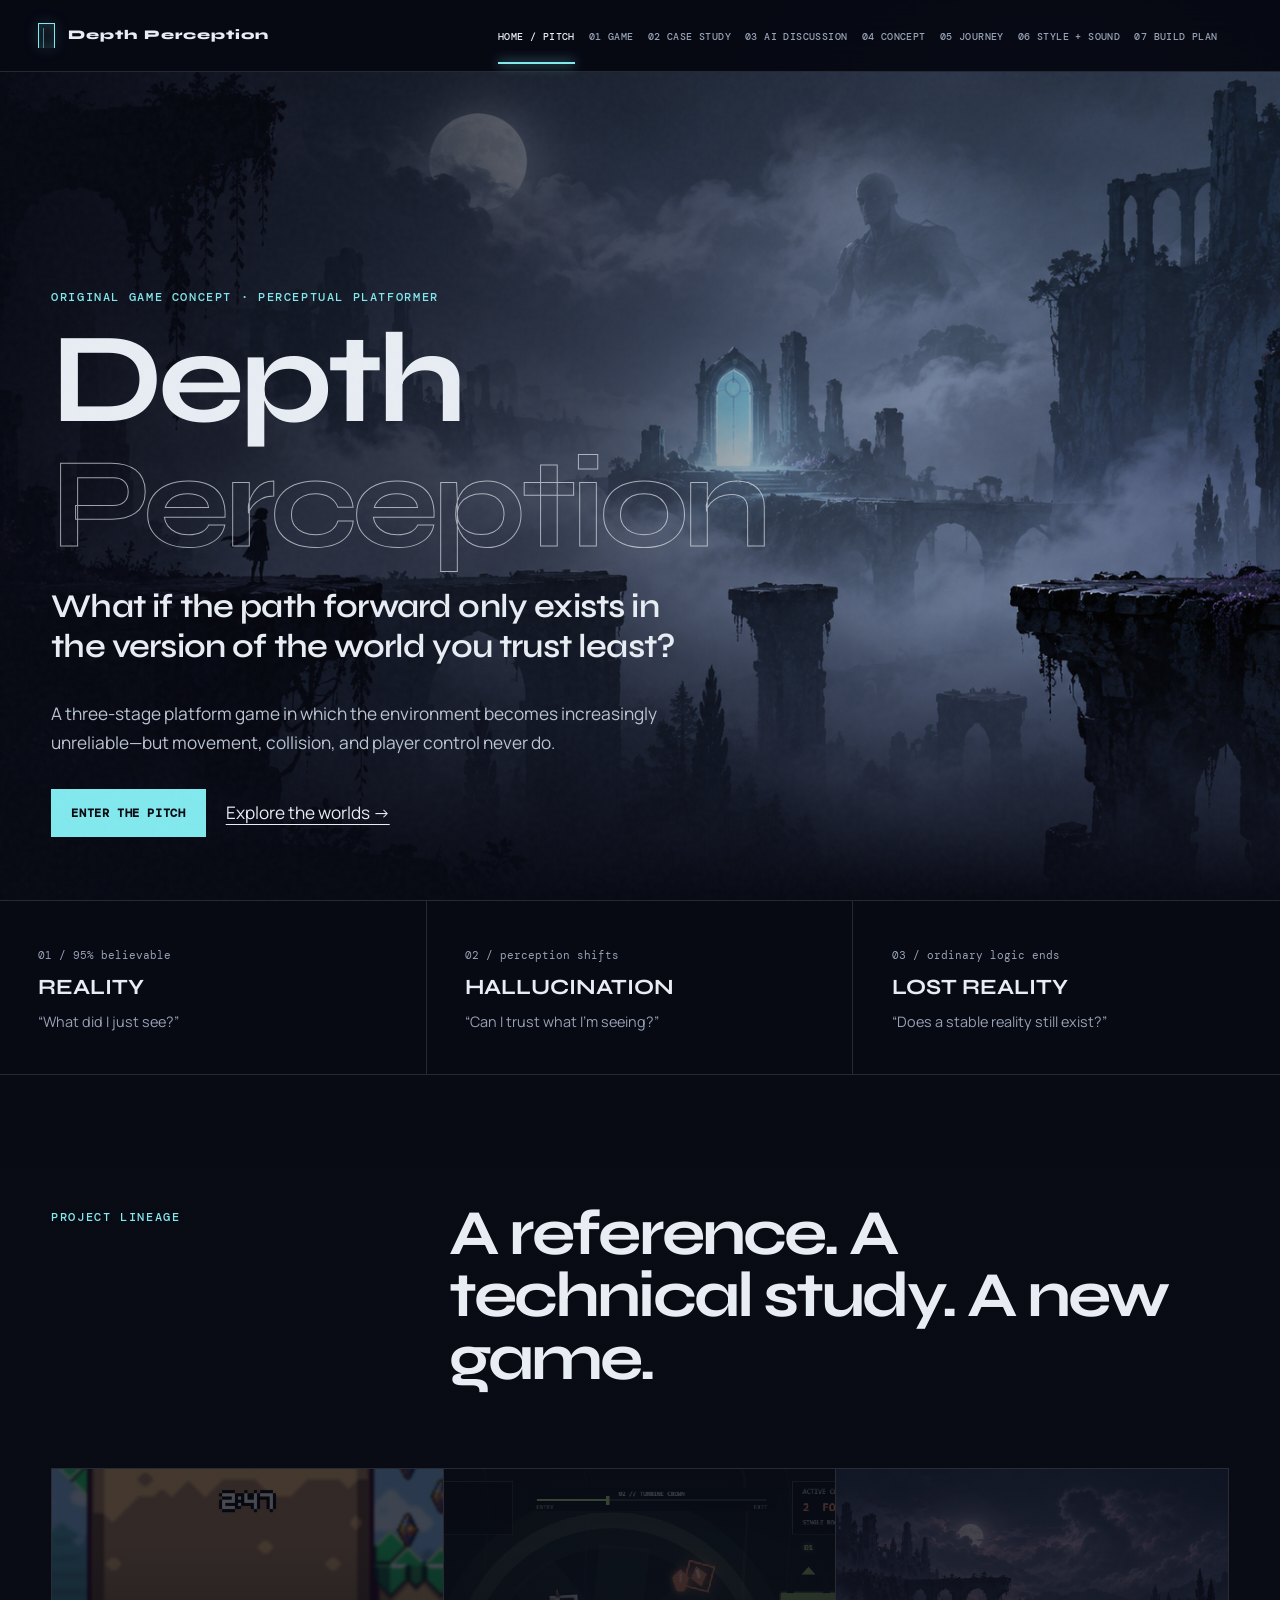
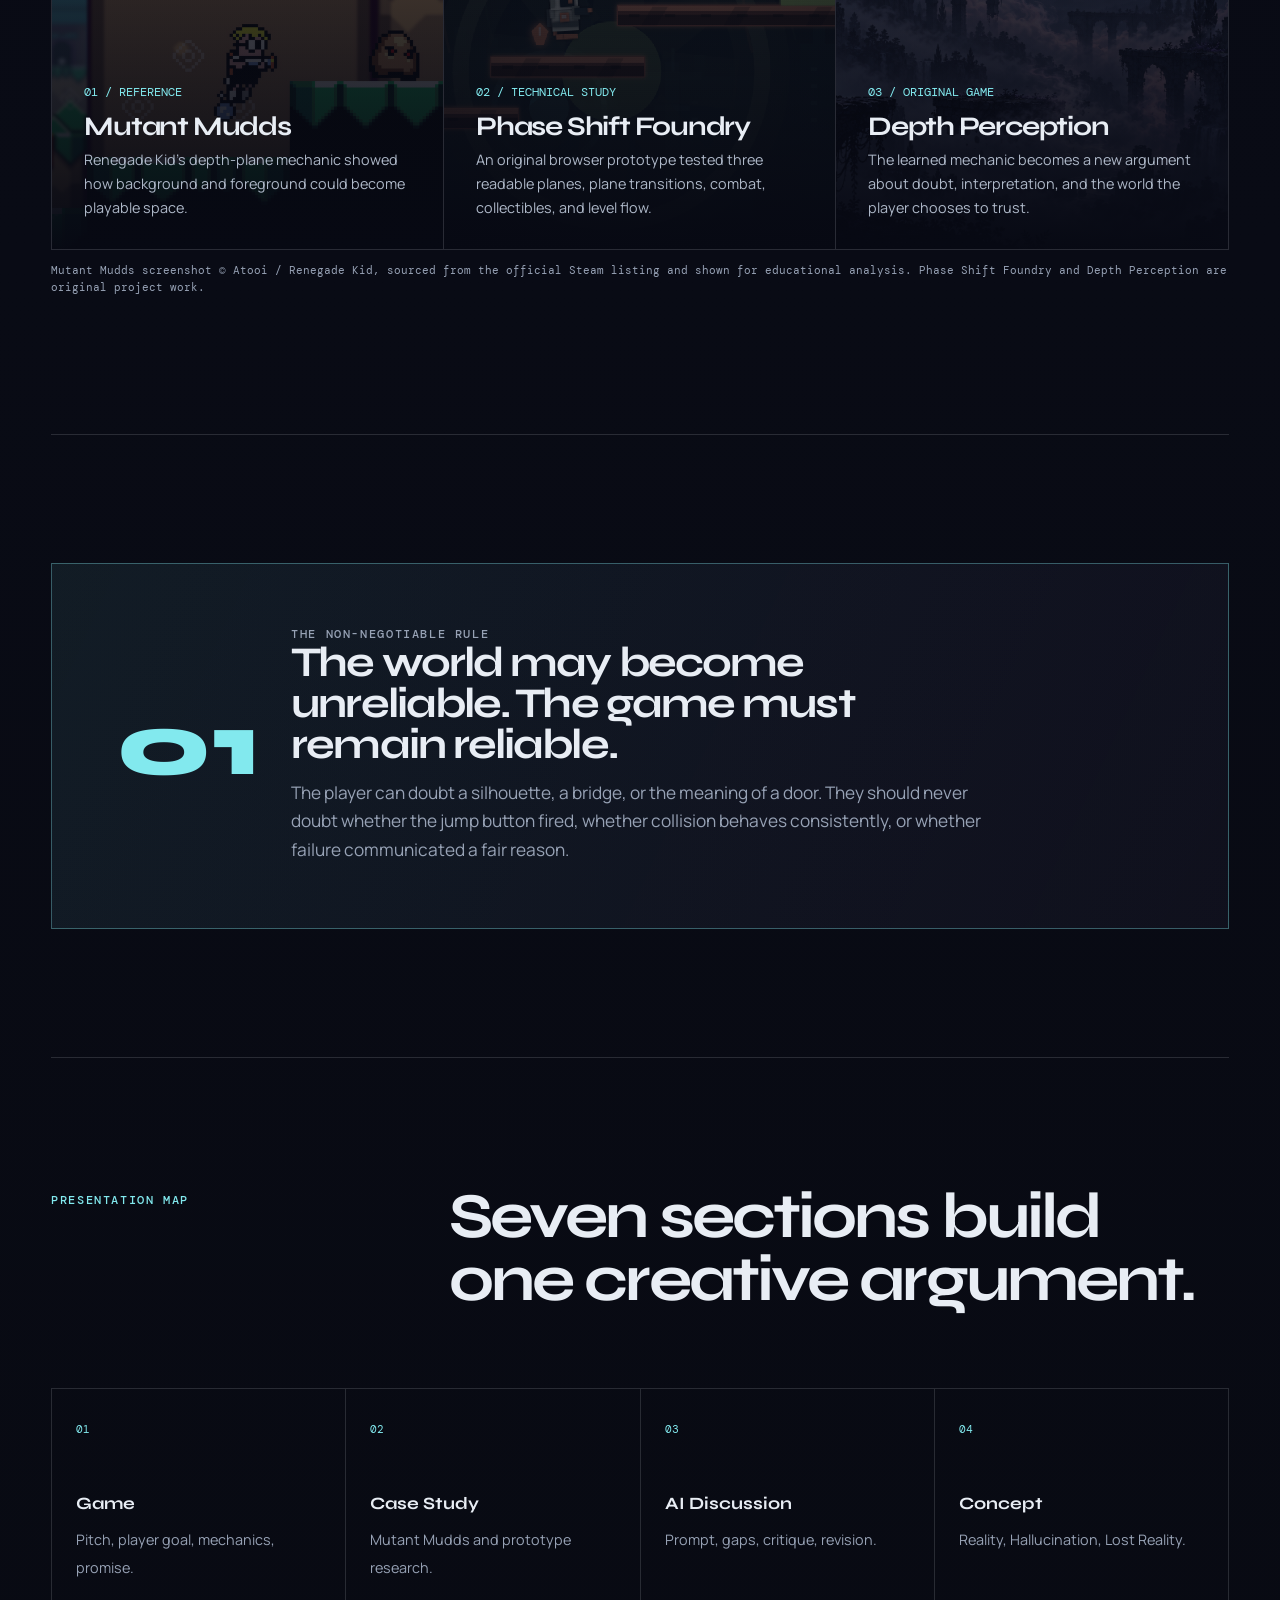
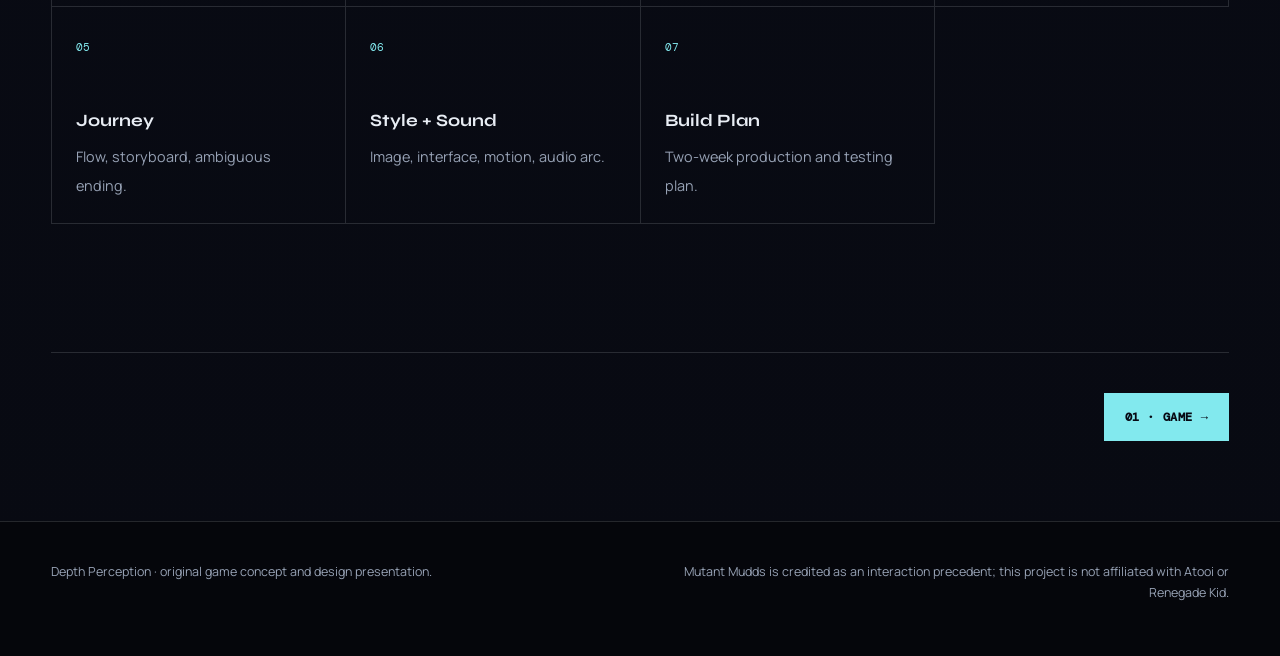
<file: index.html>
<!doctype html><html lang="en"><head><meta charset="utf-8"><meta name="viewport" content="width=device-width,initial-scale=1"><meta name="theme-color" content="#070913"><meta name="description" content="Depth Perception is an original platform game pitch about unreliable perception across Reality, Hallucination, and Lost Reality."><title>Depth Perception — Game Pitch</title><link rel="stylesheet" href="styles.css"></head><body>
<a class="skip-link" href="#content">Skip to content</a><div class="page-progress" aria-hidden="true"></div>
<header class="site-header"><a class="brand" href="index.html" aria-label="Depth Perception home"><span class="brand-mark" aria-hidden="true"></span><span>Depth Perception</span></a><button class="nav-toggle" type="button" aria-expanded="false" aria-controls="site-nav">Menu</button><nav id="site-nav" class="site-nav" aria-label="Primary"><a href="index.html" aria-current="page">Home / Pitch</a><a href="01-game.html">01 Game</a><a href="02-case-study.html">02 Case Study</a><a href="03-ai-discussion.html">03 AI Discussion</a><a href="04-concept.html">04 Concept</a><a href="05-journey.html">05 Journey</a><a href="06-style-sound.html">06 Style + Sound</a><a href="07-build-plan.html">07 Build Plan</a></nav></header>
<main id="content" class="page-main"><section class="pitch-hero"><div class="pitch-art"><img src="assets/generated/depth-perception-hero.png" alt="A lone figure faces a luminous door across layered ruins and fog"></div><div class="pitch-copy reveal"><p class="eyebrow">Original game concept · perceptual platformer</p><h1>Depth <em>Perception</em></h1><p class="pitch-hook">What if the path forward only exists in the version of the world you trust least?</p><p class="pitch-summary">A three-stage platform game in which the environment becomes increasingly unreliable—but movement, collision, and player control never do.</p><div class="hero-actions"><a class="button" href="01-game.html">Enter the pitch</a><a class="text-link" href="04-concept.html">Explore the worlds →</a></div></div></section>
<section class="stage-index" aria-label="Three game stages"><a href="04-concept.html#reality"><span>01 / 95% believable</span><b>REALITY</b><small>“What did I just see?”</small></a><a href="04-concept.html#hallucination"><span>02 / perception shifts</span><b>HALLUCINATION</b><small>“Can I trust what I’m seeing?”</small></a><a href="04-concept.html#lost-reality"><span>03 / ordinary logic ends</span><b>LOST REALITY</b><small>“Does a stable reality still exist?”</small></a></section>
<section class="section"><div class="section-heading reveal"><p class="eyebrow">Project lineage</p><h2>A reference. A technical study. A new game.</h2></div><div class="project-lineage reveal"><article class="lineage-card"><img src="assets/references/mutant-mudds-01.jpg" alt="Mutant Mudds gameplay screenshot"><div class="content"><span class="number">01 / REFERENCE</span><h3>Mutant Mudds</h3><p>Renegade Kid’s depth-plane mechanic showed how background and foreground could become playable space.</p></div></article><article class="lineage-card"><img src="assets/prototype/phase-shift-depth.png" alt="Phase Shift Foundry prototype showing its foreground collision plane"><div class="content"><span class="number">02 / TECHNICAL STUDY</span><h3>Phase Shift Foundry</h3><p>An original browser prototype tested three readable planes, plane transitions, combat, collectibles, and level flow.</p></div></article><article class="lineage-card"><img src="assets/generated/hallucination.png" alt="Depth Perception hallucination concept art"><div class="content"><span class="number">03 / ORIGINAL GAME</span><h3>Depth Perception</h3><p>The learned mechanic becomes a new argument about doubt, interpretation, and the world the player chooses to trust.</p></div></article></div><p class="caption">Mutant Mudds screenshot © Atooi / Renegade Kid, sourced from the official Steam listing and shown for educational analysis. Phase Shift Foundry and Depth Perception are original project work.</p></section>
<section class="section rule"><div class="rule-banner reveal"><strong>01</strong><div><p class="eyebrow">The non-negotiable rule</p><h2>The world may become unreliable. The game must remain reliable.</h2><p>The player can doubt a silhouette, a bridge, or the meaning of a door. They should never doubt whether the jump button fired, whether collision behaves consistently, or whether failure communicated a fair reason.</p></div></div></section>
<section class="section rule"><div class="section-heading reveal"><p class="eyebrow">Presentation map</p><h2>Seven sections build one creative argument.</h2></div><div class="topic-grid reveal"><a href="01-game.html"><span>01</span><b>Game</b><small>Pitch, player goal, mechanics, promise.</small></a><a href="02-case-study.html"><span>02</span><b>Case Study</b><small>Mutant Mudds and prototype research.</small></a><a href="03-ai-discussion.html"><span>03</span><b>AI Discussion</b><small>Prompt, gaps, critique, revision.</small></a><a href="04-concept.html"><span>04</span><b>Concept</b><small>Reality, Hallucination, Lost Reality.</small></a><a href="05-journey.html"><span>05</span><b>Journey</b><small>Flow, storyboard, ambiguous ending.</small></a><a href="06-style-sound.html"><span>06</span><b>Style + Sound</b><small>Image, interface, motion, audio arc.</small></a><a href="07-build-plan.html"><span>07</span><b>Build Plan</b><small>Two-week production and testing plan.</small></a></div></section><nav class="page-next" aria-label="Next page"><span></span><a class="button" href="01-game.html">01 · Game →</a></nav></main>
<footer class="site-footer"><div class="footer-inner"><p>Depth Perception · original game concept and design presentation.</p><p>Mutant Mudds is credited as an interaction precedent; this project is not affiliated with Atooi or Renegade Kid.</p></div></footer><script src="script.js"></script></body></html>
</file>
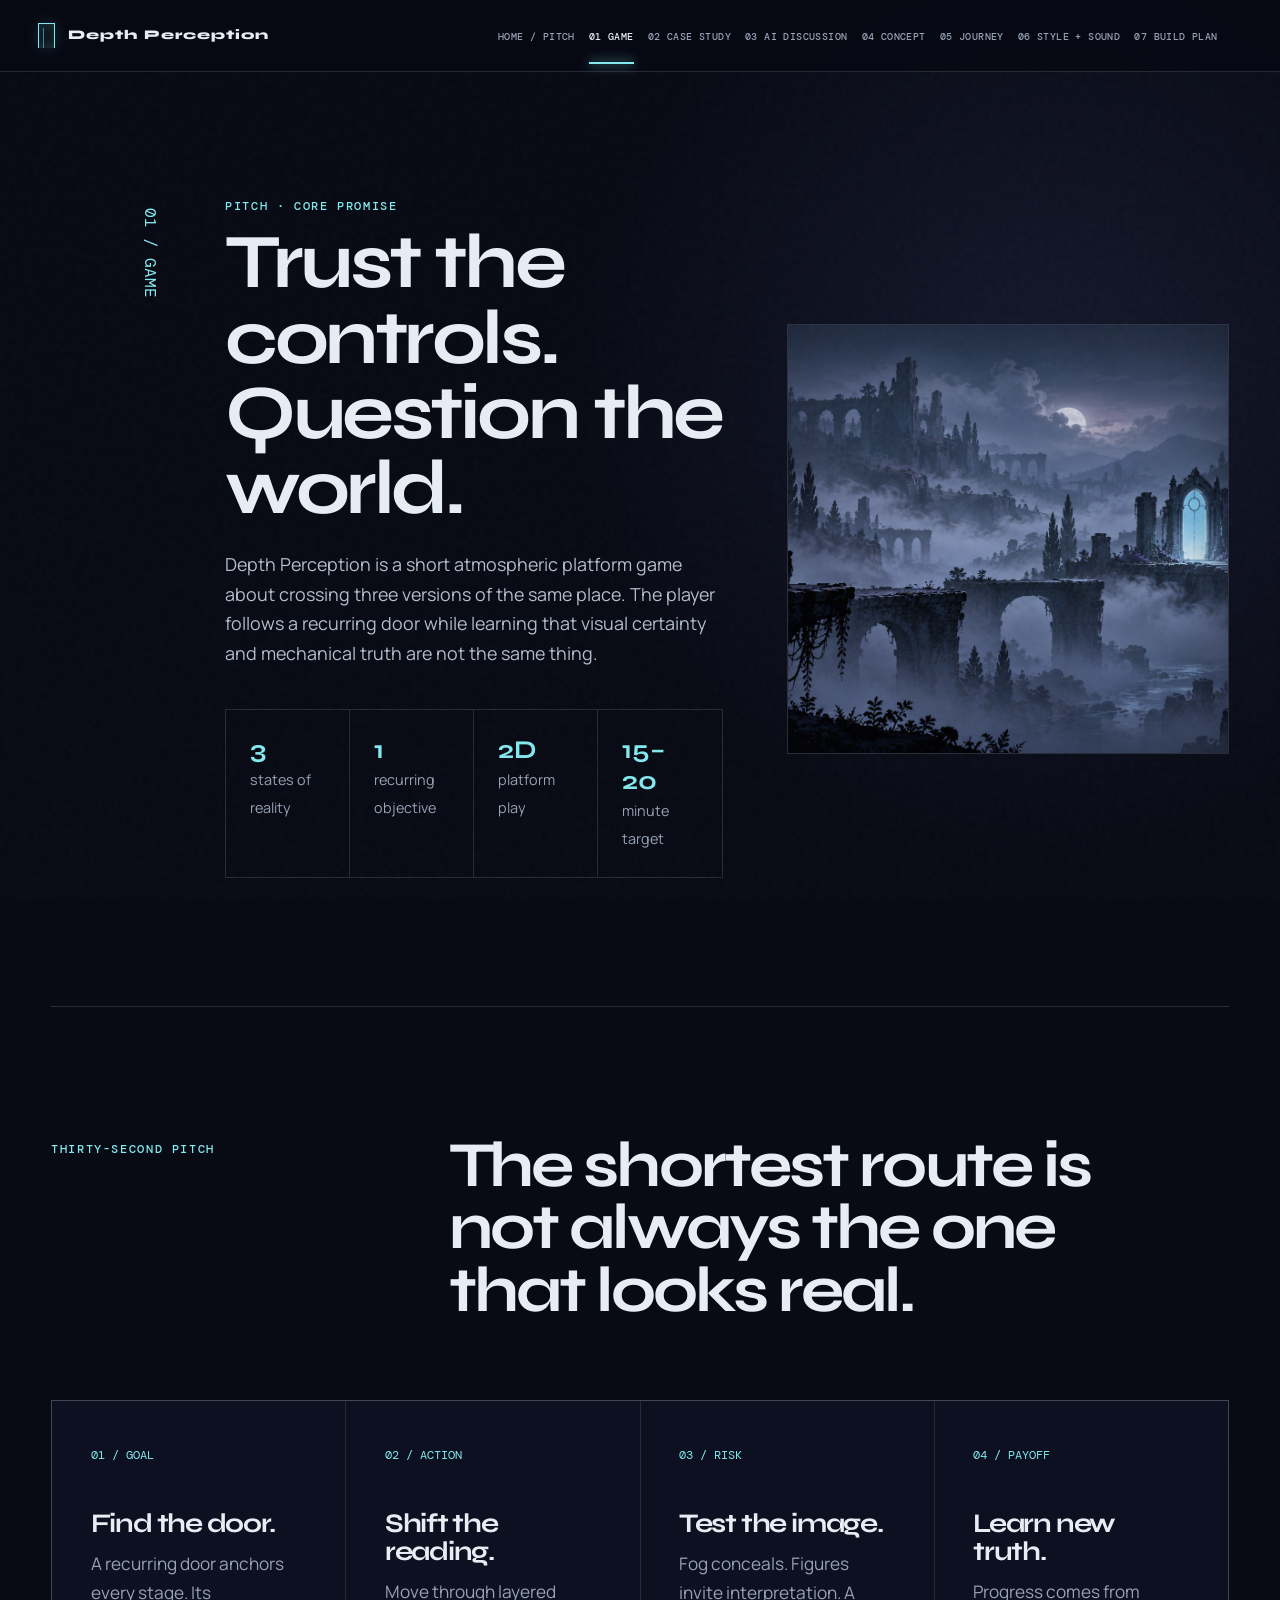
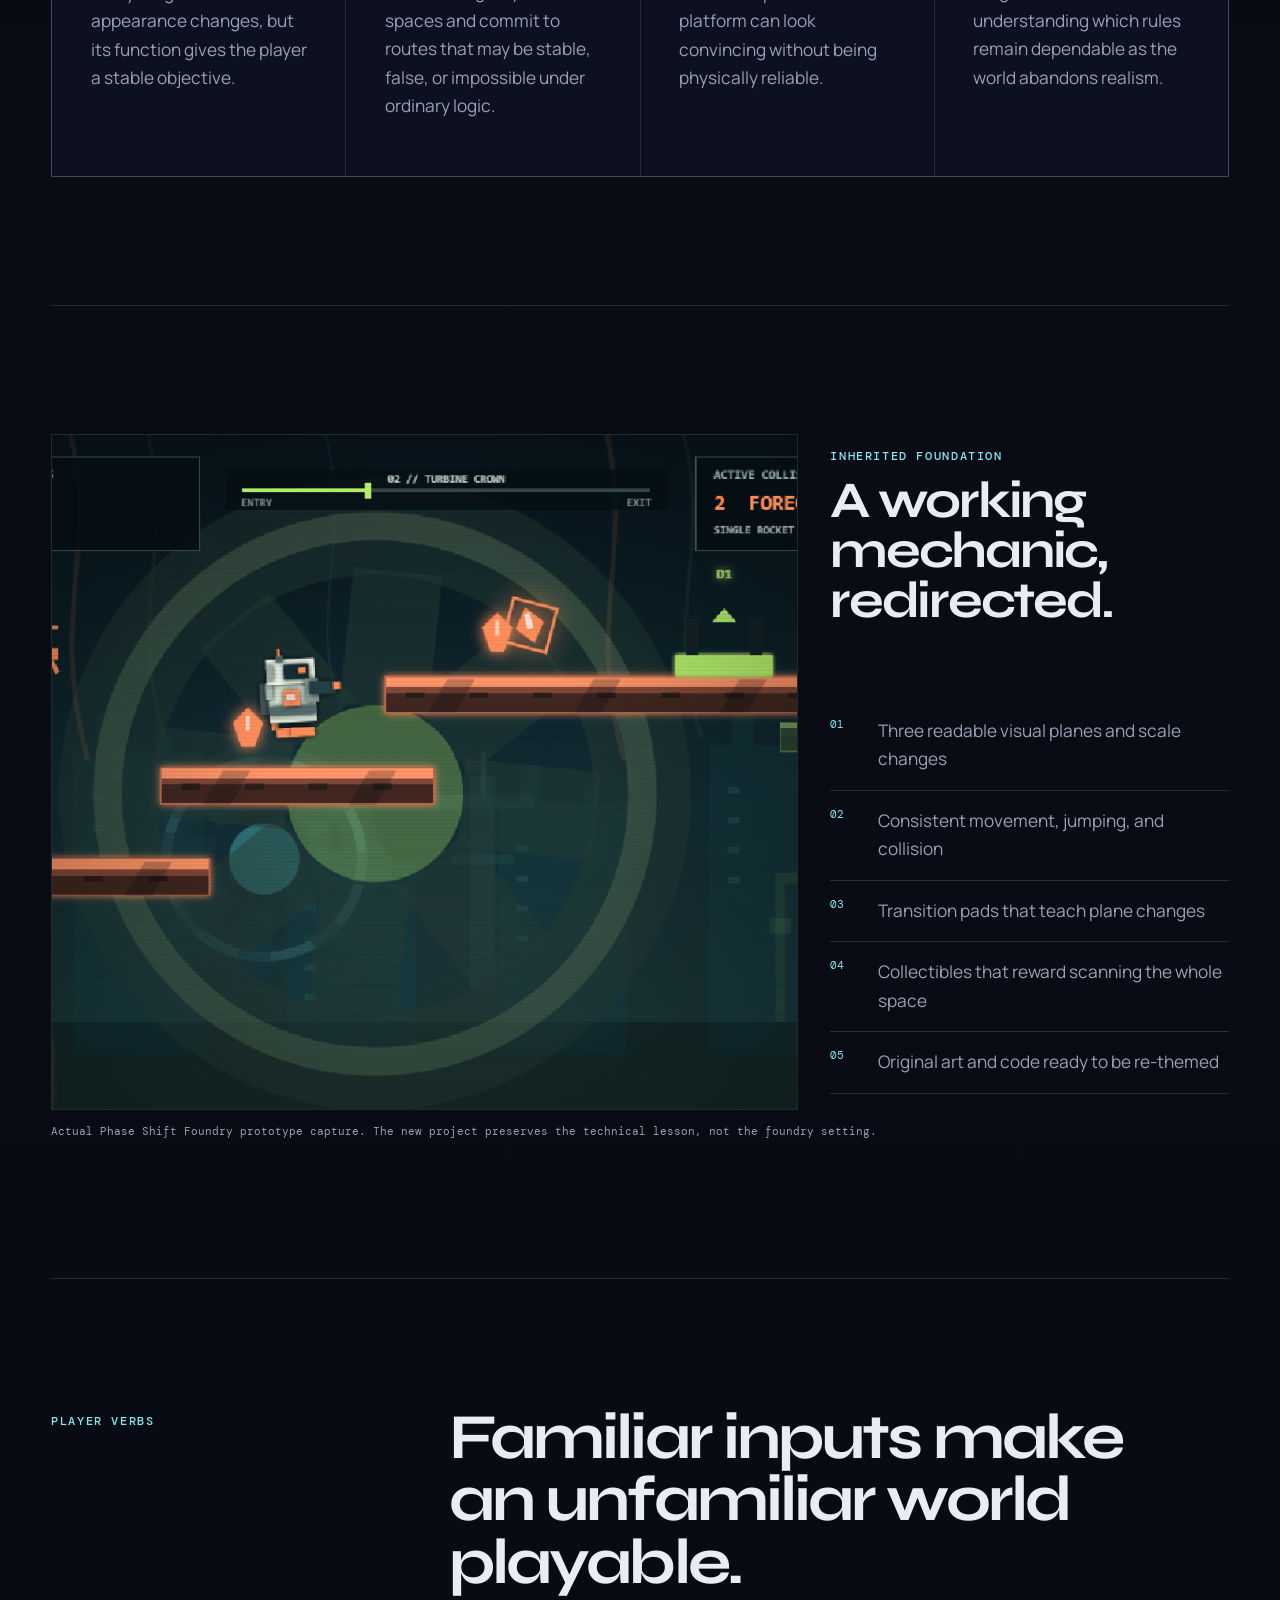
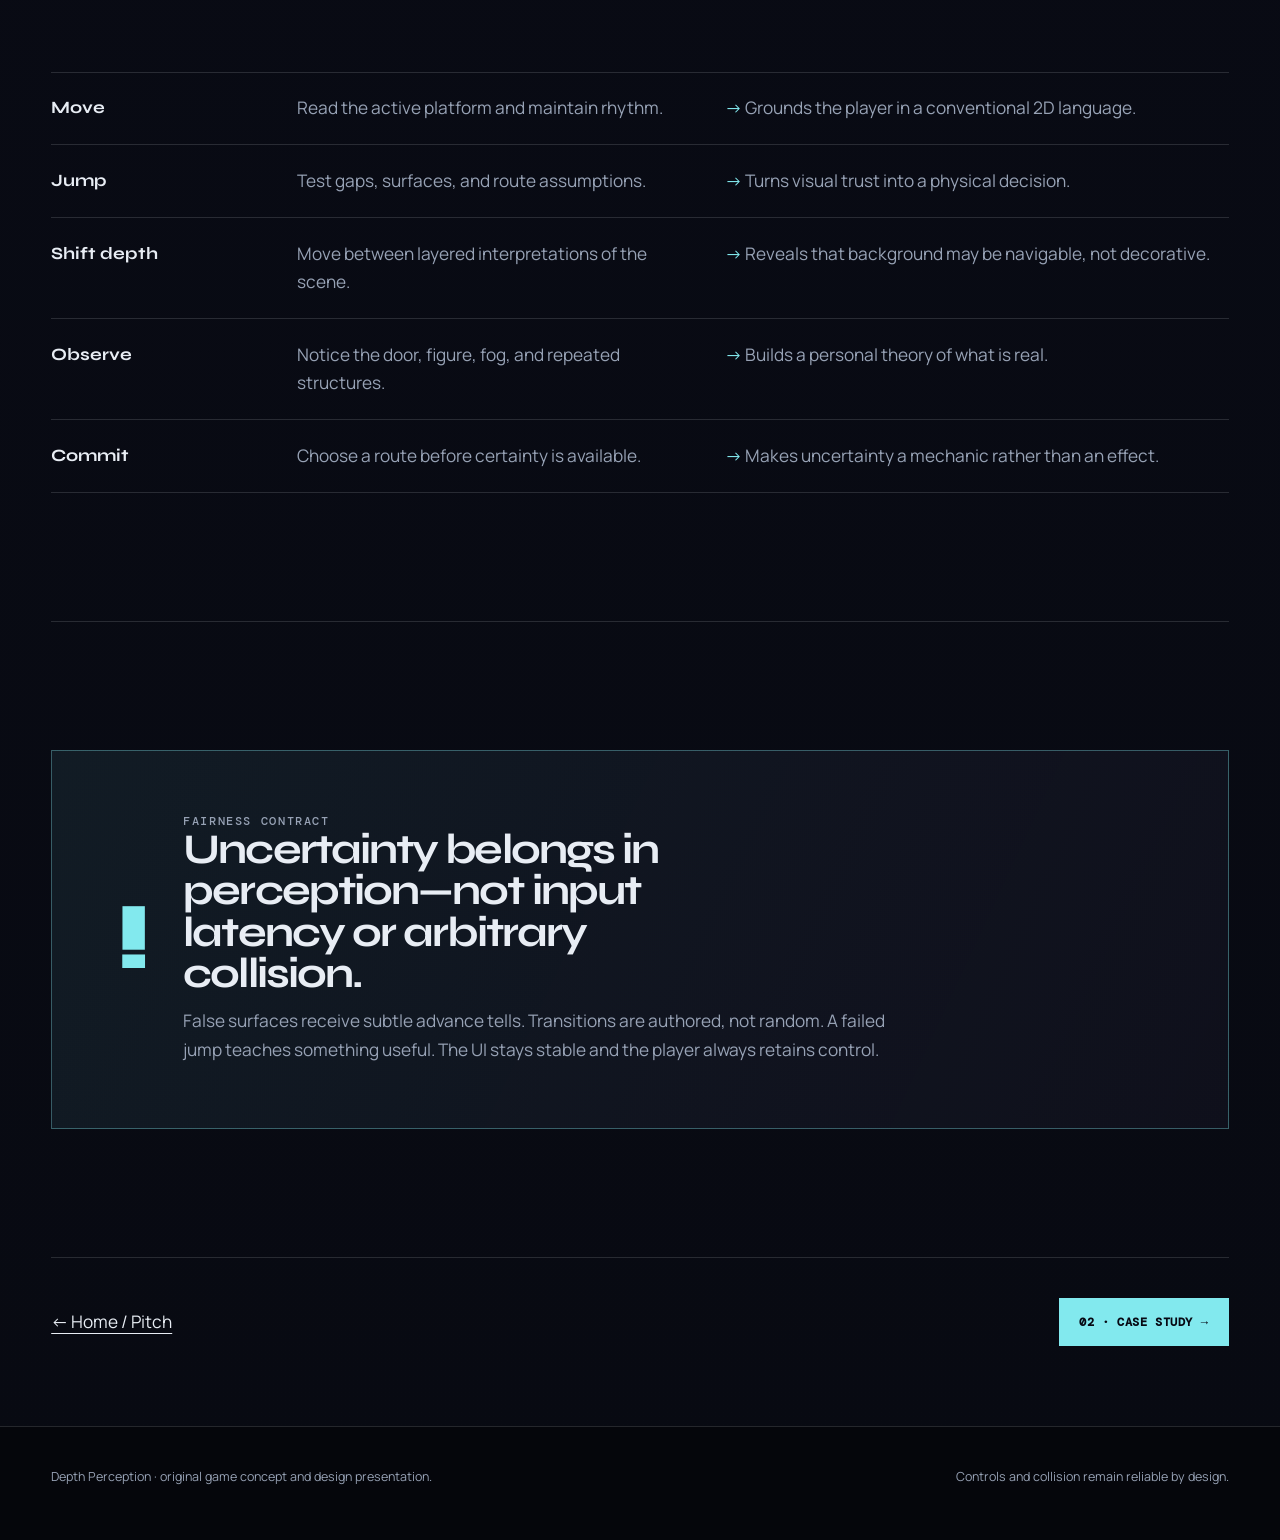
<file: 01-game.html>
<!doctype html><html lang="en"><head><meta charset="utf-8"><meta name="viewport" content="width=device-width,initial-scale=1"><meta name="theme-color" content="#070913"><meta name="description" content="The game pitch, player goal, core loop, mechanics, and design promise for Depth Perception."><title>01 Game — Depth Perception</title><link rel="stylesheet" href="styles.css"></head><body>
<a class="skip-link" href="#content">Skip to content</a><div class="page-progress" aria-hidden="true"></div><header class="site-header"><a class="brand" href="index.html"><span class="brand-mark" aria-hidden="true"></span><span>Depth Perception</span></a><button class="nav-toggle" type="button" aria-expanded="false" aria-controls="site-nav">Menu</button><nav id="site-nav" class="site-nav" aria-label="Primary"><a href="index.html">Home / Pitch</a><a href="01-game.html" aria-current="page">01 Game</a><a href="02-case-study.html">02 Case Study</a><a href="03-ai-discussion.html">03 AI Discussion</a><a href="04-concept.html">04 Concept</a><a href="05-journey.html">05 Journey</a><a href="06-style-sound.html">06 Style + Sound</a><a href="07-build-plan.html">07 Build Plan</a></nav></header>
<main id="content" class="page-main"><section class="page-hero"><div class="page-number">01 / GAME</div><div class="page-hero-copy reveal"><p class="eyebrow">Pitch · core promise</p><h1>Trust the controls. Question the world.</h1><p class="page-lede">Depth Perception is a short atmospheric platform game about crossing three versions of the same place. The player follows a recurring door while learning that visual certainty and mechanical truth are not the same thing.</p><div class="stats"><div class="stat"><b>3</b><small>states of reality</small></div><div class="stat"><b>1</b><small>recurring objective</small></div><div class="stat"><b>2D</b><small>platform play</small></div><div class="stat"><b>15–20</b><small>minute target</small></div></div></div><div class="page-hero-art reveal"><img src="assets/generated/reality.png" alt="The Reality stage with a tiny player, layered ruins, fog, and a glowing door"></div></section>
<section class="section rule"><div class="section-heading reveal"><p class="eyebrow">Thirty-second pitch</p><h2>The shortest route is not always the one that looks real.</h2></div><div class="four-up reveal"><article class="panel-card"><span class="number">01 / GOAL</span><h3>Find the door.</h3><p>A recurring door anchors every stage. Its appearance changes, but its function gives the player a stable objective.</p></article><article class="panel-card"><span class="number">02 / ACTION</span><h3>Shift the reading.</h3><p>Move through layered spaces and commit to routes that may be stable, false, or impossible under ordinary logic.</p></article><article class="panel-card"><span class="number">03 / RISK</span><h3>Test the image.</h3><p>Fog conceals. Figures invite interpretation. A platform can look convincing without being physically reliable.</p></article><article class="panel-card"><span class="number">04 / PAYOFF</span><h3>Learn new truth.</h3><p>Progress comes from understanding which rules remain dependable as the world abandons realism.</p></article></div></section>
<section class="section rule"><div class="prototype-feature reveal"><div class="prototype-shot"><img src="assets/prototype/phase-shift-depth.png" alt="Phase Shift Foundry gameplay showing a character crossing the foreground plane"></div><div class="prototype-notes"><div><p class="eyebrow">Inherited foundation</p><h2 style="font-size:clamp(2rem,4vw,4.2rem)">A working mechanic, redirected.</h2></div><ol><li>Three readable visual planes and scale changes</li><li>Consistent movement, jumping, and collision</li><li>Transition pads that teach plane changes</li><li>Collectibles that reward scanning the whole space</li><li>Original art and code ready to be re-themed</li></ol></div></div><p class="caption">Actual Phase Shift Foundry prototype capture. The new project preserves the technical lesson, not the foundry setting.</p></section>
<section class="section rule"><div class="section-heading reveal"><p class="eyebrow">Player verbs</p><h2>Familiar inputs make an unfamiliar world playable.</h2></div><div class="action-matrix reveal"><div class="action-row"><b>Move</b><span>Read the active platform and maintain rhythm.</span><em>Grounds the player in a conventional 2D language.</em></div><div class="action-row"><b>Jump</b><span>Test gaps, surfaces, and route assumptions.</span><em>Turns visual trust into a physical decision.</em></div><div class="action-row"><b>Shift depth</b><span>Move between layered interpretations of the scene.</span><em>Reveals that background may be navigable, not decorative.</em></div><div class="action-row"><b>Observe</b><span>Notice the door, figure, fog, and repeated structures.</span><em>Builds a personal theory of what is real.</em></div><div class="action-row"><b>Commit</b><span>Choose a route before certainty is available.</span><em>Makes uncertainty a mechanic rather than an effect.</em></div></div></section>
<section class="section rule"><div class="rule-banner reveal"><strong>!</strong><div><p class="eyebrow">Fairness contract</p><h2>Uncertainty belongs in perception—not input latency or arbitrary collision.</h2><p>False surfaces receive subtle advance tells. Transitions are authored, not random. A failed jump teaches something useful. The UI stays stable and the player always retains control.</p></div></div></section><nav class="page-next" aria-label="Page navigation"><a class="text-link" href="index.html">← Home / Pitch</a><a class="button" href="02-case-study.html">02 · Case Study →</a></nav></main><footer class="site-footer"><div class="footer-inner"><p>Depth Perception · original game concept and design presentation.</p><p>Controls and collision remain reliable by design.</p></div></footer><script src="script.js"></script></body></html>
</file>
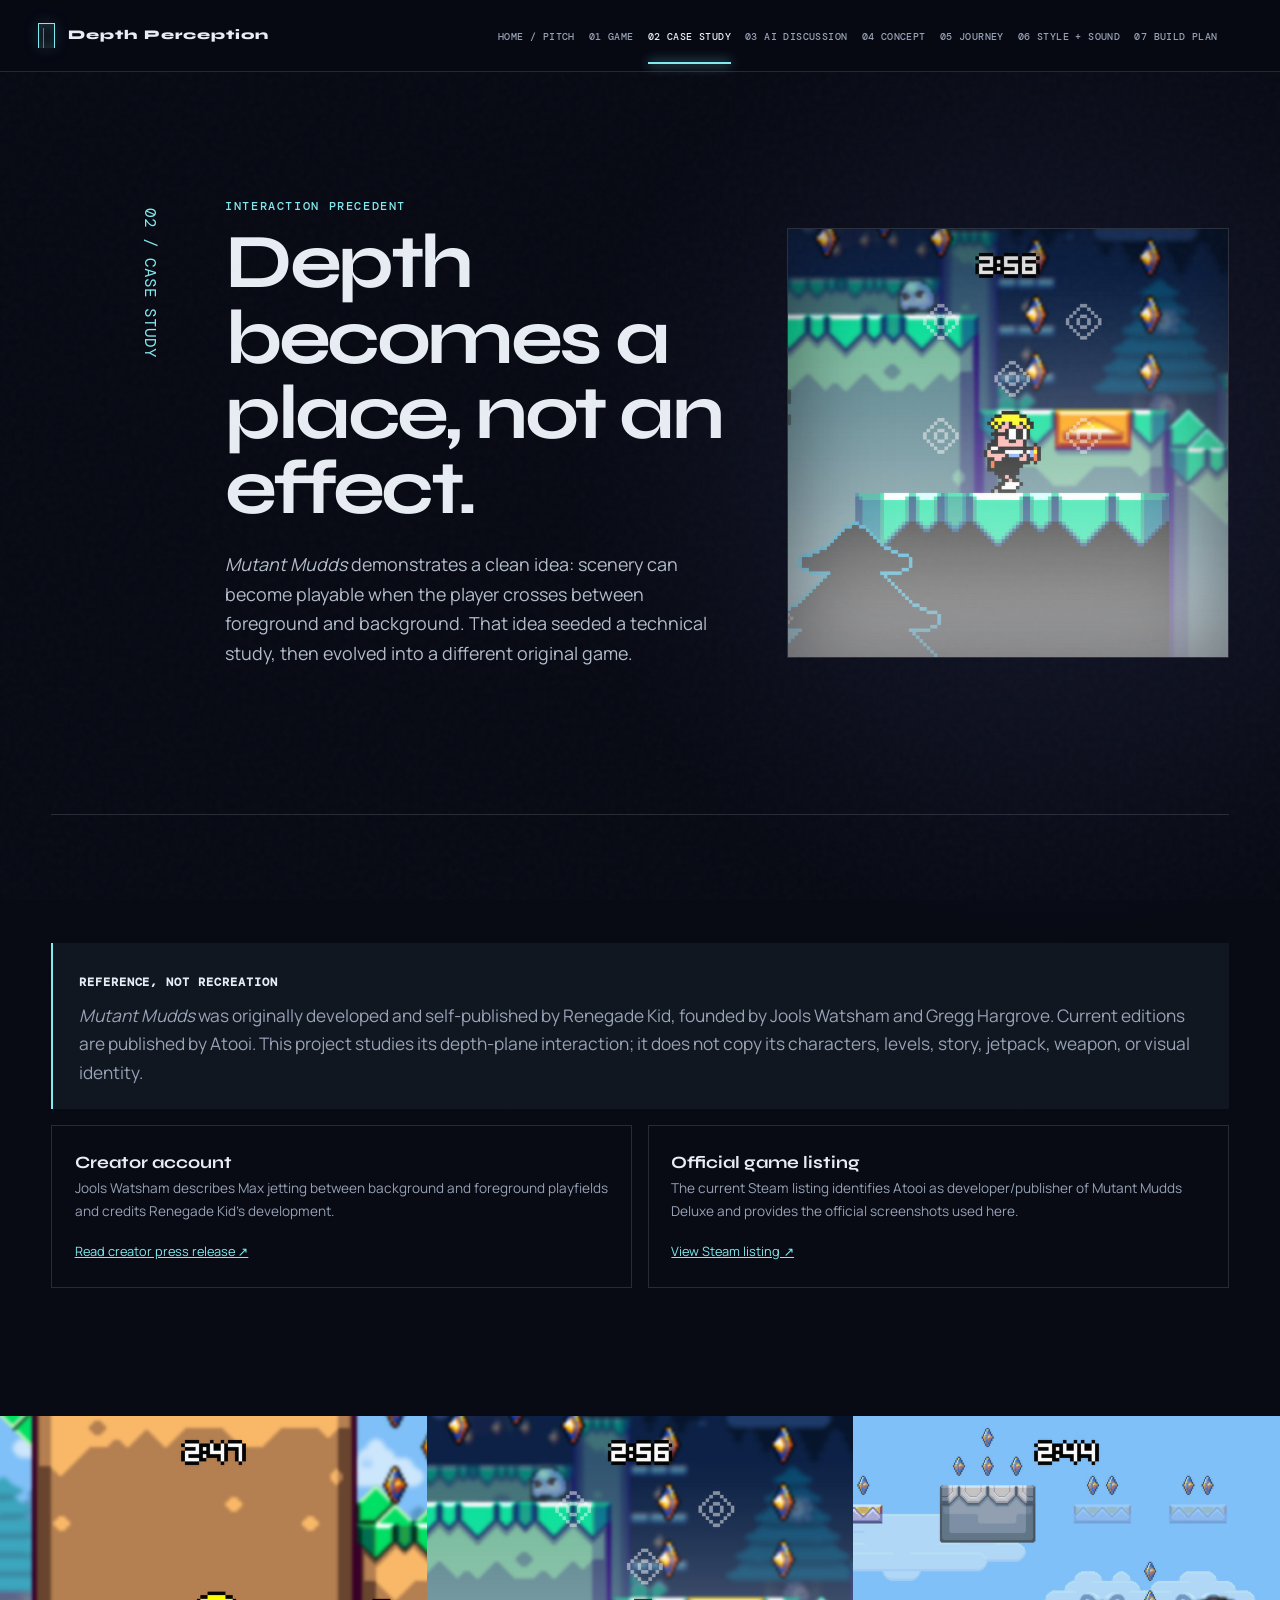
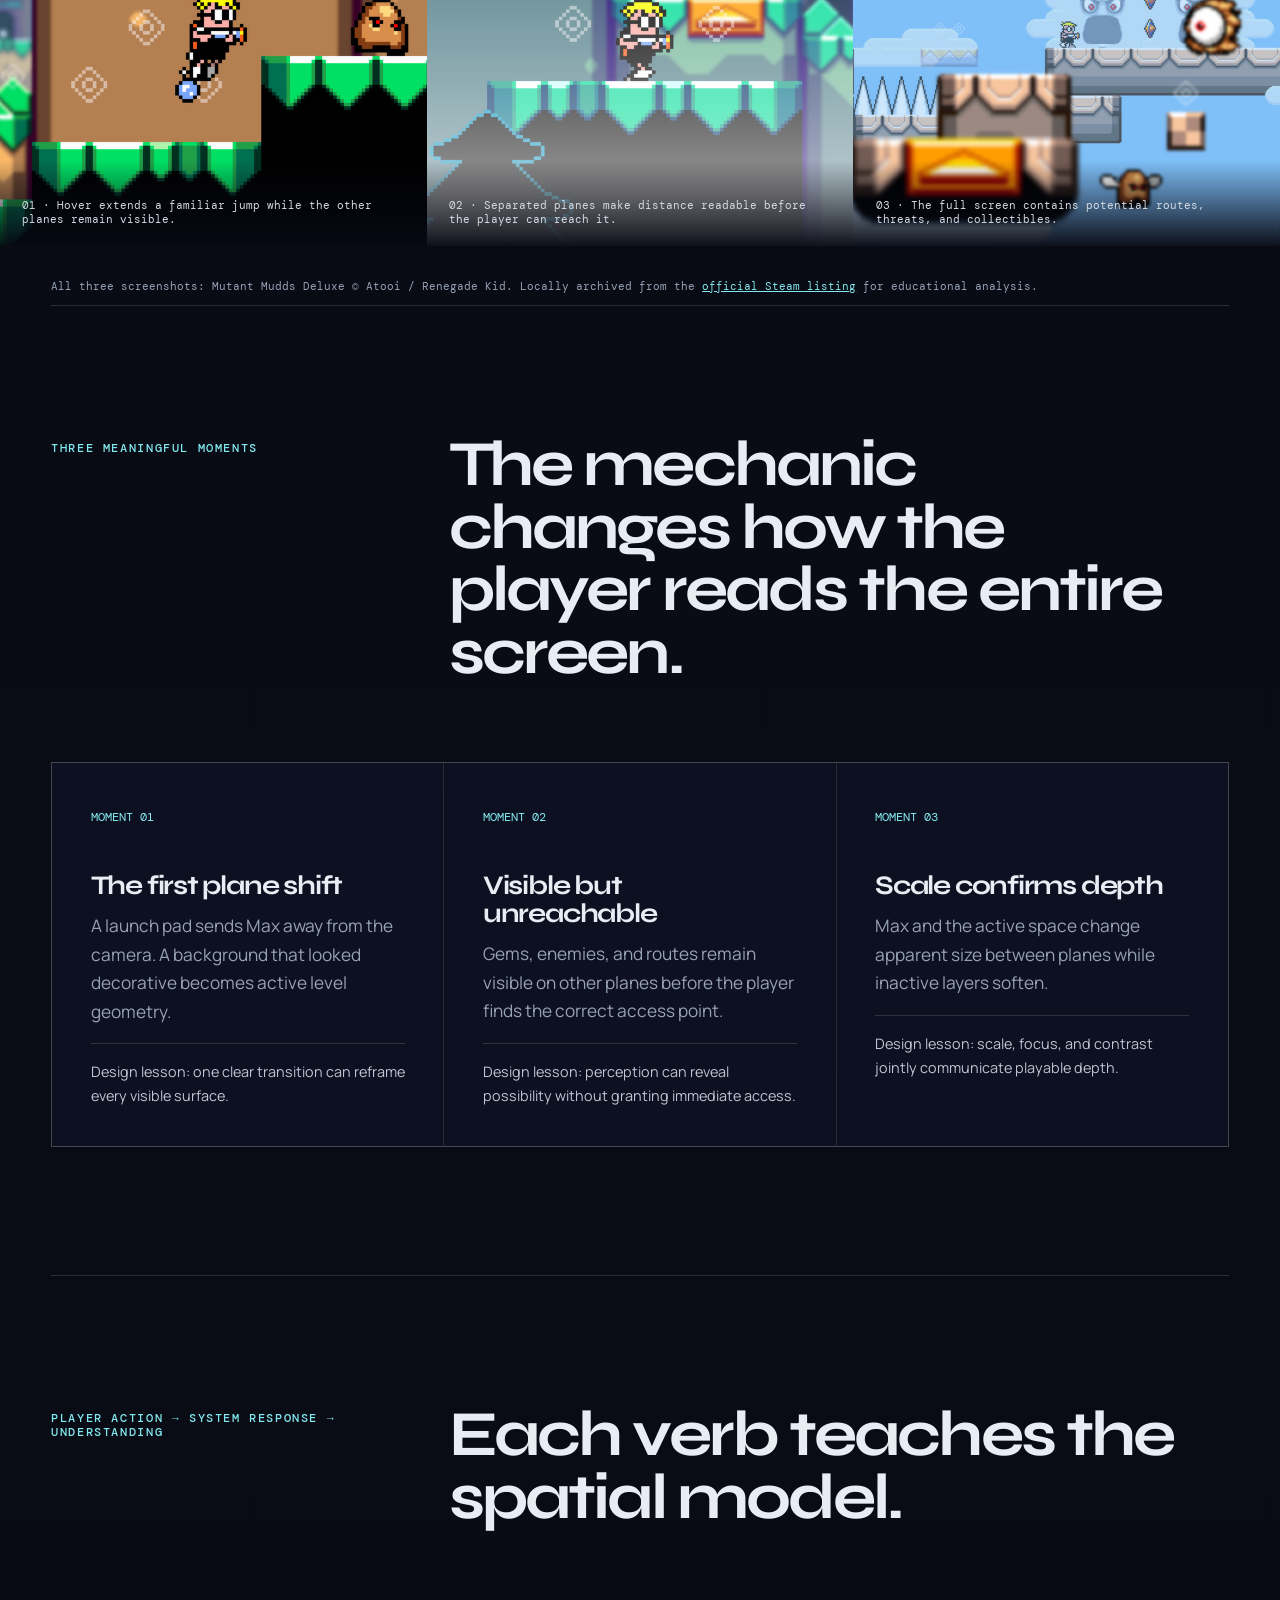
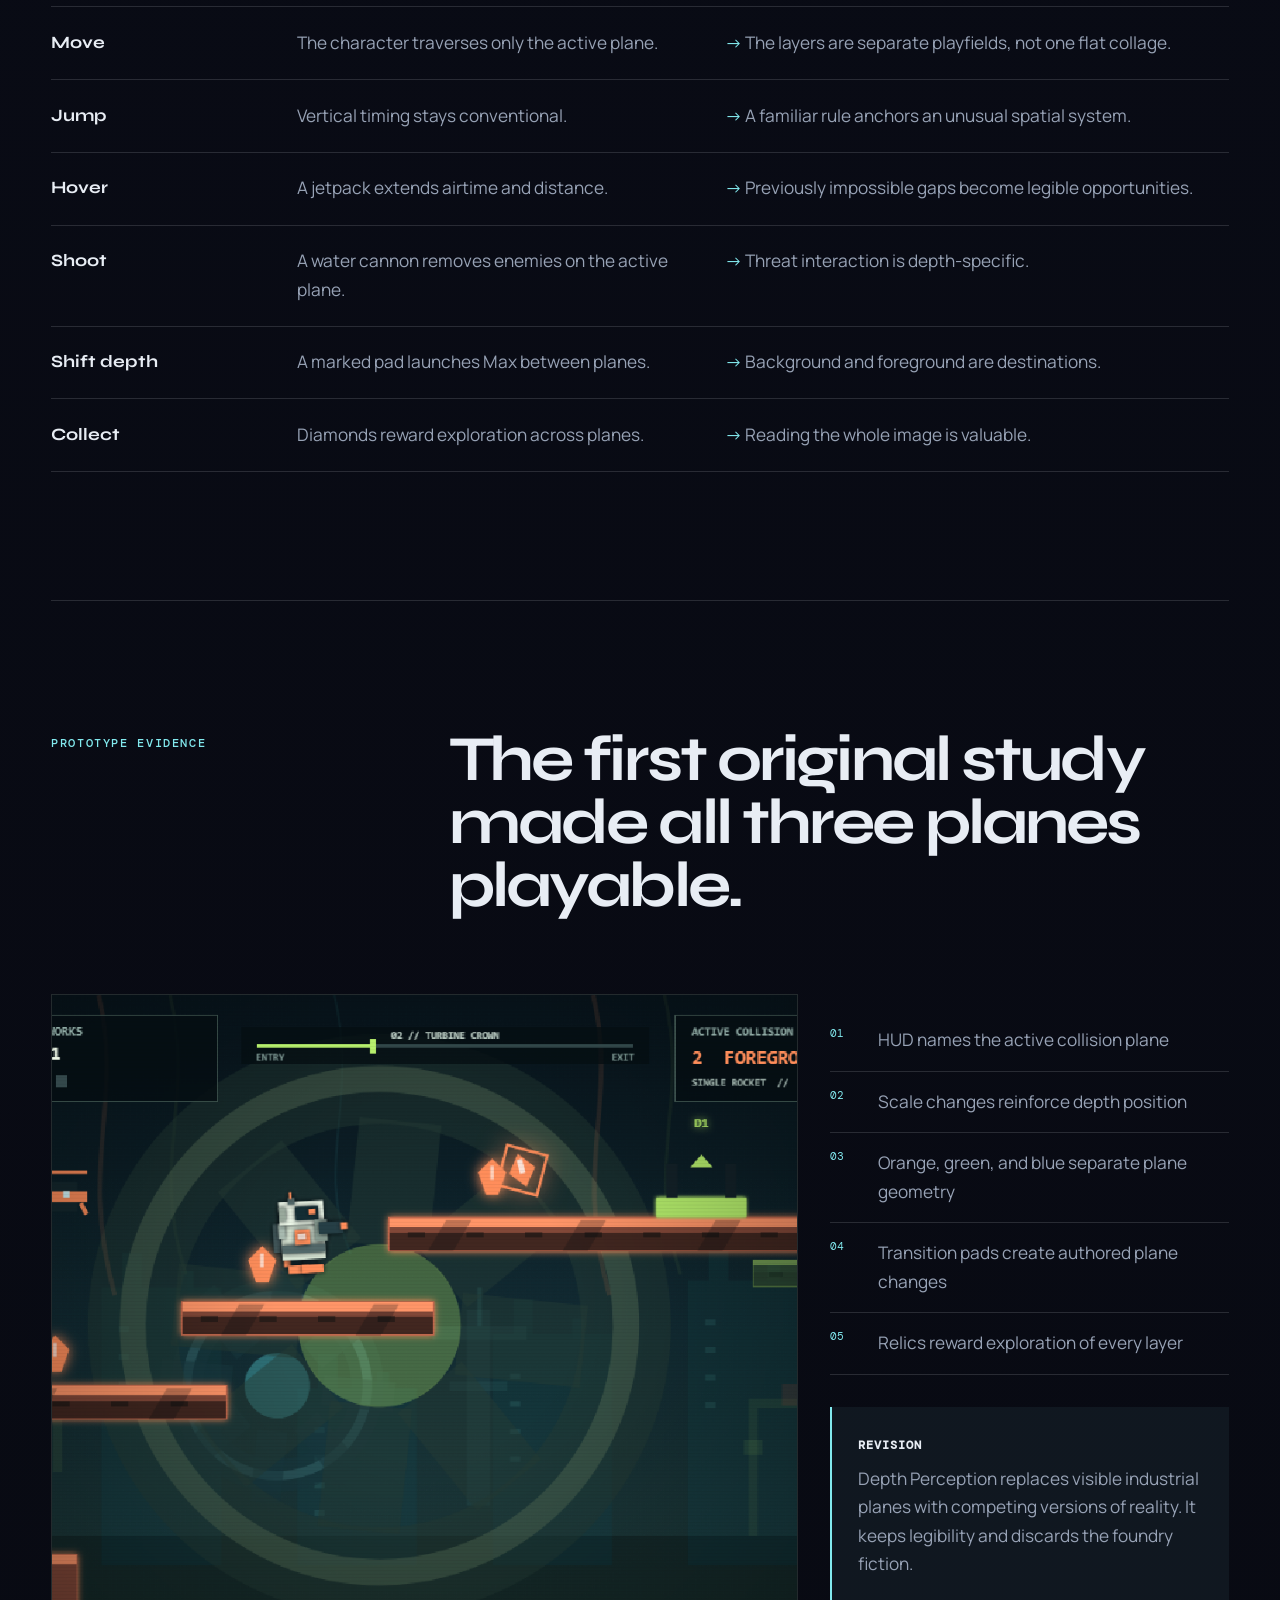
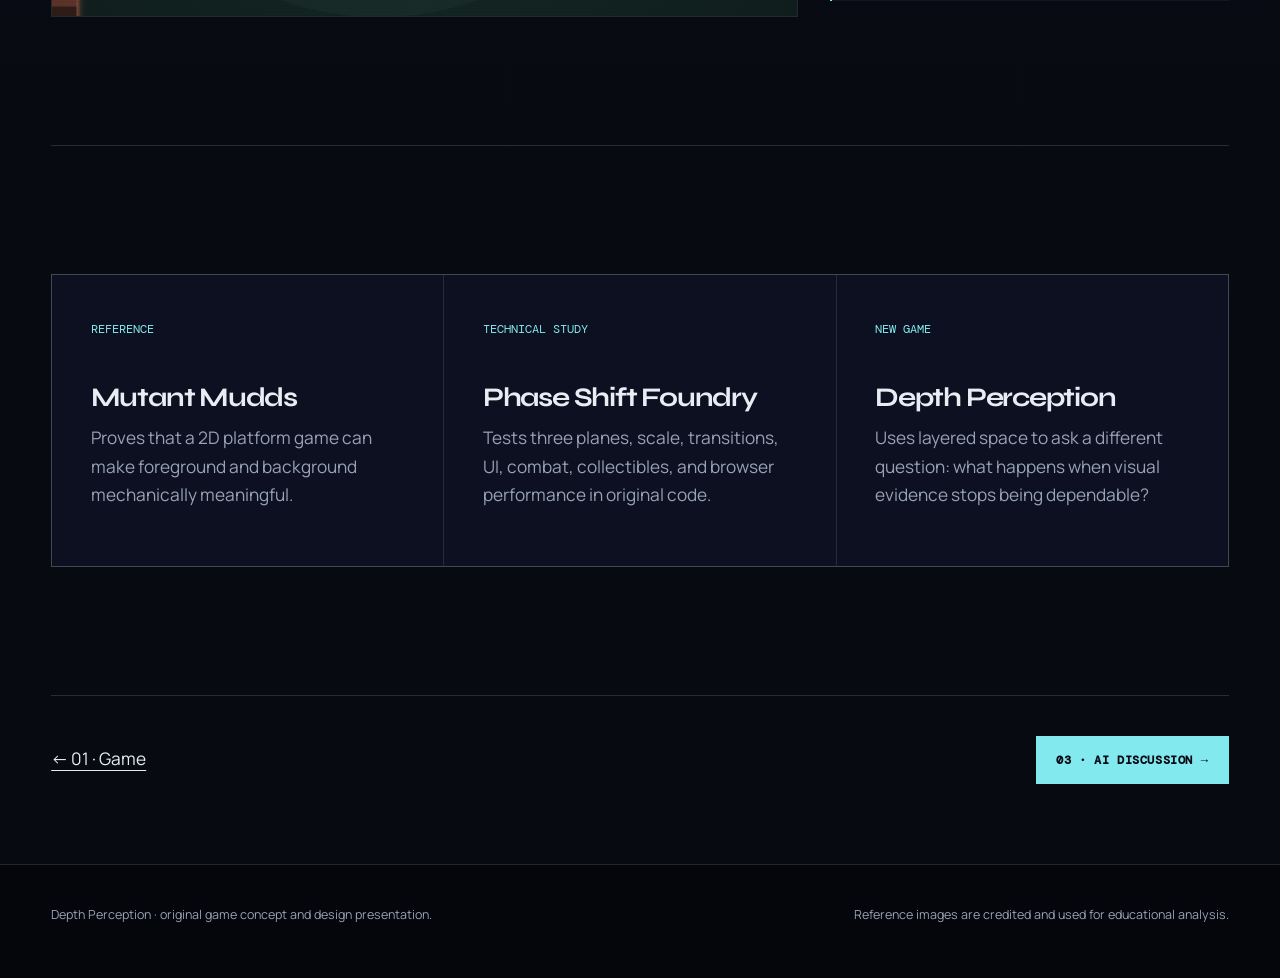
<file: 02-case-study.html>
<!doctype html><html lang="en"><head><meta charset="utf-8"><meta name="viewport" content="width=device-width,initial-scale=1"><meta name="theme-color" content="#070913"><meta name="description" content="Mutant Mudds case study and comparison to the original three-depth Phase Shift Foundry prototype."><title>02 Case Study — Depth Perception</title><link rel="stylesheet" href="styles.css"></head><body><a class="skip-link" href="#content">Skip to content</a><div class="page-progress" aria-hidden="true"></div>
<header class="site-header"><a class="brand" href="index.html"><span class="brand-mark" aria-hidden="true"></span><span>Depth Perception</span></a><button class="nav-toggle" type="button" aria-expanded="false" aria-controls="site-nav">Menu</button><nav id="site-nav" class="site-nav" aria-label="Primary"><a href="index.html">Home / Pitch</a><a href="01-game.html">01 Game</a><a href="02-case-study.html" aria-current="page">02 Case Study</a><a href="03-ai-discussion.html">03 AI Discussion</a><a href="04-concept.html">04 Concept</a><a href="05-journey.html">05 Journey</a><a href="06-style-sound.html">06 Style + Sound</a><a href="07-build-plan.html">07 Build Plan</a></nav></header>
<main id="content" class="page-main"><section class="page-hero"><div class="page-number">02 / CASE STUDY</div><div class="page-hero-copy reveal"><p class="eyebrow">Interaction precedent</p><h1>Depth becomes a place, not an effect.</h1><p class="page-lede"><em>Mutant Mudds</em> demonstrates a clean idea: scenery can become playable when the player crosses between foreground and background. That idea seeded a technical study, then evolved into a different original game.</p></div><div class="page-hero-art reveal"><img src="assets/references/mutant-mudds-02.jpg" alt="Mutant Mudds Deluxe gameplay showing separated depth planes"></div></section>
<section class="section rule"><div class="notice reveal"><strong>Reference, not recreation</strong><p><em>Mutant Mudds</em> was originally developed and self-published by Renegade Kid, founded by Jools Watsham and Gregg Hargrove. Current editions are published by Atooi. This project studies its depth-plane interaction; it does not copy its characters, levels, story, jetpack, weapon, or visual identity.</p></div><div class="source-list reveal" style="margin-top:1rem"><article class="source-card"><b>Creator account</b><p>Jools Watsham describes Max jetting between background and foreground playfields and credits Renegade Kid’s development.</p><a href="https://joolswatsham.blogspot.com/2012/12/press-release-mutant-mudds-makes-splash.html" target="_blank" rel="noreferrer">Read creator press release ↗</a></article><article class="source-card"><b>Official game listing</b><p>The current Steam listing identifies Atooi as developer/publisher of Mutant Mudds Deluxe and provides the official screenshots used here.</p><a href="https://store.steampowered.com/app/247370/Mutant_Mudds_Deluxe/" target="_blank" rel="noreferrer">View Steam listing ↗</a></article></div></section>
<section class="image-band" aria-label="Official Mutant Mudds screenshots"><figure><img src="assets/references/mutant-mudds-01.jpg" alt="Max hovering near an enemy while other depth planes remain visible"><figcaption>01 · Hover extends a familiar jump while the other planes remain visible.</figcaption></figure><figure><img src="assets/references/mutant-mudds-02.jpg" alt="Mutant Mudds character moving through a multilevel area"><figcaption>02 · Separated planes make distance readable before the player can reach it.</figcaption></figure><figure><img src="assets/references/mutant-mudds-03.jpg" alt="Mutant Mudds gameplay with layered background and foreground"><figcaption>03 · The full screen contains potential routes, threats, and collectibles.</figcaption></figure></section><div class="section" style="padding-top:1.2rem;padding-bottom:0"><p class="caption">All three screenshots: Mutant Mudds Deluxe © Atooi / Renegade Kid. Locally archived from the <a href="https://store.steampowered.com/app/247370/Mutant_Mudds_Deluxe/" target="_blank" rel="noreferrer">official Steam listing</a> for educational analysis.</p></div>
<section class="section rule"><div class="section-heading reveal"><p class="eyebrow">Three meaningful moments</p><h2>The mechanic changes how the player reads the entire screen.</h2></div><div class="three-up reveal"><article class="panel-card"><span class="number">MOMENT 01</span><h3>The first plane shift</h3><p>A launch pad sends Max away from the camera. A background that looked decorative becomes active level geometry.</p><small>Design lesson: one clear transition can reframe every visible surface.</small></article><article class="panel-card"><span class="number">MOMENT 02</span><h3>Visible but unreachable</h3><p>Gems, enemies, and routes remain visible on other planes before the player finds the correct access point.</p><small>Design lesson: perception can reveal possibility without granting immediate access.</small></article><article class="panel-card"><span class="number">MOMENT 03</span><h3>Scale confirms depth</h3><p>Max and the active space change apparent size between planes while inactive layers soften.</p><small>Design lesson: scale, focus, and contrast jointly communicate playable depth.</small></article></div></section>
<section class="section rule"><div class="section-heading reveal"><p class="eyebrow">Player action → system response → understanding</p><h2>Each verb teaches the spatial model.</h2></div><div class="action-matrix reveal"><div class="action-row"><b>Move</b><span>The character traverses only the active plane.</span><em>The layers are separate playfields, not one flat collage.</em></div><div class="action-row"><b>Jump</b><span>Vertical timing stays conventional.</span><em>A familiar rule anchors an unusual spatial system.</em></div><div class="action-row"><b>Hover</b><span>A jetpack extends airtime and distance.</span><em>Previously impossible gaps become legible opportunities.</em></div><div class="action-row"><b>Shoot</b><span>A water cannon removes enemies on the active plane.</span><em>Threat interaction is depth-specific.</em></div><div class="action-row"><b>Shift depth</b><span>A marked pad launches Max between planes.</span><em>Background and foreground are destinations.</em></div><div class="action-row"><b>Collect</b><span>Diamonds reward exploration across planes.</span><em>Reading the whole image is valuable.</em></div></div></section>
<section class="section rule"><div class="section-heading reveal"><p class="eyebrow">Prototype evidence</p><h2>The first original study made all three planes playable.</h2></div><div class="prototype-feature reveal"><div class="prototype-shot"><img src="assets/prototype/phase-shift-depth.png" alt="Phase Shift Foundry player in the foreground plane"></div><div class="prototype-notes"><ol><li>HUD names the active collision plane</li><li>Scale changes reinforce depth position</li><li>Orange, green, and blue separate plane geometry</li><li>Transition pads create authored plane changes</li><li>Relics reward exploration of every layer</li></ol><div class="notice"><strong>Revision</strong><p>Depth Perception replaces visible industrial planes with competing versions of reality. It keeps legibility and discards the foundry fiction.</p></div></div></div></section>
<section class="section rule"><div class="three-up reveal"><article class="panel-card"><span class="number">REFERENCE</span><h3>Mutant Mudds</h3><p>Proves that a 2D platform game can make foreground and background mechanically meaningful.</p></article><article class="panel-card"><span class="number">TECHNICAL STUDY</span><h3>Phase Shift Foundry</h3><p>Tests three planes, scale, transitions, UI, combat, collectibles, and browser performance in original code.</p></article><article class="panel-card"><span class="number">NEW GAME</span><h3>Depth Perception</h3><p>Uses layered space to ask a different question: what happens when visual evidence stops being dependable?</p></article></div></section><nav class="page-next" aria-label="Page navigation"><a class="text-link" href="01-game.html">← 01 · Game</a><a class="button" href="03-ai-discussion.html">03 · AI Discussion →</a></nav></main><footer class="site-footer"><div class="footer-inner"><p>Depth Perception · original game concept and design presentation.</p><p>Reference images are credited and used for educational analysis.</p></div></footer><script src="script.js"></script></body></html>
</file>
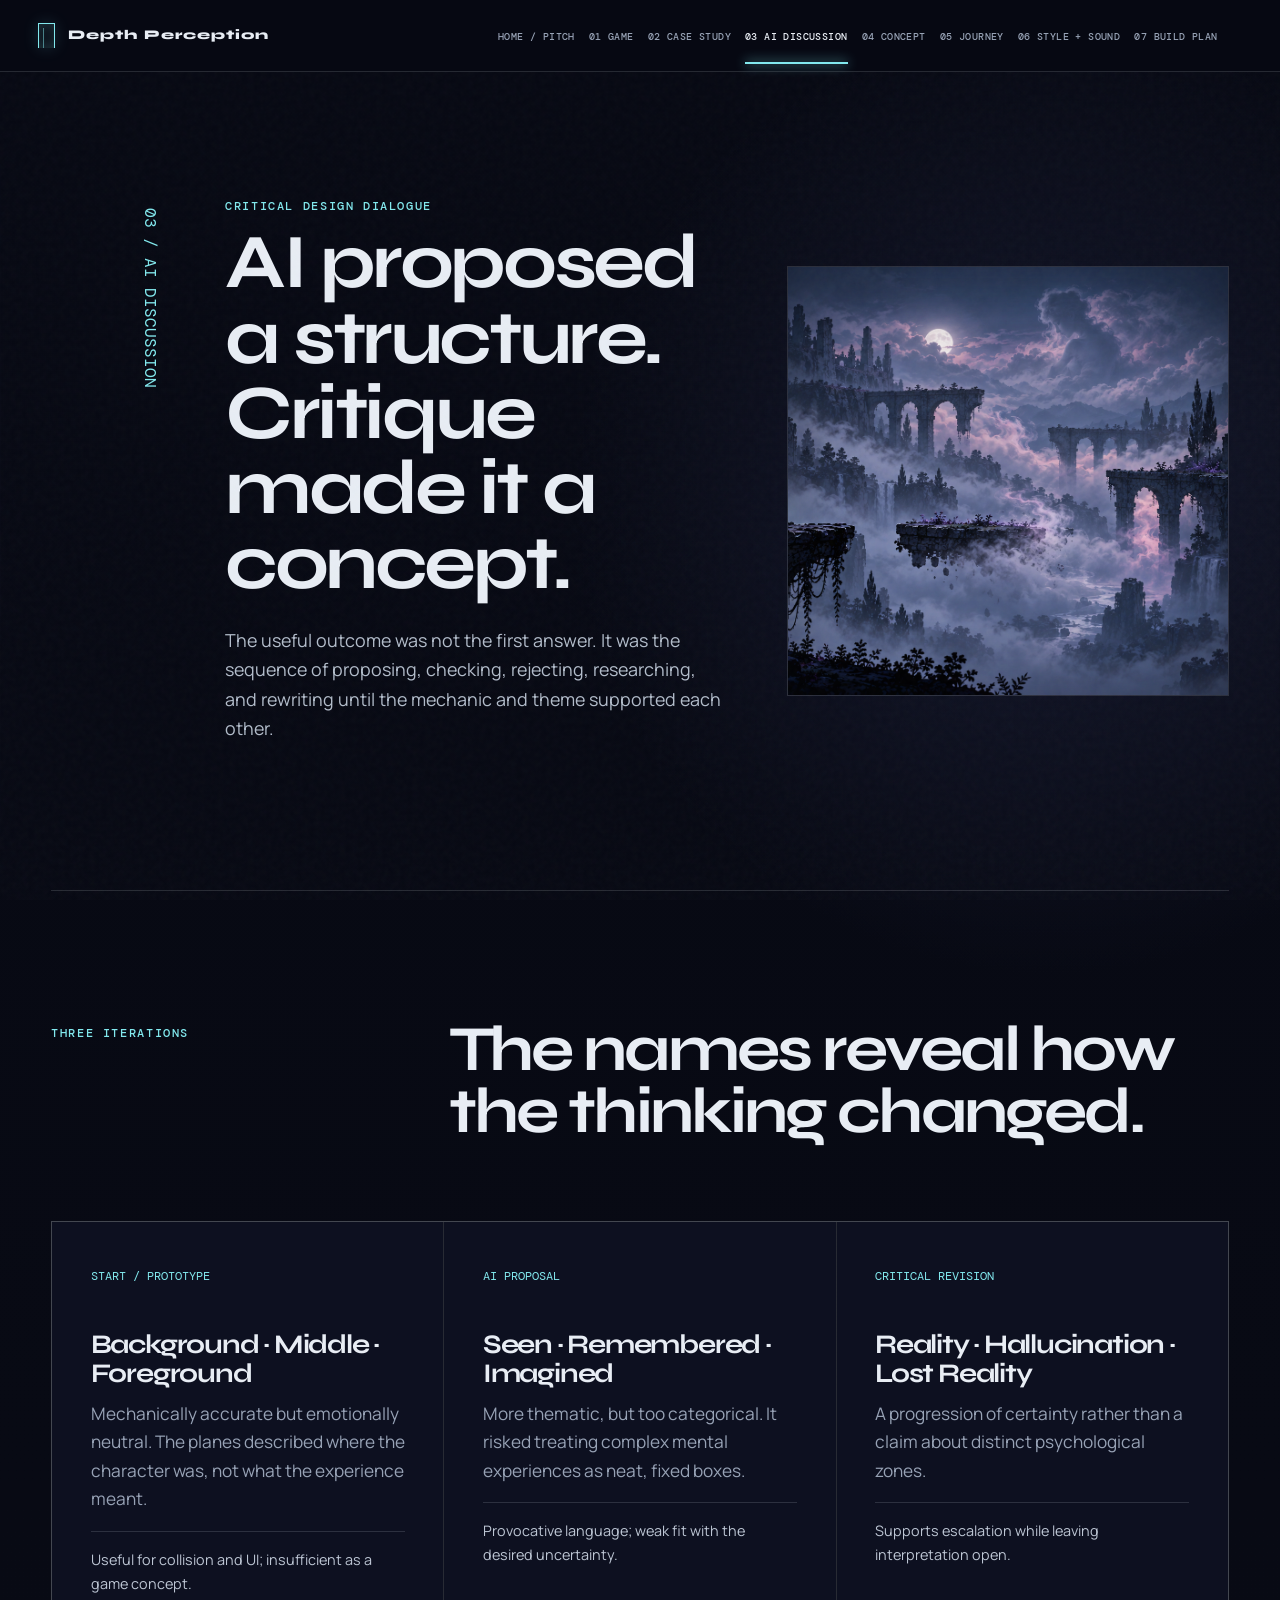
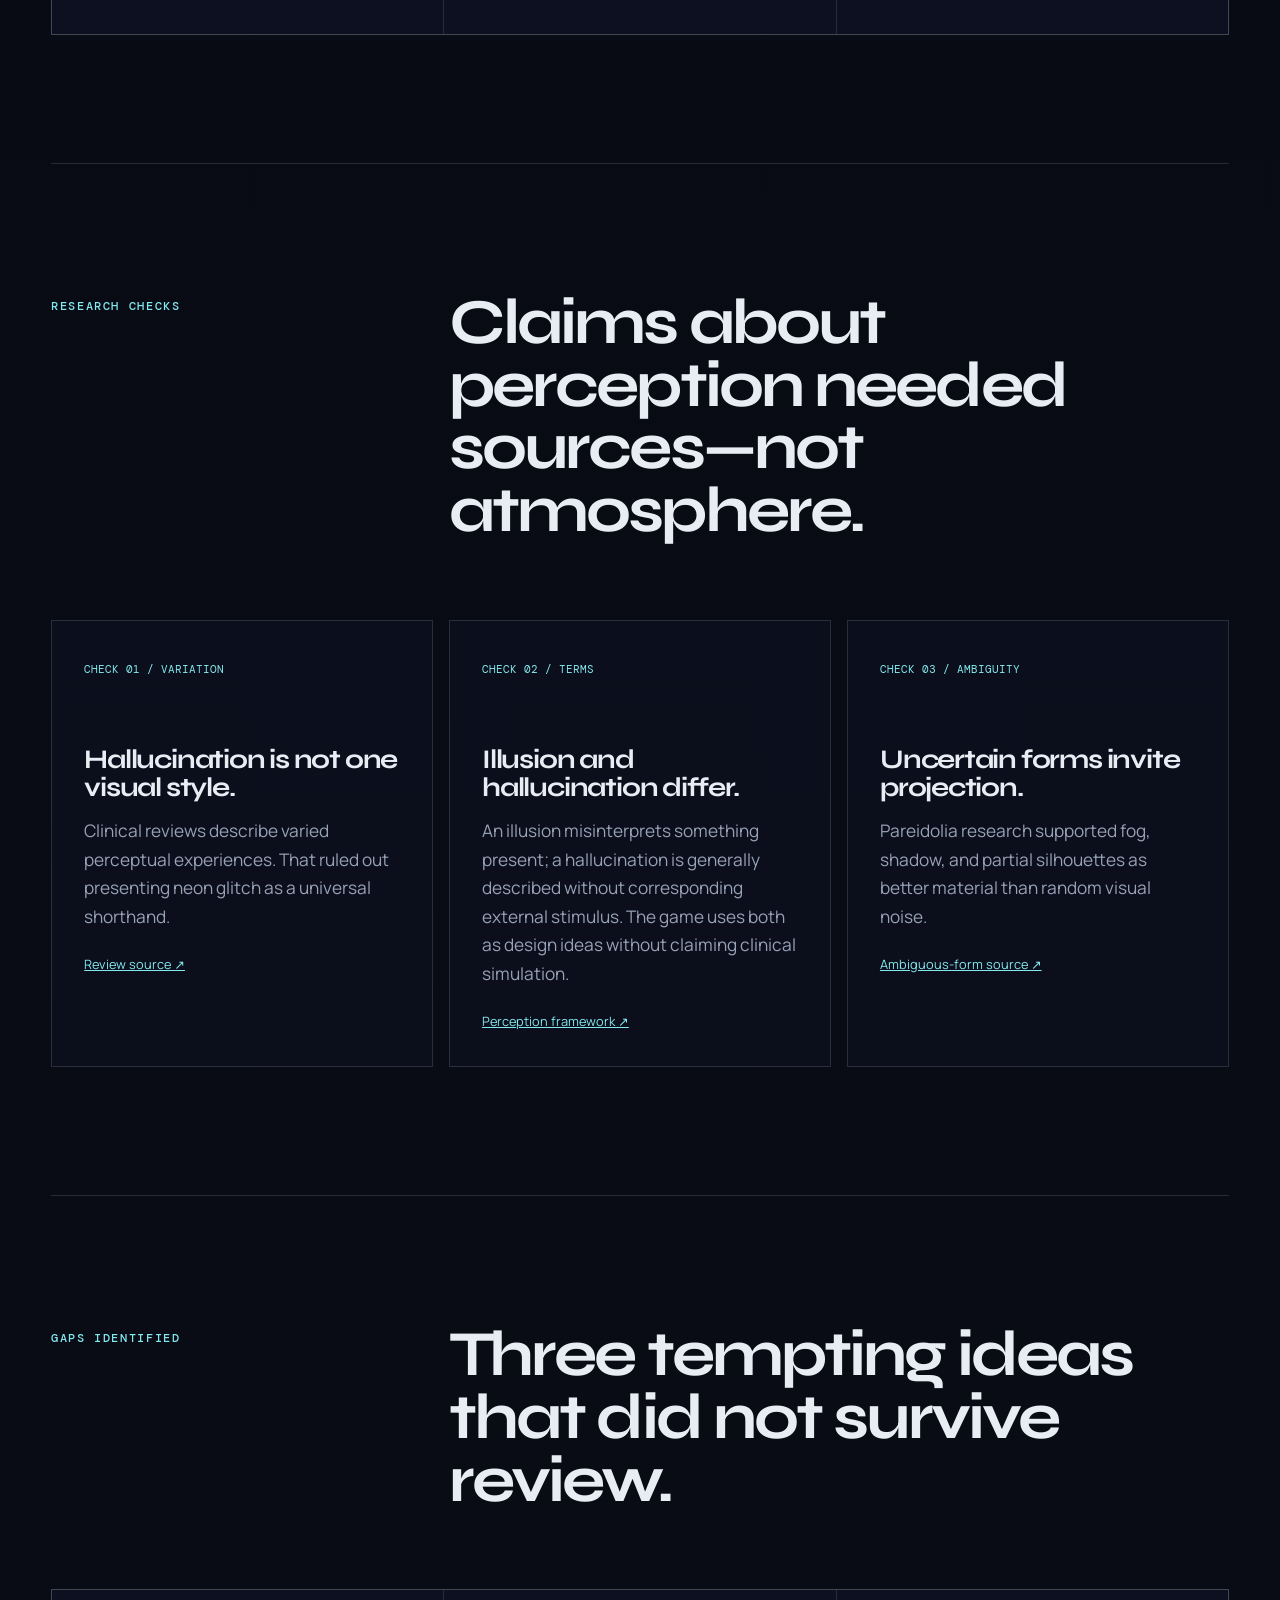
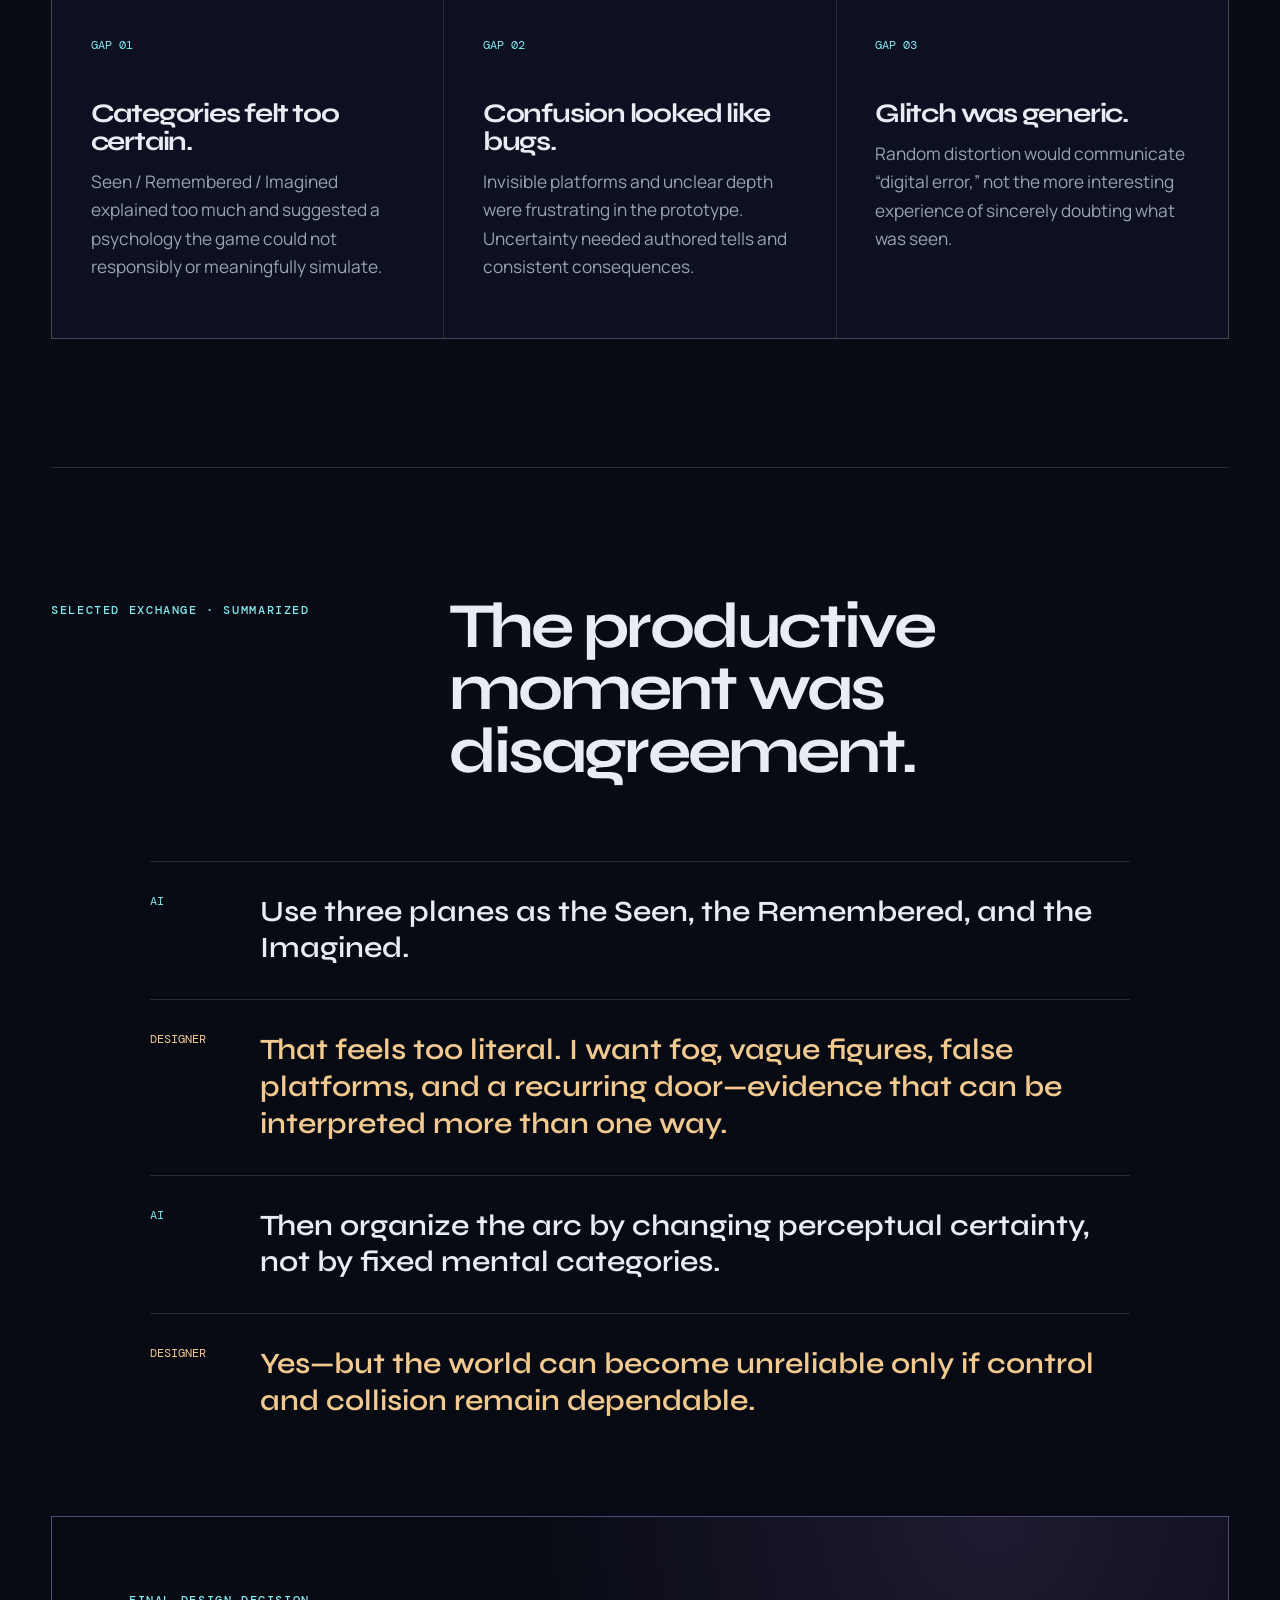
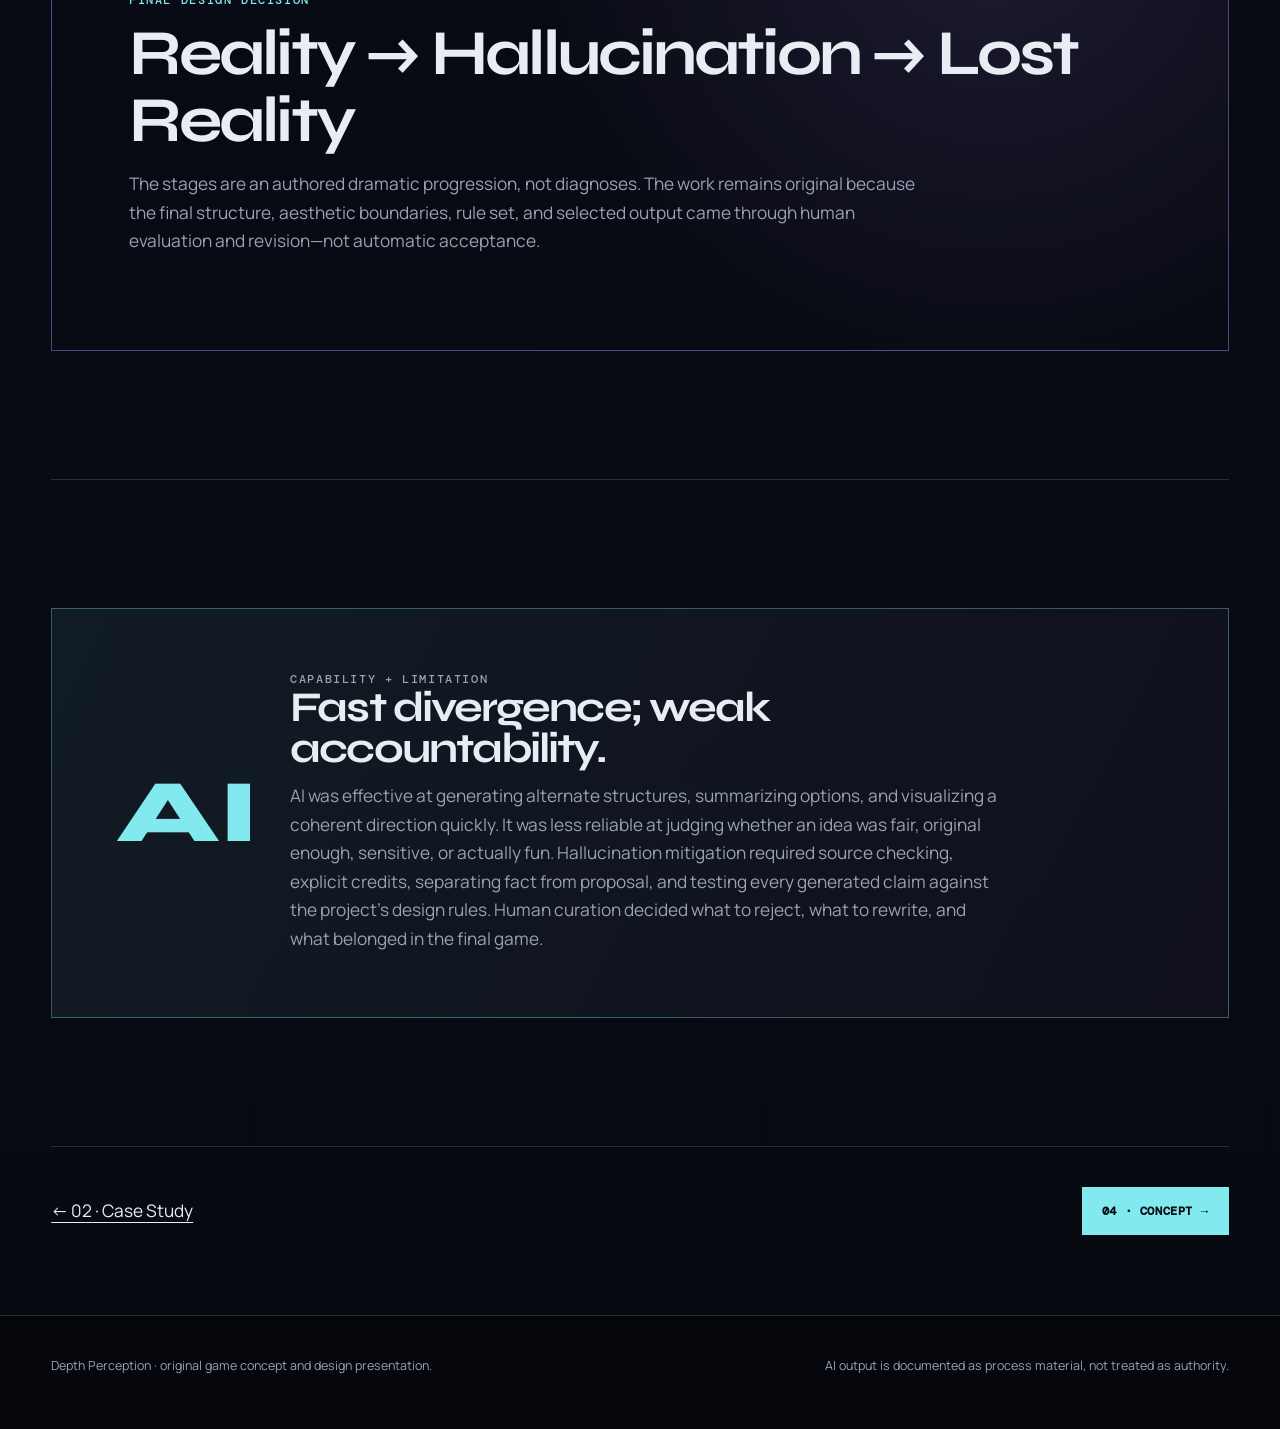
<file: 03-ai-discussion.html>
<!doctype html><html lang="en"><head><meta charset="utf-8"><meta name="viewport" content="width=device-width,initial-scale=1"><meta name="theme-color" content="#070913"><meta name="description" content="A critical discussion of how AI ideation was researched, challenged, revised, and curated for Depth Perception."><title>03 AI Discussion — Depth Perception</title><link rel="stylesheet" href="styles.css"></head><body><a class="skip-link" href="#content">Skip to content</a><div class="page-progress" aria-hidden="true"></div>
<header class="site-header"><a class="brand" href="index.html"><span class="brand-mark" aria-hidden="true"></span><span>Depth Perception</span></a><button class="nav-toggle" type="button" aria-expanded="false" aria-controls="site-nav">Menu</button><nav id="site-nav" class="site-nav" aria-label="Primary"><a href="index.html">Home / Pitch</a><a href="01-game.html">01 Game</a><a href="02-case-study.html">02 Case Study</a><a href="03-ai-discussion.html" aria-current="page">03 AI Discussion</a><a href="04-concept.html">04 Concept</a><a href="05-journey.html">05 Journey</a><a href="06-style-sound.html">06 Style + Sound</a><a href="07-build-plan.html">07 Build Plan</a></nav></header>
<main id="content" class="page-main"><section class="page-hero"><div class="page-number">03 / AI DISCUSSION</div><div class="page-hero-copy reveal"><p class="eyebrow">Critical design dialogue</p><h1>AI proposed a structure. Critique made it a concept.</h1><p class="page-lede">The useful outcome was not the first answer. It was the sequence of proposing, checking, rejecting, researching, and rewriting until the mechanic and theme supported each other.</p></div><div class="page-hero-art reveal"><img src="assets/generated/hallucination.png" alt="A false platform dissolves in a fog-filled game world"></div></section>
<section class="section rule"><div class="section-heading reveal"><p class="eyebrow">Three iterations</p><h2>The names reveal how the thinking changed.</h2></div><div class="three-up reveal"><article class="panel-card"><span class="number">START / PROTOTYPE</span><h3>Background · Middle · Foreground</h3><p>Mechanically accurate but emotionally neutral. The planes described where the character was, not what the experience meant.</p><small>Useful for collision and UI; insufficient as a game concept.</small></article><article class="panel-card"><span class="number">AI PROPOSAL</span><h3>Seen · Remembered · Imagined</h3><p>More thematic, but too categorical. It risked treating complex mental experiences as neat, fixed boxes.</p><small>Provocative language; weak fit with the desired uncertainty.</small></article><article class="panel-card"><span class="number">CRITICAL REVISION</span><h3>Reality · Hallucination · Lost Reality</h3><p>A progression of certainty rather than a claim about distinct psychological zones.</p><small>Supports escalation while leaving interpretation open.</small></article></div></section>
<section class="section rule"><div class="section-heading reveal"><p class="eyebrow">Research checks</p><h2>Claims about perception needed sources—not atmosphere.</h2></div><div class="research-grid"><article class="research-card reveal"><span>CHECK 01 / VARIATION</span><h3>Hallucination is not one visual style.</h3><p>Clinical reviews describe varied perceptual experiences. That ruled out presenting neon glitch as a universal shorthand.</p><a href="https://pmc.ncbi.nlm.nih.gov/articles/PMC4988750/" target="_blank" rel="noreferrer">Review source ↗</a></article><article class="research-card reveal"><span>CHECK 02 / TERMS</span><h3>Illusion and hallucination differ.</h3><p>An illusion misinterprets something present; a hallucination is generally described without corresponding external stimulus. The game uses both as design ideas without claiming clinical simulation.</p><a href="https://pmc.ncbi.nlm.nih.gov/articles/PMC7741086/" target="_blank" rel="noreferrer">Perception framework ↗</a></article><article class="research-card reveal"><span>CHECK 03 / AMBIGUITY</span><h3>Uncertain forms invite projection.</h3><p>Pareidolia research supported fog, shadow, and partial silhouettes as better material than random visual noise.</p><a href="https://pmc.ncbi.nlm.nih.gov/articles/PMC7231441/" target="_blank" rel="noreferrer">Ambiguous-form source ↗</a></article></div></section>
<section class="section rule"><div class="section-heading reveal"><p class="eyebrow">Gaps identified</p><h2>Three tempting ideas that did not survive review.</h2></div><div class="three-up reveal"><article class="panel-card"><span class="number">GAP 01</span><h3>Categories felt too certain.</h3><p>Seen / Remembered / Imagined explained too much and suggested a psychology the game could not responsibly or meaningfully simulate.</p></article><article class="panel-card"><span class="number">GAP 02</span><h3>Confusion looked like bugs.</h3><p>Invisible platforms and unclear depth were frustrating in the prototype. Uncertainty needed authored tells and consistent consequences.</p></article><article class="panel-card"><span class="number">GAP 03</span><h3>Glitch was generic.</h3><p>Random distortion would communicate “digital error,” not the more interesting experience of sincerely doubting what was seen.</p></article></div></section>
<section class="section rule"><div class="section-heading reveal"><p class="eyebrow">Selected exchange · summarized</p><h2>The productive moment was disagreement.</h2></div><div class="exchange reveal"><div class="exchange-line"><b>AI</b><p>Use three planes as the Seen, the Remembered, and the Imagined.</p></div><div class="exchange-line me"><b>DESIGNER</b><p>That feels too literal. I want fog, vague figures, false platforms, and a recurring door—evidence that can be interpreted more than one way.</p></div><div class="exchange-line"><b>AI</b><p>Then organize the arc by changing perceptual certainty, not by fixed mental categories.</p></div><div class="exchange-line me"><b>DESIGNER</b><p>Yes—but the world can become unreliable only if control and collision remain dependable.</p></div></div><div class="decision reveal"><p class="eyebrow">Final design decision</p><h3>Reality → Hallucination → Lost Reality</h3><p>The stages are an authored dramatic progression, not diagnoses. The work remains original because the final structure, aesthetic boundaries, rule set, and selected output came through human evaluation and revision—not automatic acceptance.</p></div></section>
<section class="section rule"><div class="rule-banner reveal"><strong>AI</strong><div><p class="eyebrow">Capability + limitation</p><h2>Fast divergence; weak accountability.</h2><p>AI was effective at generating alternate structures, summarizing options, and visualizing a coherent direction quickly. It was less reliable at judging whether an idea was fair, original enough, sensitive, or actually fun. Hallucination mitigation required source checking, explicit credits, separating fact from proposal, and testing every generated claim against the project’s design rules. Human curation decided what to reject, what to rewrite, and what belonged in the final game.</p></div></div></section><nav class="page-next" aria-label="Page navigation"><a class="text-link" href="02-case-study.html">← 02 · Case Study</a><a class="button" href="04-concept.html">04 · Concept →</a></nav></main><footer class="site-footer"><div class="footer-inner"><p>Depth Perception · original game concept and design presentation.</p><p>AI output is documented as process material, not treated as authority.</p></div></footer><script src="script.js"></script></body></html>
</file>
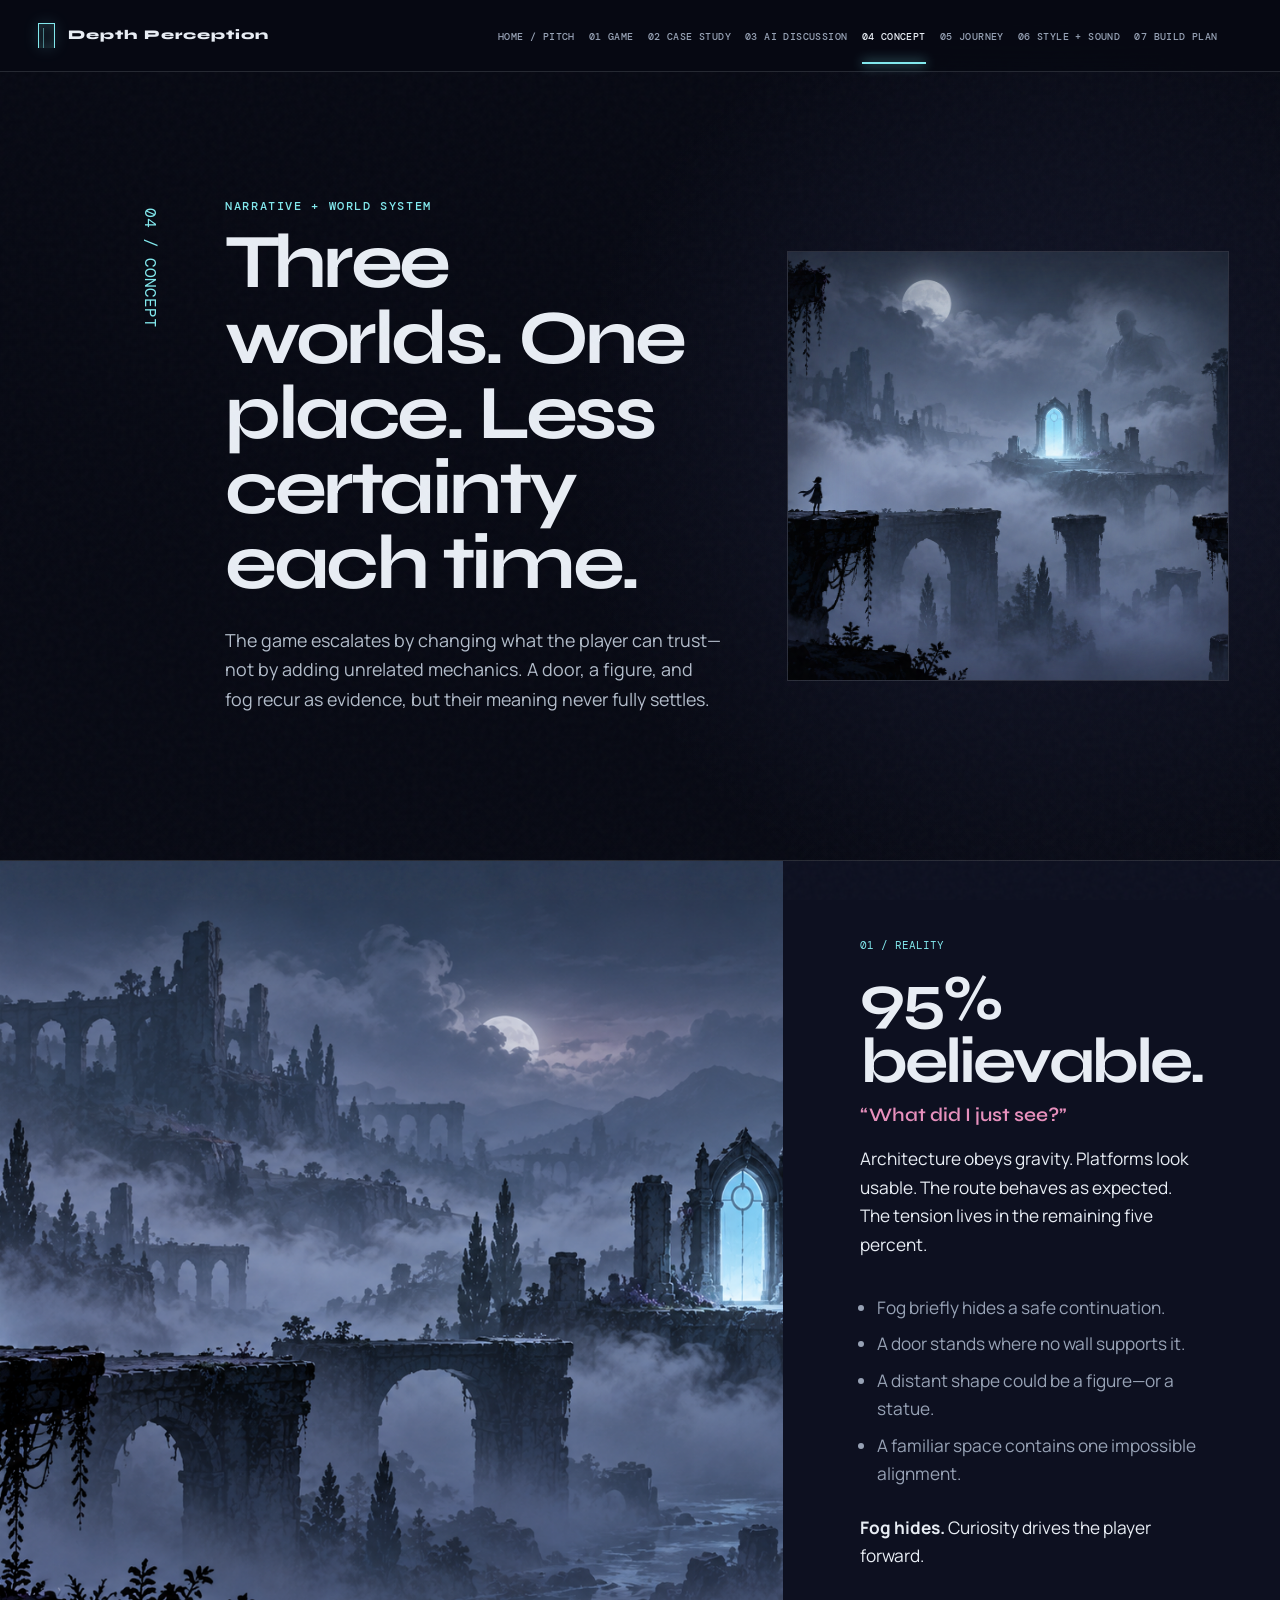
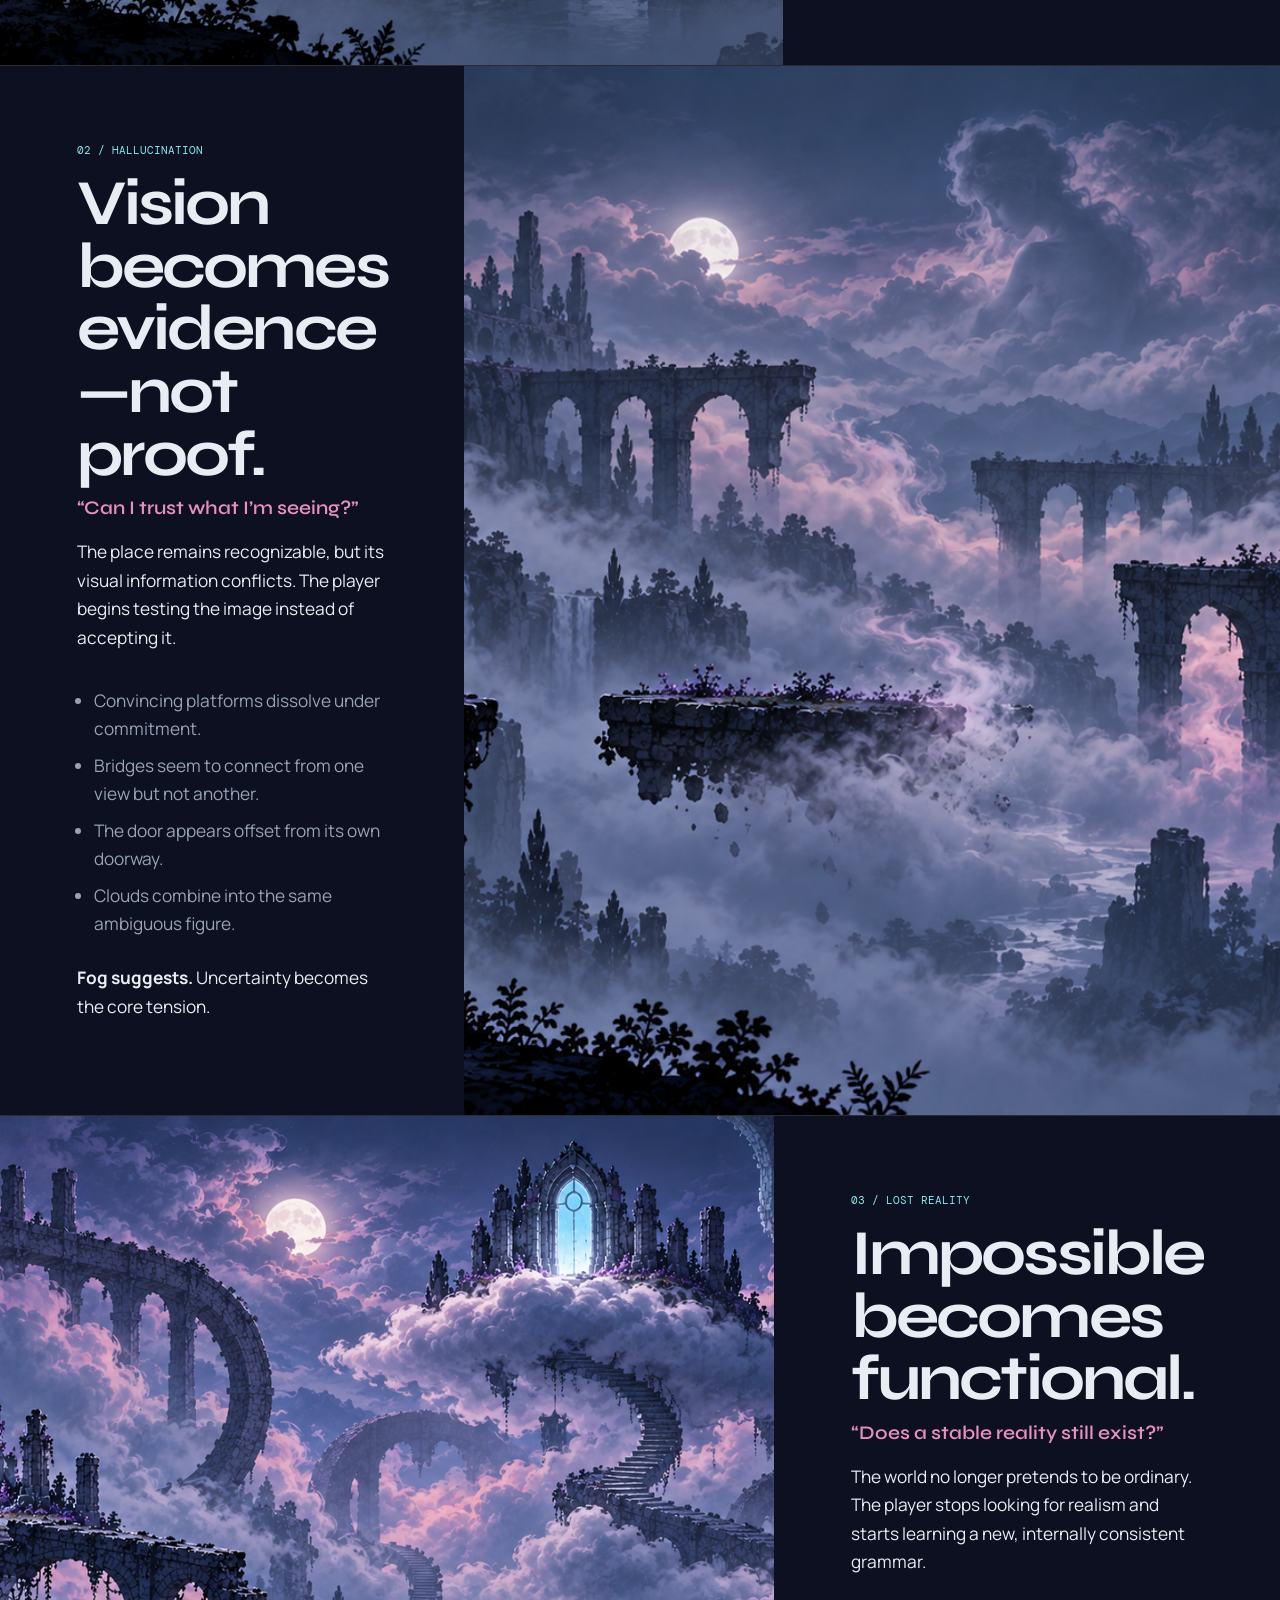
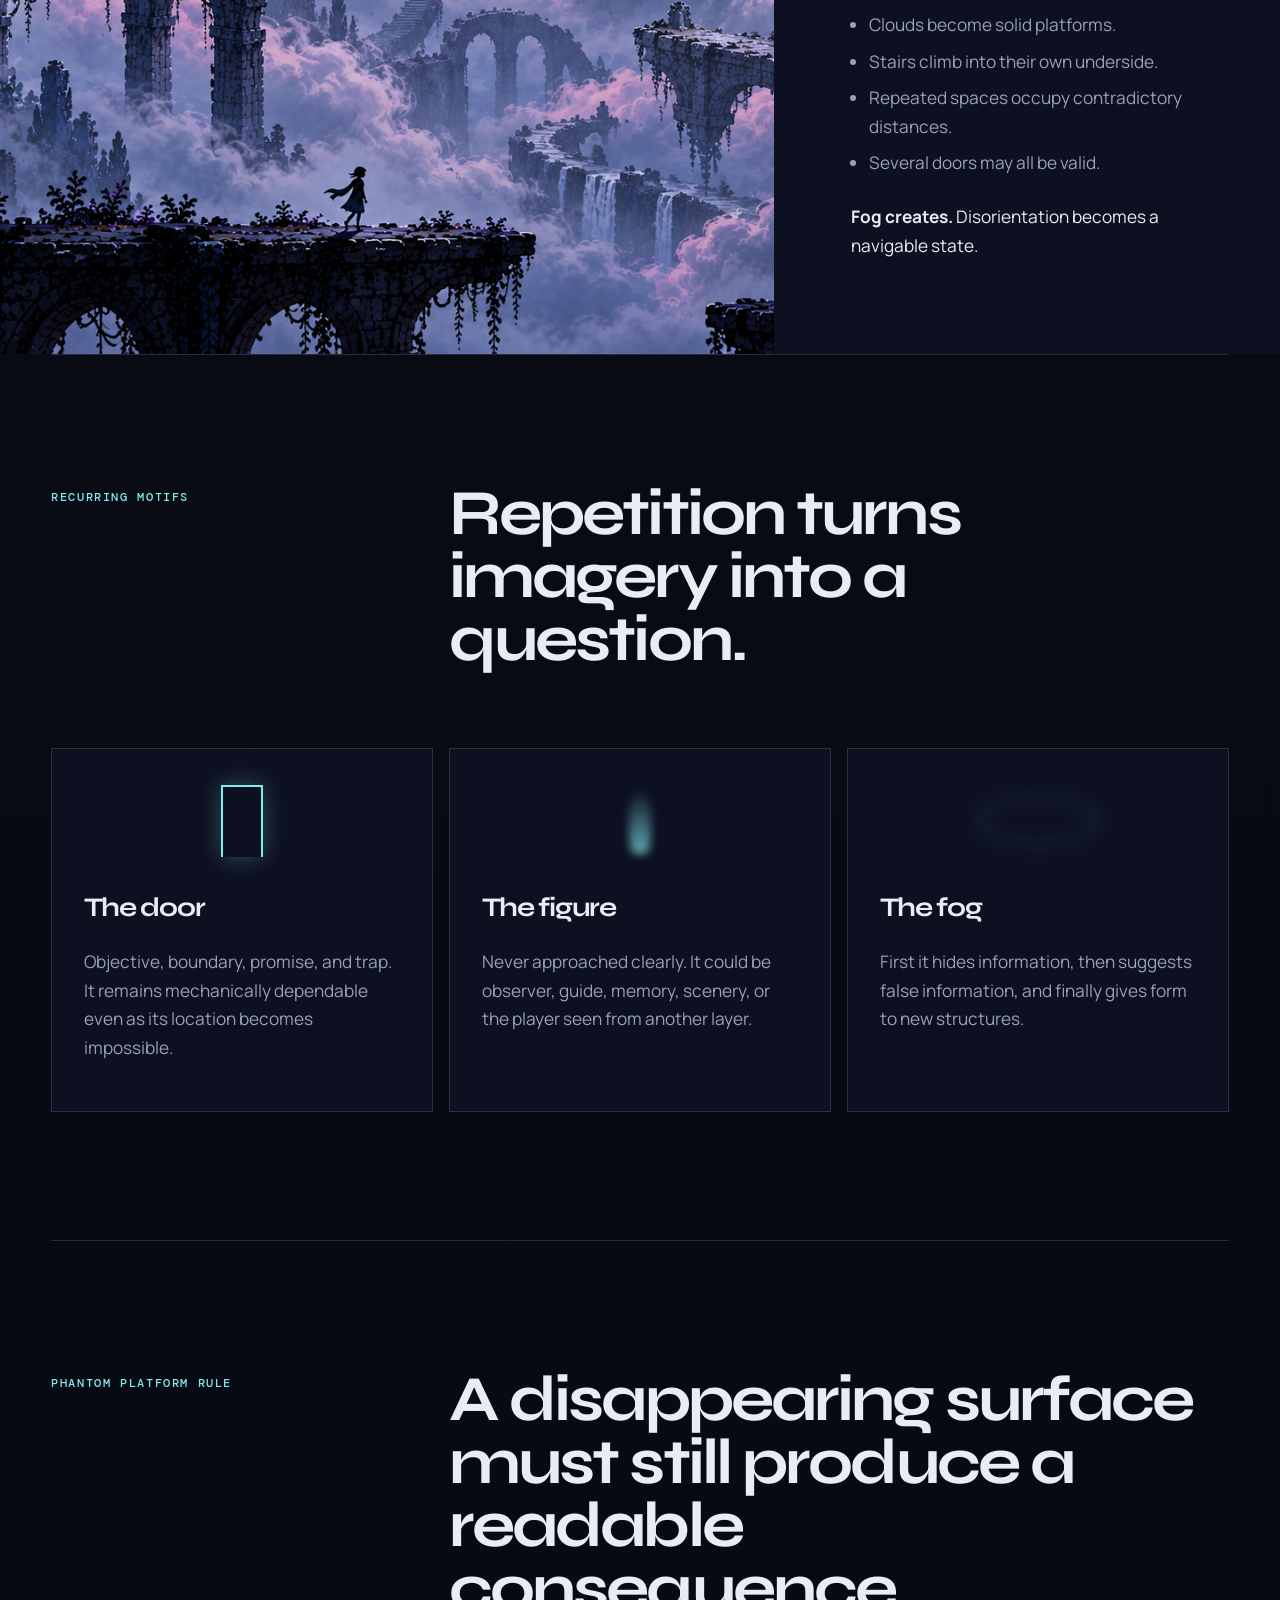
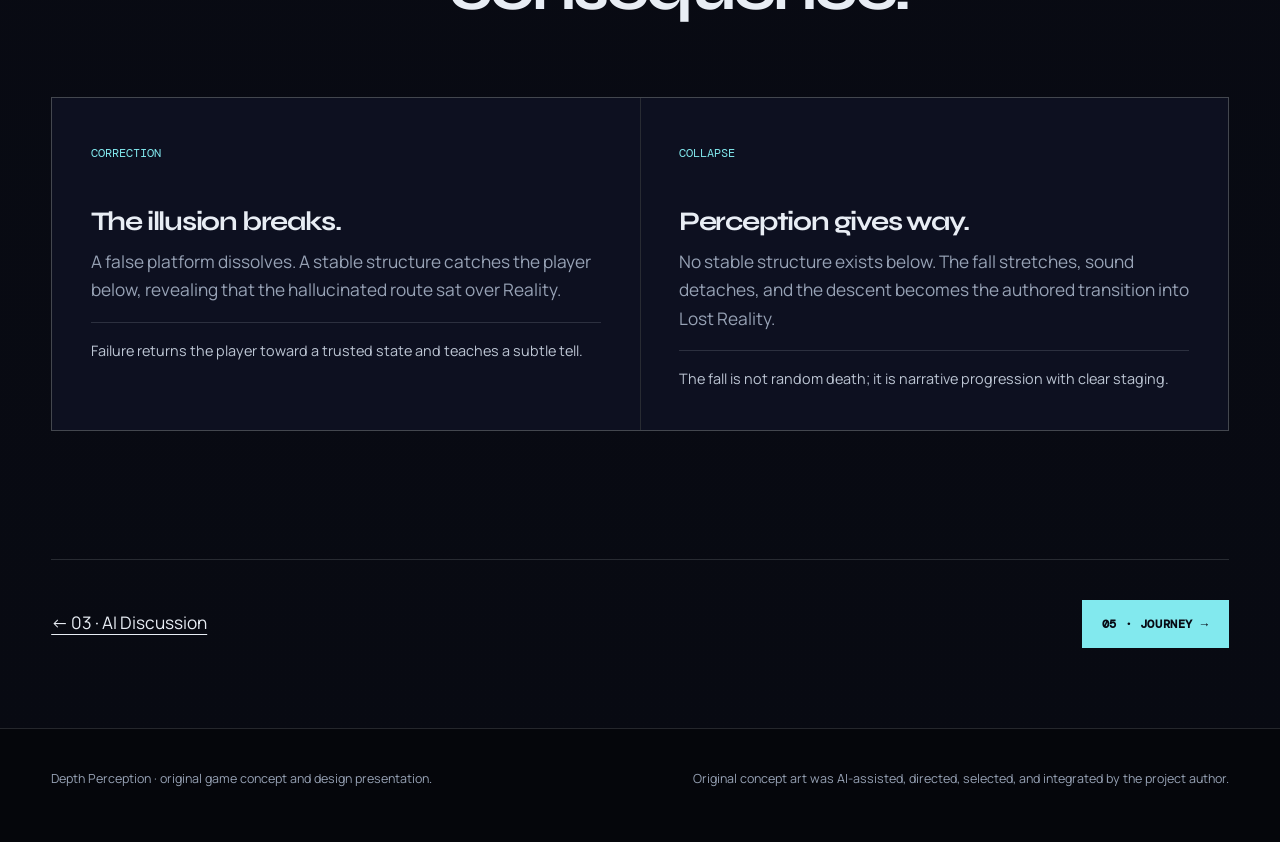
<file: 04-concept.html>
<!doctype html><html lang="en"><head><meta charset="utf-8"><meta name="viewport" content="width=device-width,initial-scale=1"><meta name="theme-color" content="#070913"><meta name="description" content="The three visual and mechanical states of Depth Perception: Reality, Hallucination, and Lost Reality."><title>04 Concept — Depth Perception</title><link rel="stylesheet" href="styles.css"></head><body><a class="skip-link" href="#content">Skip to content</a><div class="page-progress" aria-hidden="true"></div>
<header class="site-header"><a class="brand" href="index.html"><span class="brand-mark" aria-hidden="true"></span><span>Depth Perception</span></a><button class="nav-toggle" type="button" aria-expanded="false" aria-controls="site-nav">Menu</button><nav id="site-nav" class="site-nav" aria-label="Primary"><a href="index.html">Home / Pitch</a><a href="01-game.html">01 Game</a><a href="02-case-study.html">02 Case Study</a><a href="03-ai-discussion.html">03 AI Discussion</a><a href="04-concept.html" aria-current="page">04 Concept</a><a href="05-journey.html">05 Journey</a><a href="06-style-sound.html">06 Style + Sound</a><a href="07-build-plan.html">07 Build Plan</a></nav></header>
<main id="content" class="page-main"><section class="page-hero"><div class="page-number">04 / CONCEPT</div><div class="page-hero-copy reveal"><p class="eyebrow">Narrative + world system</p><h1>Three worlds. One place. Less certainty each time.</h1><p class="page-lede">The game escalates by changing what the player can trust—not by adding unrelated mechanics. A door, a figure, and fog recur as evidence, but their meaning never fully settles.</p></div><div class="page-hero-art reveal"><img src="assets/generated/depth-perception-hero.png" alt="A lone player, recurring luminous door, ambiguous figure, and fog across layered ruins"></div></section>
<section id="reality" class="stage-feature"><div class="stage-image reveal"><img src="assets/generated/reality.png" alt="Reality stage with grounded stone ruins, shallow fog, and one misplaced door"></div><div class="stage-copy reveal"><span class="stage-num">01 / REALITY</span><h2>95% believable.</h2><p class="stage-question">“What did I just see?”</p><p>Architecture obeys gravity. Platforms look usable. The route behaves as expected. The tension lives in the remaining five percent.</p><ul><li>Fog briefly hides a safe continuation.</li><li>A door stands where no wall supports it.</li><li>A distant shape could be a figure—or a statue.</li><li>A familiar space contains one impossible alignment.</li></ul><p><strong>Fog hides.</strong> Curiosity drives the player forward.</p></div></section>
<section id="hallucination" class="stage-feature reverse"><div class="stage-image reveal"><img src="assets/generated/hallucination.png" alt="Hallucination stage with a stone platform dissolving into fog and contradictory bridges"></div><div class="stage-copy reveal"><span class="stage-num">02 / HALLUCINATION</span><h2>Vision becomes evidence—not proof.</h2><p class="stage-question">“Can I trust what I’m seeing?”</p><p>The place remains recognizable, but its visual information conflicts. The player begins testing the image instead of accepting it.</p><ul><li>Convincing platforms dissolve under commitment.</li><li>Bridges seem to connect from one view but not another.</li><li>The door appears offset from its own doorway.</li><li>Clouds combine into the same ambiguous figure.</li></ul><p><strong>Fog suggests.</strong> Uncertainty becomes the core tension.</p></div></section>
<section id="lost-reality" class="stage-feature"><div class="stage-image reveal"><img src="assets/generated/lost-reality.png" alt="Lost Reality stage with looping arches, solid clouds, impossible stairs, and multiple doors"></div><div class="stage-copy reveal"><span class="stage-num">03 / LOST REALITY</span><h2>Impossible becomes functional.</h2><p class="stage-question">“Does a stable reality still exist?”</p><p>The world no longer pretends to be ordinary. The player stops looking for realism and starts learning a new, internally consistent grammar.</p><ul><li>Clouds become solid platforms.</li><li>Stairs climb into their own underside.</li><li>Repeated spaces occupy contradictory distances.</li><li>Several doors may all be valid.</li></ul><p><strong>Fog creates.</strong> Disorientation becomes a navigable state.</p></div></section>
<section class="section rule"><div class="section-heading reveal"><p class="eyebrow">Recurring motifs</p><h2>Repetition turns imagery into a question.</h2></div><div class="motif-grid reveal"><article class="motif"><div class="motif-icon"><i class="door-icon" aria-hidden="true"></i></div><h3>The door</h3><p>Objective, boundary, promise, and trap. It remains mechanically dependable even as its location becomes impossible.</p></article><article class="motif"><div class="motif-icon"><i class="figure-icon" aria-hidden="true"></i></div><h3>The figure</h3><p>Never approached clearly. It could be observer, guide, memory, scenery, or the player seen from another layer.</p></article><article class="motif"><div class="motif-icon"><i class="fog-icon" aria-hidden="true"></i></div><h3>The fog</h3><p>First it hides information, then suggests false information, and finally gives form to new structures.</p></article></div></section>
<section class="section rule"><div class="section-heading reveal"><p class="eyebrow">Phantom platform rule</p><h2>A disappearing surface must still produce a readable consequence.</h2></div><div class="two-up reveal"><article class="panel-card"><span class="number">CORRECTION</span><h3>The illusion breaks.</h3><p>A false platform dissolves. A stable structure catches the player below, revealing that the hallucinated route sat over Reality.</p><small>Failure returns the player toward a trusted state and teaches a subtle tell.</small></article><article class="panel-card"><span class="number">COLLAPSE</span><h3>Perception gives way.</h3><p>No stable structure exists below. The fall stretches, sound detaches, and the descent becomes the authored transition into Lost Reality.</p><small>The fall is not random death; it is narrative progression with clear staging.</small></article></div></section><nav class="page-next" aria-label="Page navigation"><a class="text-link" href="03-ai-discussion.html">← 03 · AI Discussion</a><a class="button" href="05-journey.html">05 · Journey →</a></nav></main><footer class="site-footer"><div class="footer-inner"><p>Depth Perception · original game concept and design presentation.</p><p>Original concept art was AI-assisted, directed, selected, and integrated by the project author.</p></div></footer><script src="script.js"></script></body></html>
</file>
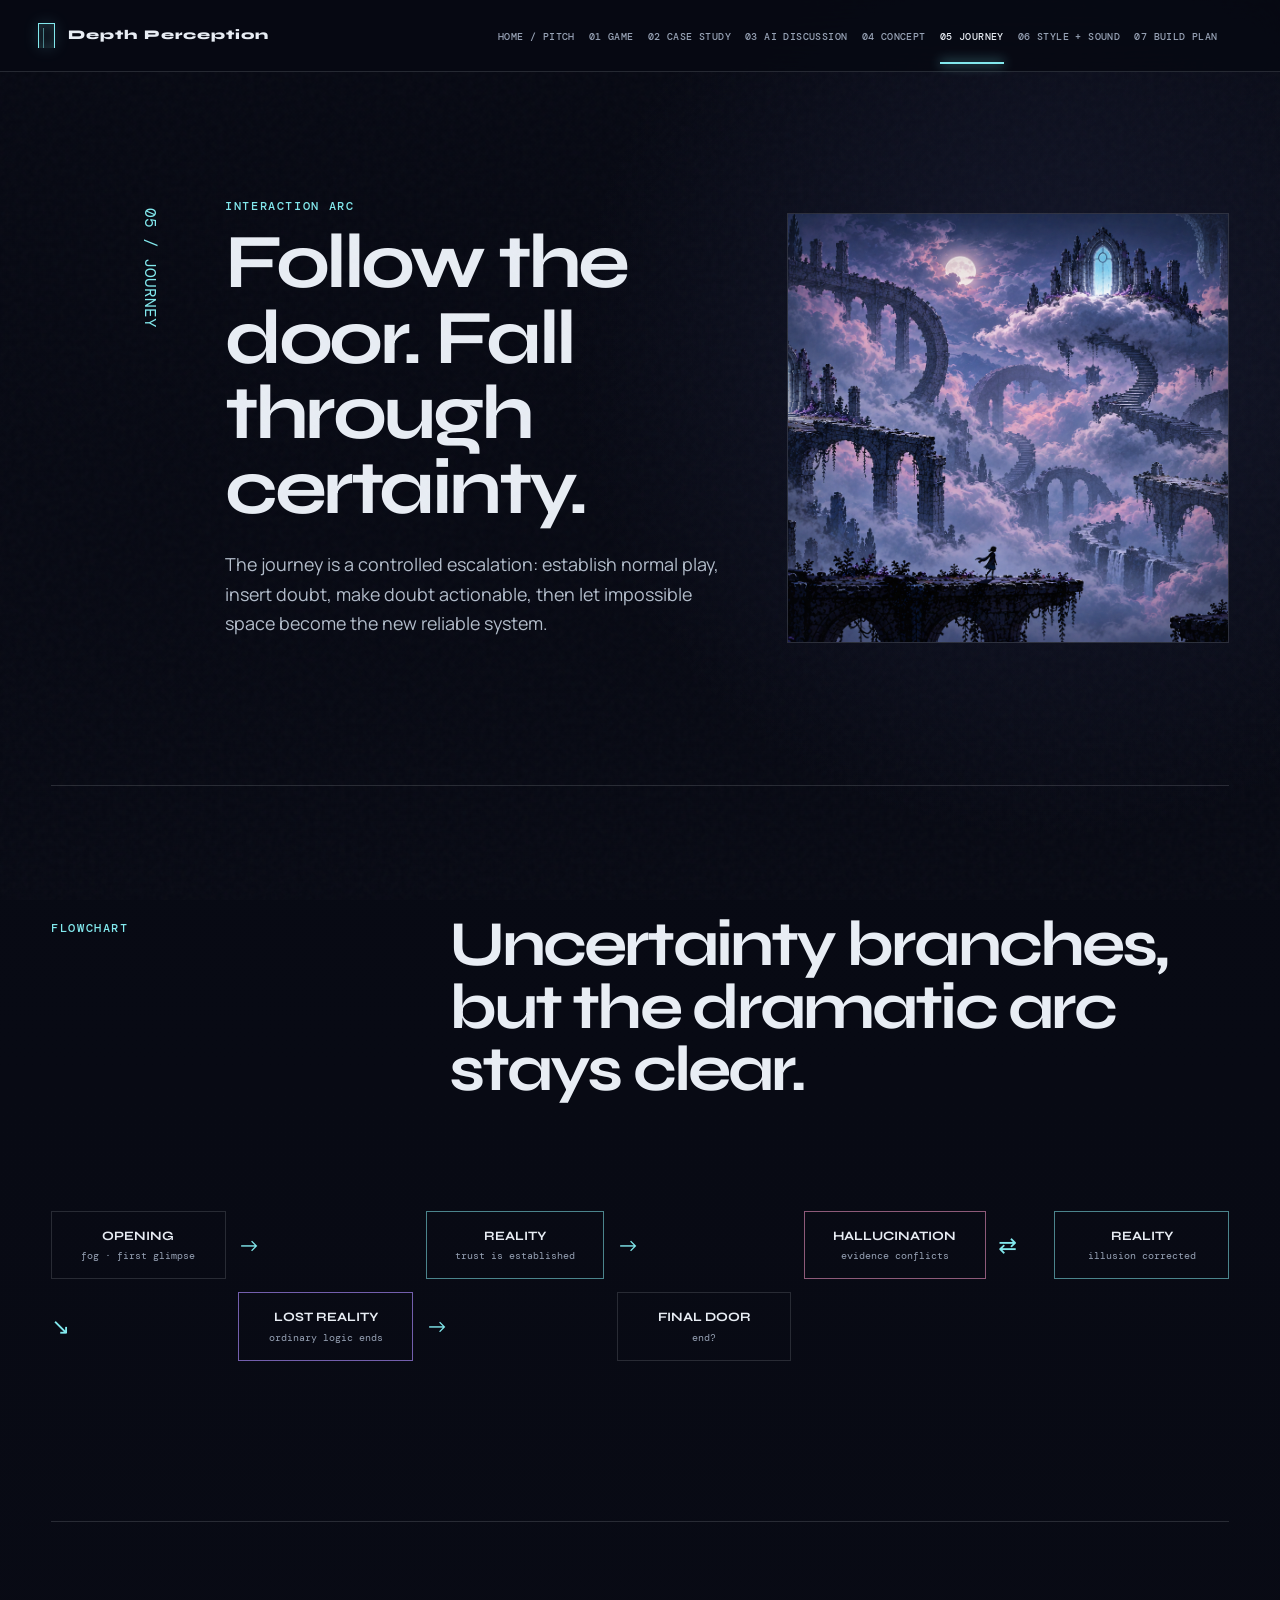
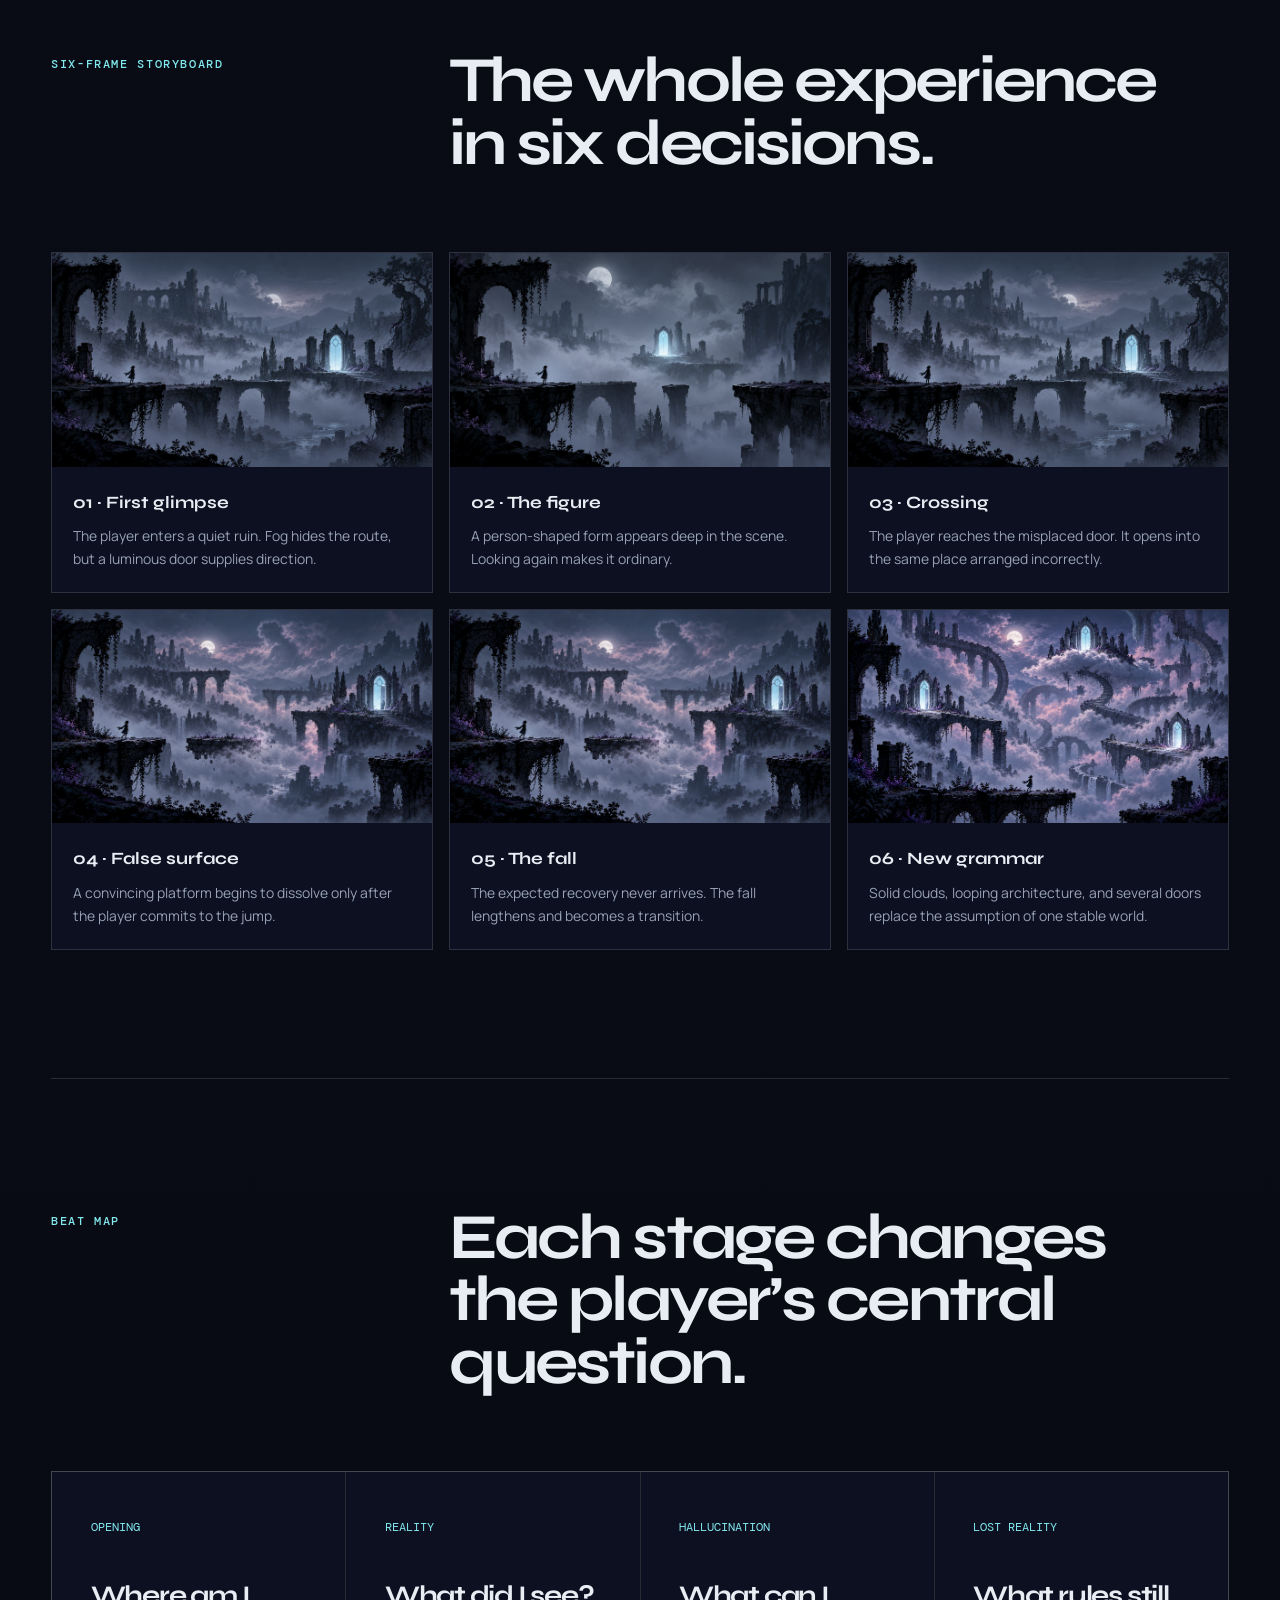
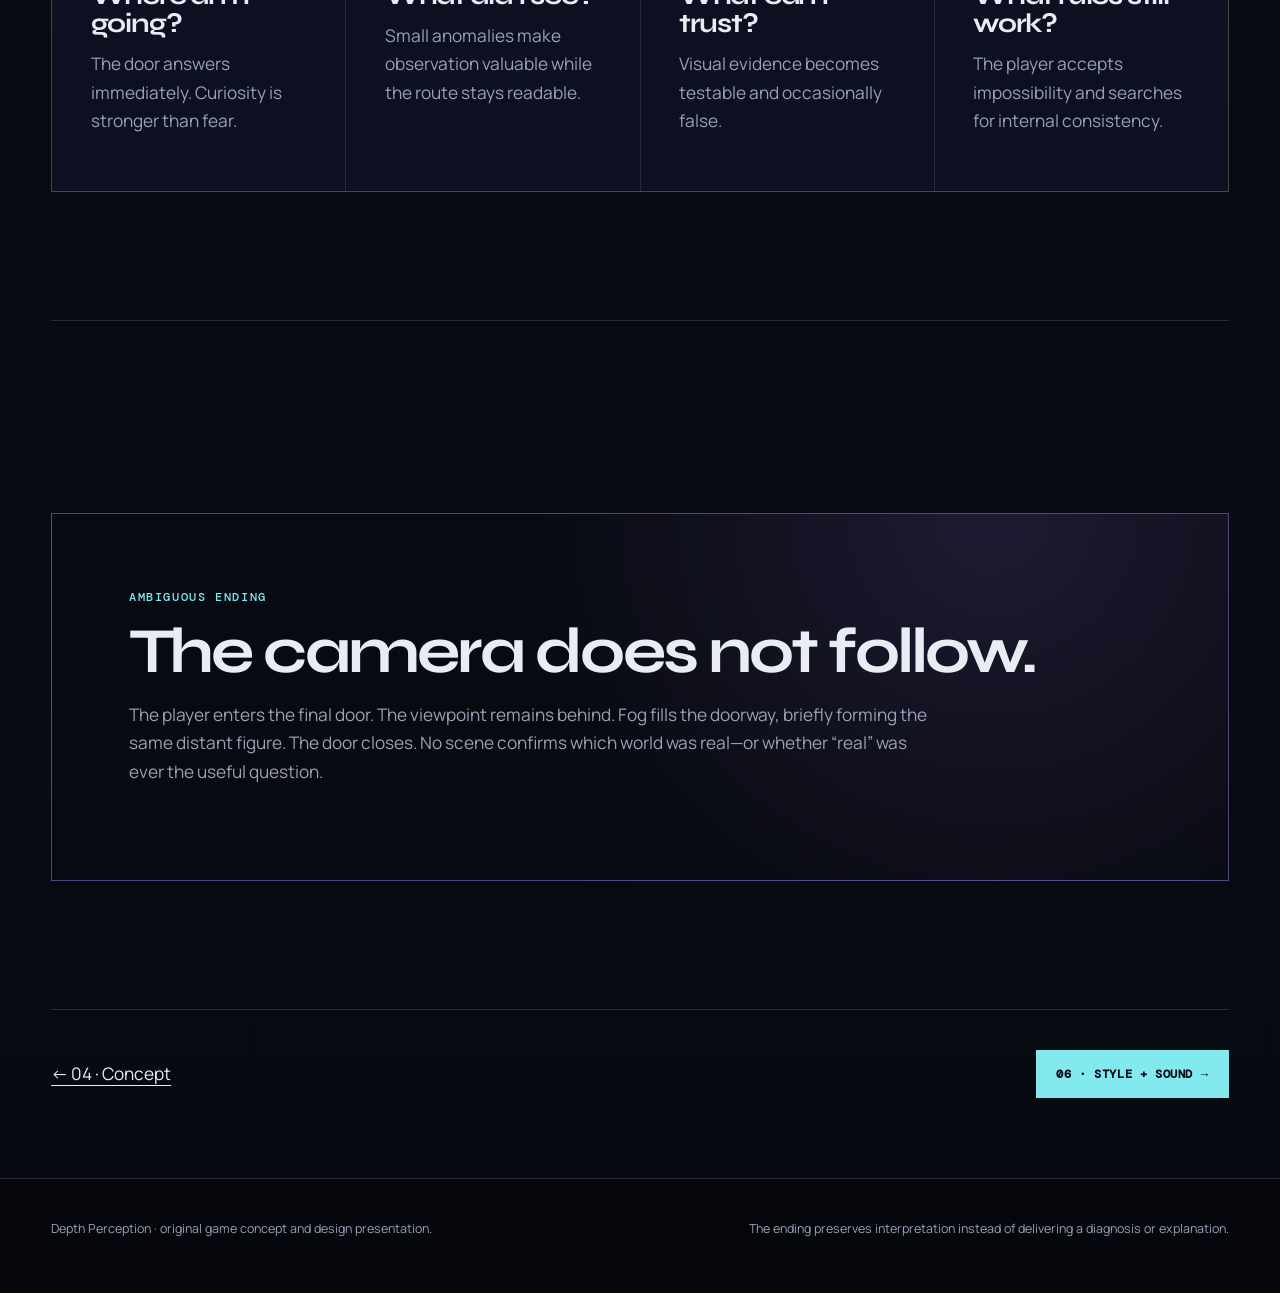
<file: 05-journey.html>
<!doctype html><html lang="en"><head><meta charset="utf-8"><meta name="viewport" content="width=device-width,initial-scale=1"><meta name="theme-color" content="#070913"><meta name="description" content="The player journey, flowchart, six-frame storyboard, and ambiguous ending for Depth Perception."><title>05 Journey — Depth Perception</title><link rel="stylesheet" href="styles.css"></head><body><a class="skip-link" href="#content">Skip to content</a><div class="page-progress" aria-hidden="true"></div>
<header class="site-header"><a class="brand" href="index.html"><span class="brand-mark" aria-hidden="true"></span><span>Depth Perception</span></a><button class="nav-toggle" type="button" aria-expanded="false" aria-controls="site-nav">Menu</button><nav id="site-nav" class="site-nav" aria-label="Primary"><a href="index.html">Home / Pitch</a><a href="01-game.html">01 Game</a><a href="02-case-study.html">02 Case Study</a><a href="03-ai-discussion.html">03 AI Discussion</a><a href="04-concept.html">04 Concept</a><a href="05-journey.html" aria-current="page">05 Journey</a><a href="06-style-sound.html">06 Style + Sound</a><a href="07-build-plan.html">07 Build Plan</a></nav></header>
<main id="content" class="page-main"><section class="page-hero"><div class="page-number">05 / JOURNEY</div><div class="page-hero-copy reveal"><p class="eyebrow">Interaction arc</p><h1>Follow the door. Fall through certainty.</h1><p class="page-lede">The journey is a controlled escalation: establish normal play, insert doubt, make doubt actionable, then let impossible space become the new reliable system.</p></div><div class="page-hero-art reveal"><img src="assets/generated/lost-reality.png" alt="A tiny player faces several luminous doors in impossible architecture"></div></section>
<section class="section rule"><div class="section-heading reveal"><p class="eyebrow">Flowchart</p><h2>Uncertainty branches, but the dramatic arc stays clear.</h2></div><div class="flowchart reveal" role="img" aria-label="Opening leads to Reality, then Hallucination. A broken illusion can return to Reality while perceptual collapse leads to Lost Reality, then the final door and ambiguous ending."><div class="flow-node">OPENING<small>fog · first glimpse</small></div><div class="flow-arrow">→</div><div class="flow-node reality">REALITY<small>trust is established</small></div><div class="flow-arrow">→</div><div class="flow-node hallucination">HALLUCINATION<small>evidence conflicts</small></div><div class="flow-arrow">⇄</div><div class="flow-node reality">REALITY<small>illusion corrected</small></div><div class="flow-arrow">↘</div><div class="flow-node lost">LOST REALITY<small>ordinary logic ends</small></div><div class="flow-arrow">→</div><div class="flow-node">FINAL DOOR<small>end?</small></div></div></section>
<section class="section rule"><div class="section-heading reveal"><p class="eyebrow">Six-frame storyboard</p><h2>The whole experience in six decisions.</h2></div><div class="storyboard reveal"><article class="story-card"><div class="story-art" role="img" aria-label="Player enters fog"></div><div class="story-copy"><b>01 · First glimpse</b><p>The player enters a quiet ruin. Fog hides the route, but a luminous door supplies direction.</p></div></article><article class="story-card"><div class="story-art" role="img" aria-label="Ambiguous figure appears in fog"></div><div class="story-copy"><b>02 · The figure</b><p>A person-shaped form appears deep in the scene. Looking again makes it ordinary.</p></div></article><article class="story-card"><div class="story-art" role="img" aria-label="Player reaches first door"></div><div class="story-copy"><b>03 · Crossing</b><p>The player reaches the misplaced door. It opens into the same place arranged incorrectly.</p></div></article><article class="story-card"><div class="story-art" role="img" aria-label="False platform dissolves"></div><div class="story-copy"><b>04 · False surface</b><p>A convincing platform begins to dissolve only after the player commits to the jump.</p></div></article><article class="story-card"><div class="story-art" role="img" aria-label="Player falls through fog"></div><div class="story-copy"><b>05 · The fall</b><p>The expected recovery never arrives. The fall lengthens and becomes a transition.</p></div></article><article class="story-card"><div class="story-art" role="img" aria-label="Player faces multiple doors in Lost Reality"></div><div class="story-copy"><b>06 · New grammar</b><p>Solid clouds, looping architecture, and several doors replace the assumption of one stable world.</p></div></article></div></section>
<section class="section rule"><div class="section-heading reveal"><p class="eyebrow">Beat map</p><h2>Each stage changes the player’s central question.</h2></div><div class="four-up reveal"><article class="panel-card"><span class="number">OPENING</span><h3>Where am I going?</h3><p>The door answers immediately. Curiosity is stronger than fear.</p></article><article class="panel-card"><span class="number">REALITY</span><h3>What did I see?</h3><p>Small anomalies make observation valuable while the route stays readable.</p></article><article class="panel-card"><span class="number">HALLUCINATION</span><h3>What can I trust?</h3><p>Visual evidence becomes testable and occasionally false.</p></article><article class="panel-card"><span class="number">LOST REALITY</span><h3>What rules still work?</h3><p>The player accepts impossibility and searches for internal consistency.</p></article></div></section>
<section class="section rule"><div class="decision reveal"><p class="eyebrow">Ambiguous ending</p><h3>The camera does not follow.</h3><p>The player enters the final door. The viewpoint remains behind. Fog fills the doorway, briefly forming the same distant figure. The door closes. No scene confirms which world was real—or whether “real” was ever the useful question.</p></div></section><nav class="page-next" aria-label="Page navigation"><a class="text-link" href="04-concept.html">← 04 · Concept</a><a class="button" href="06-style-sound.html">06 · Style + Sound →</a></nav></main><footer class="site-footer"><div class="footer-inner"><p>Depth Perception · original game concept and design presentation.</p><p>The ending preserves interpretation instead of delivering a diagnosis or explanation.</p></div></footer><script src="script.js"></script></body></html>
</file>
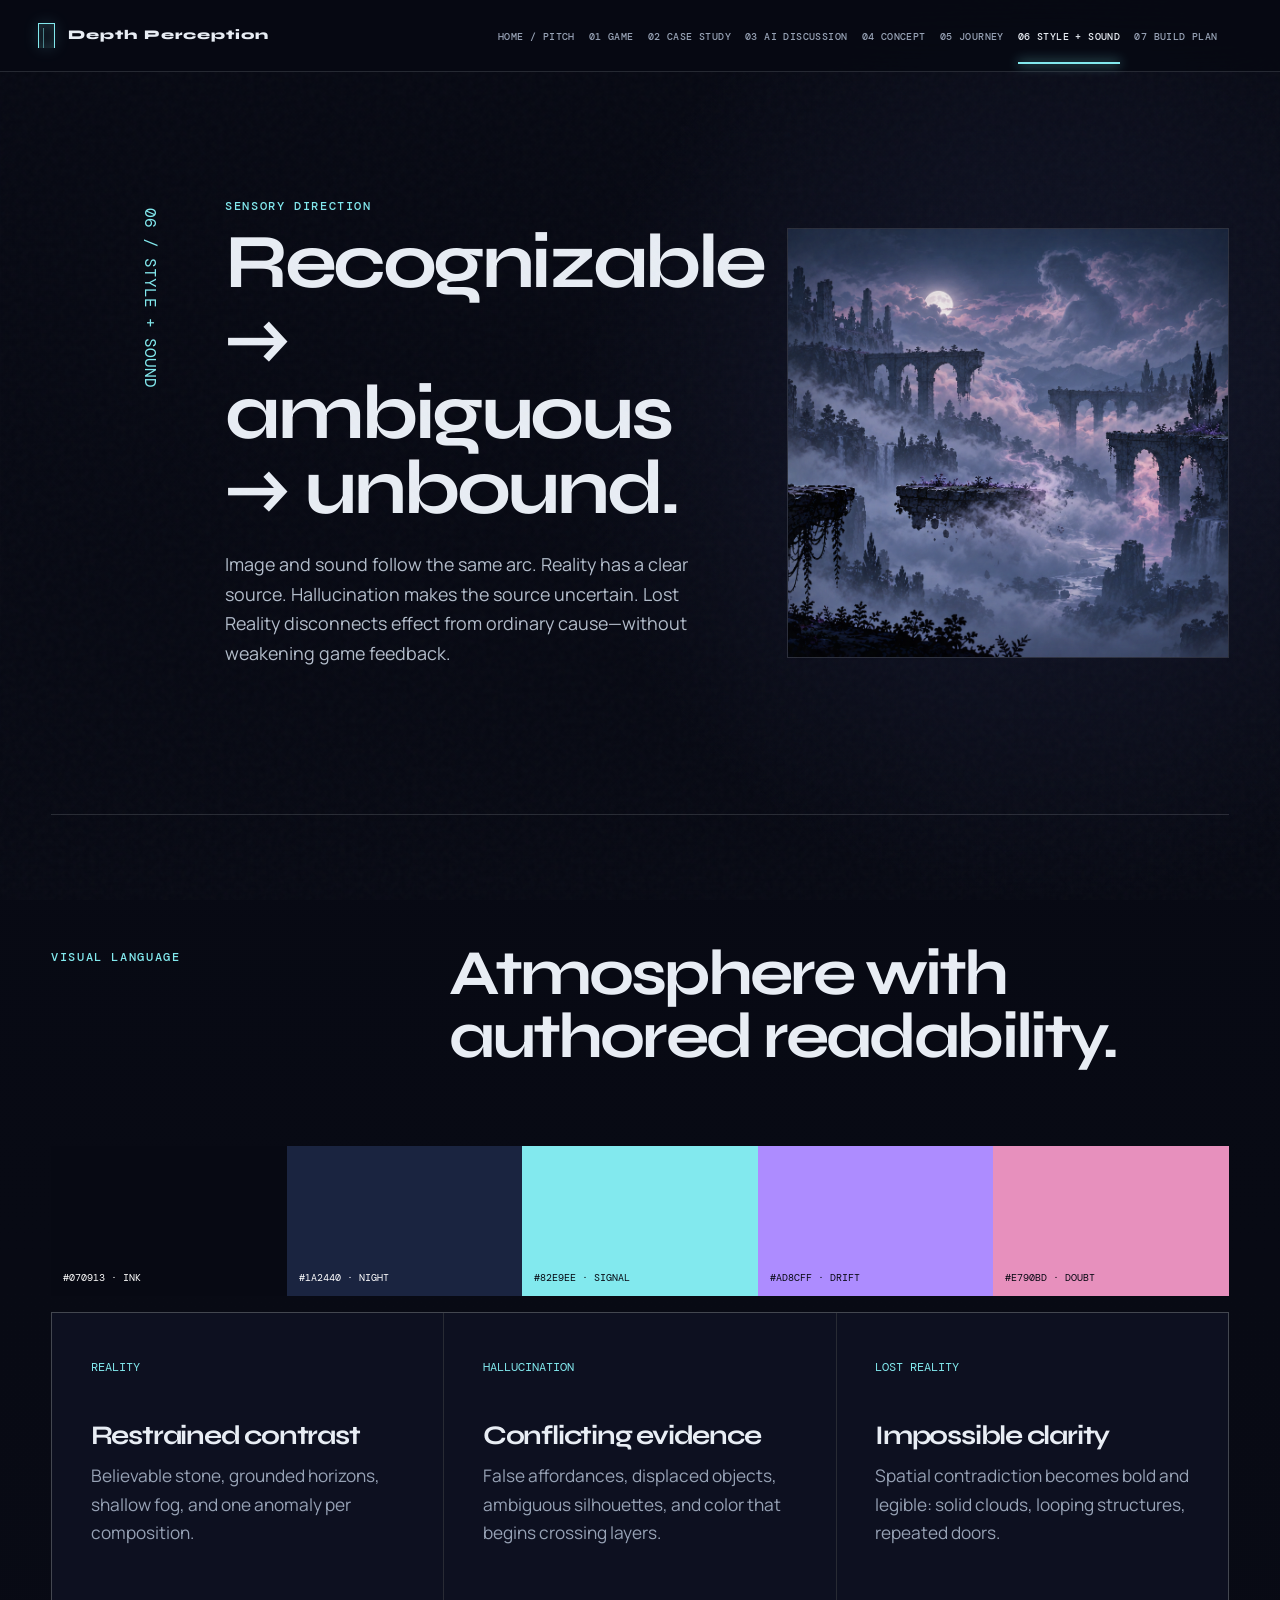
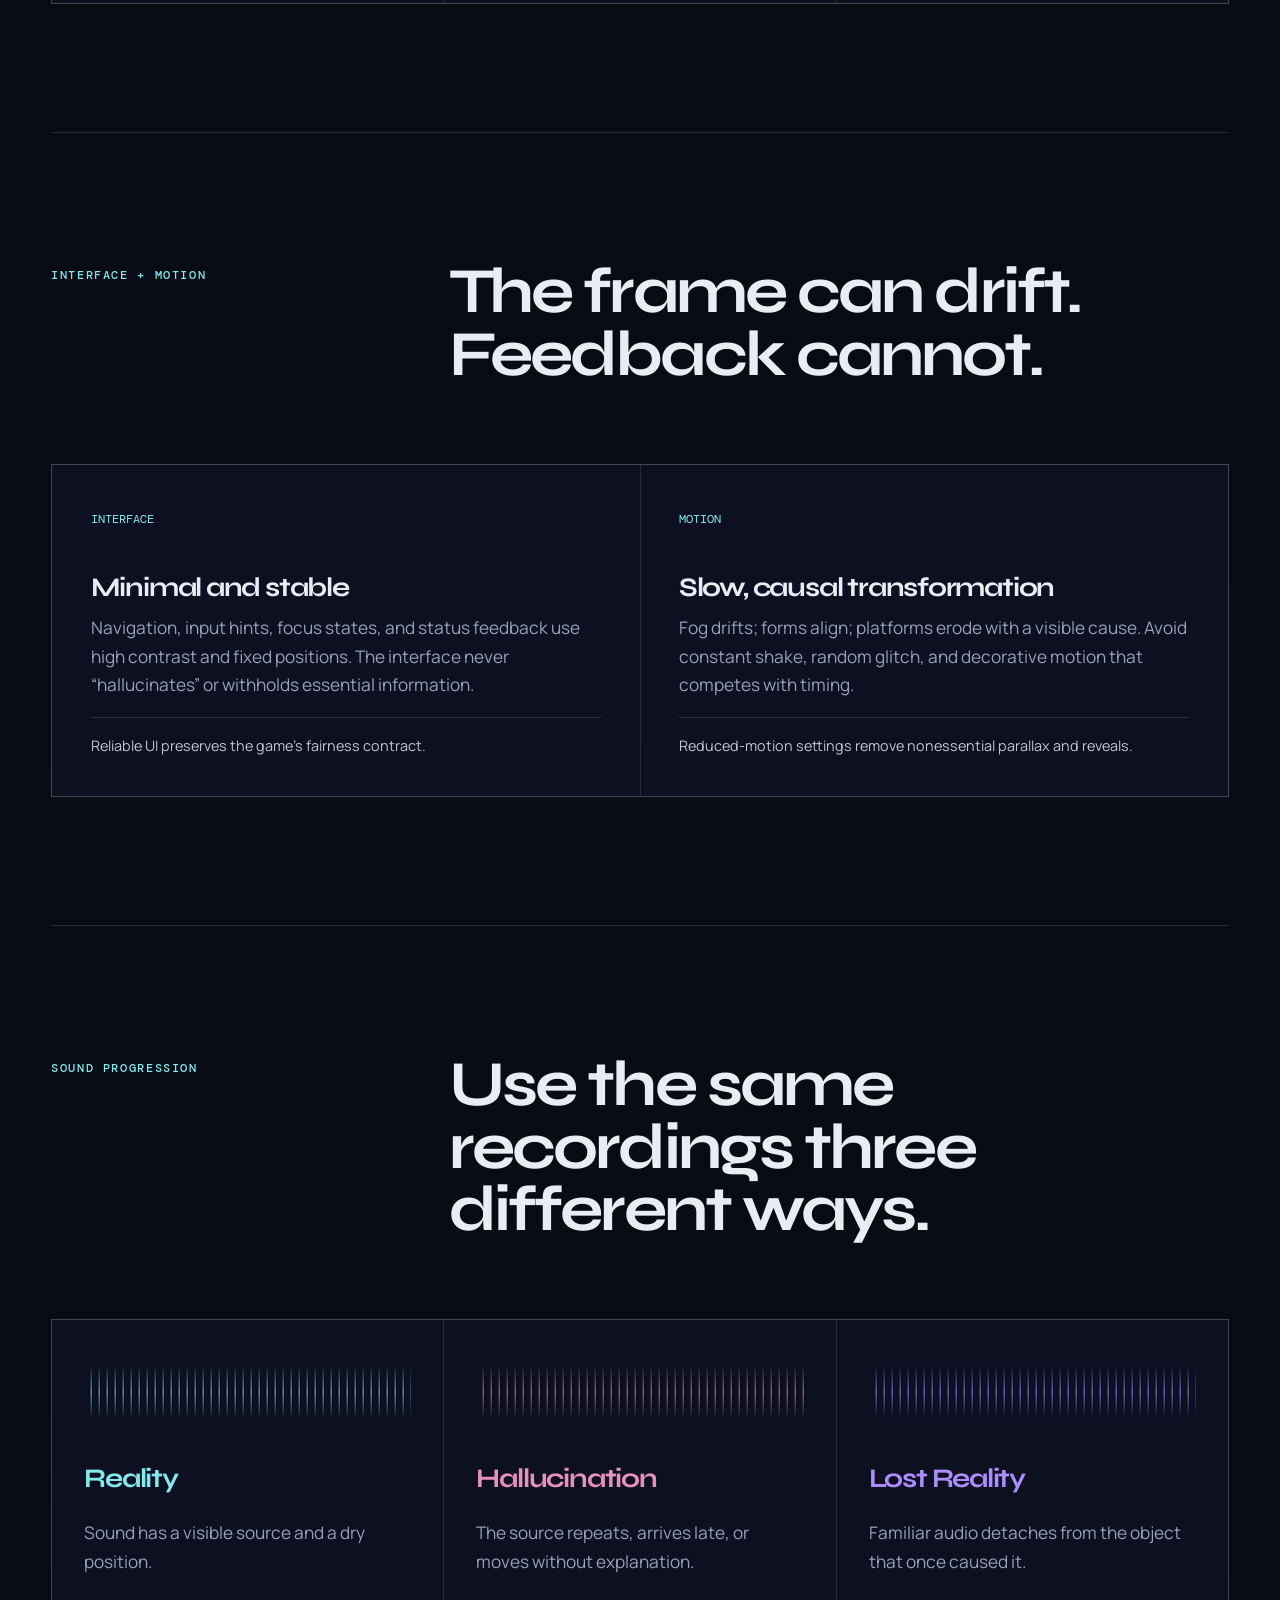
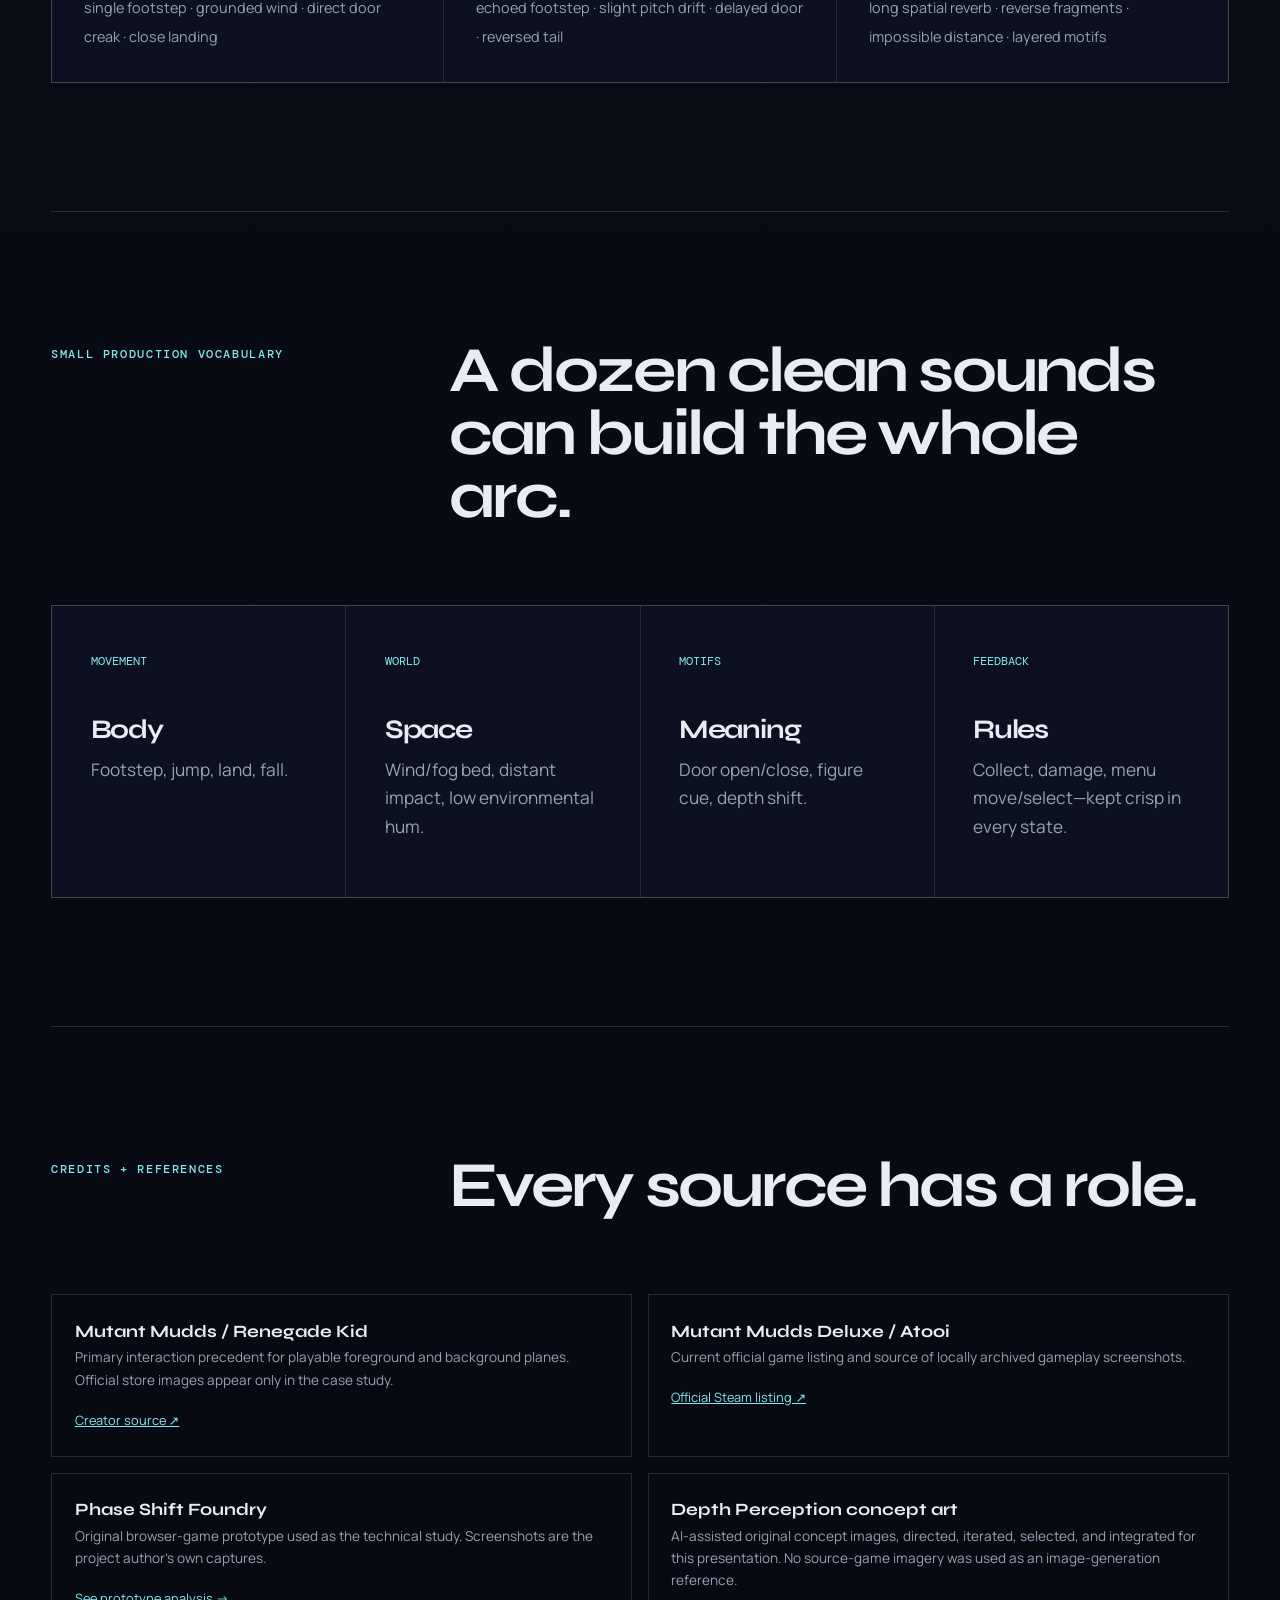
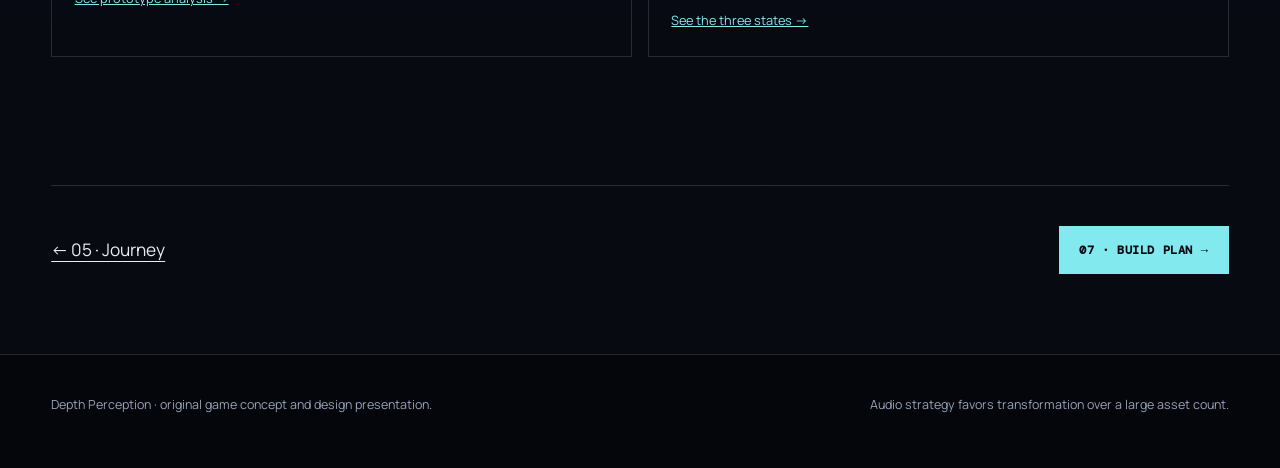
<file: 06-style-sound.html>
<!doctype html><html lang="en"><head><meta charset="utf-8"><meta name="viewport" content="width=device-width,initial-scale=1"><meta name="theme-color" content="#070913"><meta name="description" content="The visual, interface, motion, and audio direction for Depth Perception, with credited references."><title>06 Style + Sound — Depth Perception</title><link rel="stylesheet" href="styles.css"></head><body><a class="skip-link" href="#content">Skip to content</a><div class="page-progress" aria-hidden="true"></div>
<header class="site-header"><a class="brand" href="index.html"><span class="brand-mark" aria-hidden="true"></span><span>Depth Perception</span></a><button class="nav-toggle" type="button" aria-expanded="false" aria-controls="site-nav">Menu</button><nav id="site-nav" class="site-nav" aria-label="Primary"><a href="index.html">Home / Pitch</a><a href="01-game.html">01 Game</a><a href="02-case-study.html">02 Case Study</a><a href="03-ai-discussion.html">03 AI Discussion</a><a href="04-concept.html">04 Concept</a><a href="05-journey.html">05 Journey</a><a href="06-style-sound.html" aria-current="page">06 Style + Sound</a><a href="07-build-plan.html">07 Build Plan</a></nav></header>
<main id="content" class="page-main"><section class="page-hero"><div class="page-number">06 / STYLE + SOUND</div><div class="page-hero-copy reveal"><p class="eyebrow">Sensory direction</p><h1>Recognizable → ambiguous → unbound.</h1><p class="page-lede">Image and sound follow the same arc. Reality has a clear source. Hallucination makes the source uncertain. Lost Reality disconnects effect from ordinary cause—without weakening game feedback.</p></div><div class="page-hero-art reveal"><img src="assets/generated/hallucination.png" alt="Hallucination art showing layered fog, a dissolving platform, and a displaced door"></div></section>
<section class="section rule"><div class="section-heading reveal"><p class="eyebrow">Visual language</p><h2>Atmosphere with authored readability.</h2></div><div class="palette reveal" aria-label="Color palette"><span class="swatch" style="--sw:#070913">#070913 · INK</span><span class="swatch" style="--sw:#1a2440">#1A2440 · NIGHT</span><span class="swatch" style="--sw:#82e9ee;--label:#070913">#82E9EE · SIGNAL</span><span class="swatch" style="--sw:#ad8cff;--label:#070913">#AD8CFF · DRIFT</span><span class="swatch" style="--sw:#e790bd;--label:#070913">#E790BD · DOUBT</span></div><div class="three-up reveal" style="margin-top:1rem"><article class="panel-card"><span class="number">REALITY</span><h3>Restrained contrast</h3><p>Believable stone, grounded horizons, shallow fog, and one anomaly per composition.</p></article><article class="panel-card"><span class="number">HALLUCINATION</span><h3>Conflicting evidence</h3><p>False affordances, displaced objects, ambiguous silhouettes, and color that begins crossing layers.</p></article><article class="panel-card"><span class="number">LOST REALITY</span><h3>Impossible clarity</h3><p>Spatial contradiction becomes bold and legible: solid clouds, looping structures, repeated doors.</p></article></div></section>
<section class="section rule"><div class="section-heading reveal"><p class="eyebrow">Interface + motion</p><h2>The frame can drift. Feedback cannot.</h2></div><div class="two-up reveal"><article class="panel-card"><span class="number">INTERFACE</span><h3>Minimal and stable</h3><p>Navigation, input hints, focus states, and status feedback use high contrast and fixed positions. The interface never “hallucinates” or withholds essential information.</p><small>Reliable UI preserves the game’s fairness contract.</small></article><article class="panel-card"><span class="number">MOTION</span><h3>Slow, causal transformation</h3><p>Fog drifts; forms align; platforms erode with a visible cause. Avoid constant shake, random glitch, and decorative motion that competes with timing.</p><small>Reduced-motion settings remove nonessential parallax and reveals.</small></article></div></section>
<section class="section rule"><div class="section-heading reveal"><p class="eyebrow">Sound progression</p><h2>Use the same recordings three different ways.</h2></div><div class="audio-arc reveal"><article class="audio-stage"><div class="wave" aria-hidden="true"></div><h3>Reality</h3><p>Sound has a visible source and a dry position.</p><small>single footstep · grounded wind · direct door creak · close landing</small></article><article class="audio-stage"><div class="wave" aria-hidden="true"></div><h3>Hallucination</h3><p>The source repeats, arrives late, or moves without explanation.</p><small>echoed footstep · slight pitch drift · delayed door · reversed tail</small></article><article class="audio-stage"><div class="wave" aria-hidden="true"></div><h3>Lost Reality</h3><p>Familiar audio detaches from the object that once caused it.</p><small>long spatial reverb · reverse fragments · impossible distance · layered motifs</small></article></div></section>
<section class="section rule"><div class="section-heading reveal"><p class="eyebrow">Small production vocabulary</p><h2>A dozen clean sounds can build the whole arc.</h2></div><div class="four-up reveal"><article class="panel-card"><span class="number">MOVEMENT</span><h3>Body</h3><p>Footstep, jump, land, fall.</p></article><article class="panel-card"><span class="number">WORLD</span><h3>Space</h3><p>Wind/fog bed, distant impact, low environmental hum.</p></article><article class="panel-card"><span class="number">MOTIFS</span><h3>Meaning</h3><p>Door open/close, figure cue, depth shift.</p></article><article class="panel-card"><span class="number">FEEDBACK</span><h3>Rules</h3><p>Collect, damage, menu move/select—kept crisp in every state.</p></article></div></section>
<section class="section rule"><div class="section-heading reveal"><p class="eyebrow">Credits + references</p><h2>Every source has a role.</h2></div><div class="source-list reveal"><article class="source-card"><b>Mutant Mudds / Renegade Kid</b><p>Primary interaction precedent for playable foreground and background planes. Official store images appear only in the case study.</p><a href="https://joolswatsham.blogspot.com/2012/12/press-release-mutant-mudds-makes-splash.html" target="_blank" rel="noreferrer">Creator source ↗</a></article><article class="source-card"><b>Mutant Mudds Deluxe / Atooi</b><p>Current official game listing and source of locally archived gameplay screenshots.</p><a href="https://store.steampowered.com/app/247370/Mutant_Mudds_Deluxe/" target="_blank" rel="noreferrer">Official Steam listing ↗</a></article><article class="source-card"><b>Phase Shift Foundry</b><p>Original browser-game prototype used as the technical study. Screenshots are the project author’s own captures.</p><a href="02-case-study.html">See prototype analysis →</a></article><article class="source-card"><b>Depth Perception concept art</b><p>AI-assisted original concept images, directed, iterated, selected, and integrated for this presentation. No source-game imagery was used as an image-generation reference.</p><a href="04-concept.html">See the three states →</a></article></div></section><nav class="page-next" aria-label="Page navigation"><a class="text-link" href="05-journey.html">← 05 · Journey</a><a class="button" href="07-build-plan.html">07 · Build Plan →</a></nav></main><footer class="site-footer"><div class="footer-inner"><p>Depth Perception · original game concept and design presentation.</p><p>Audio strategy favors transformation over a large asset count.</p></div></footer><script src="script.js"></script></body></html>
</file>
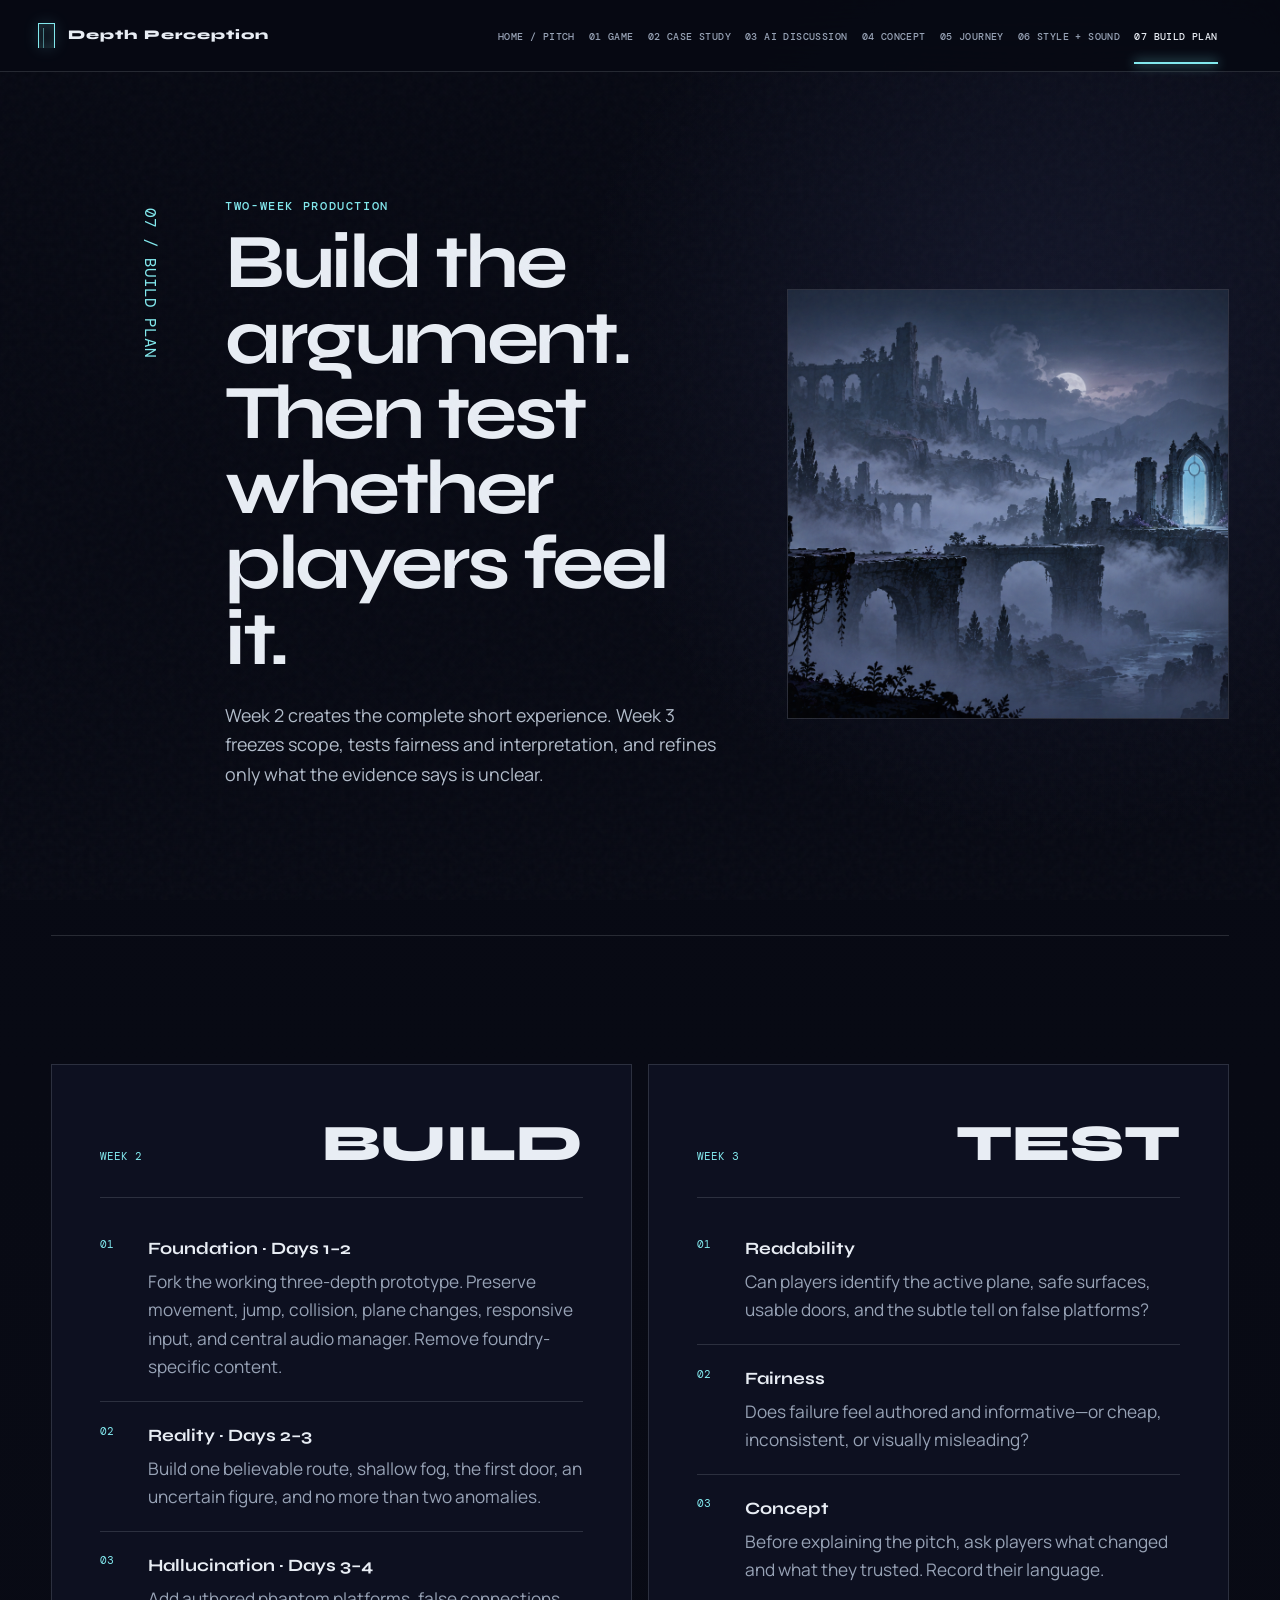
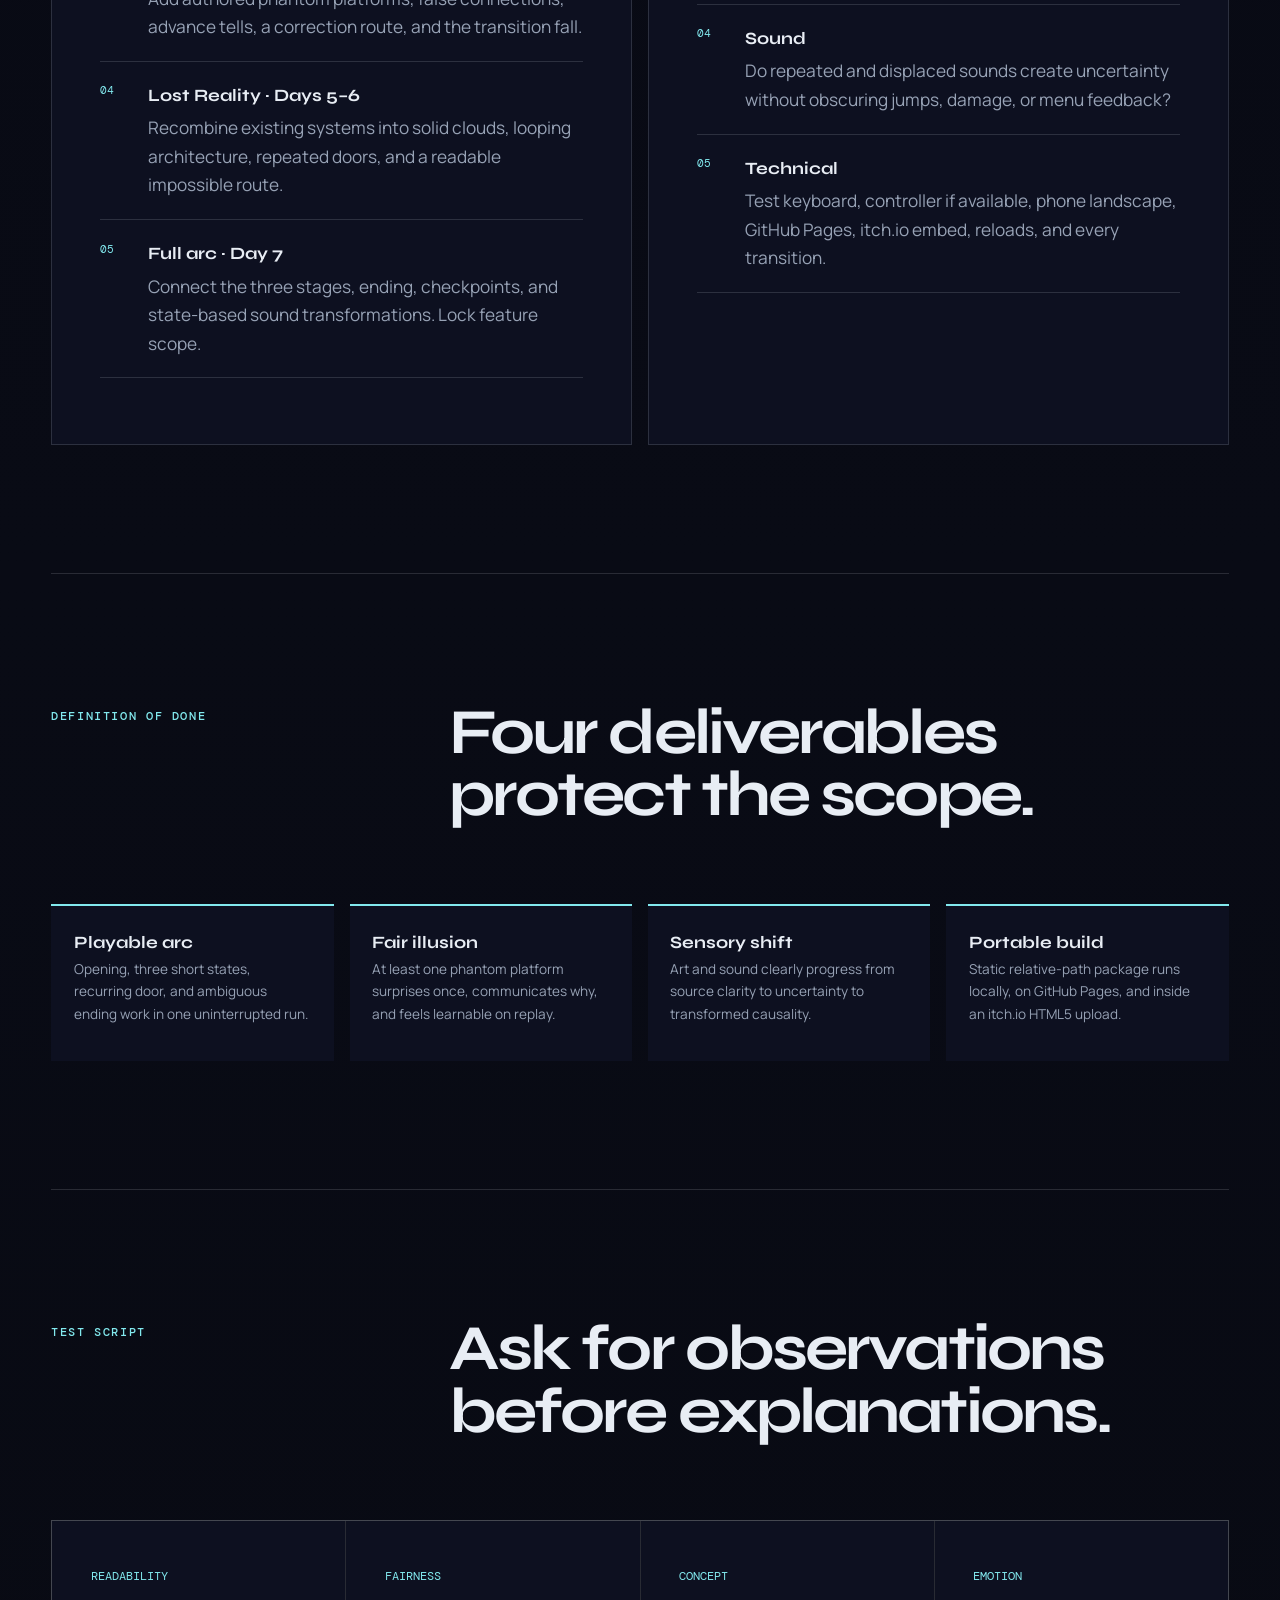
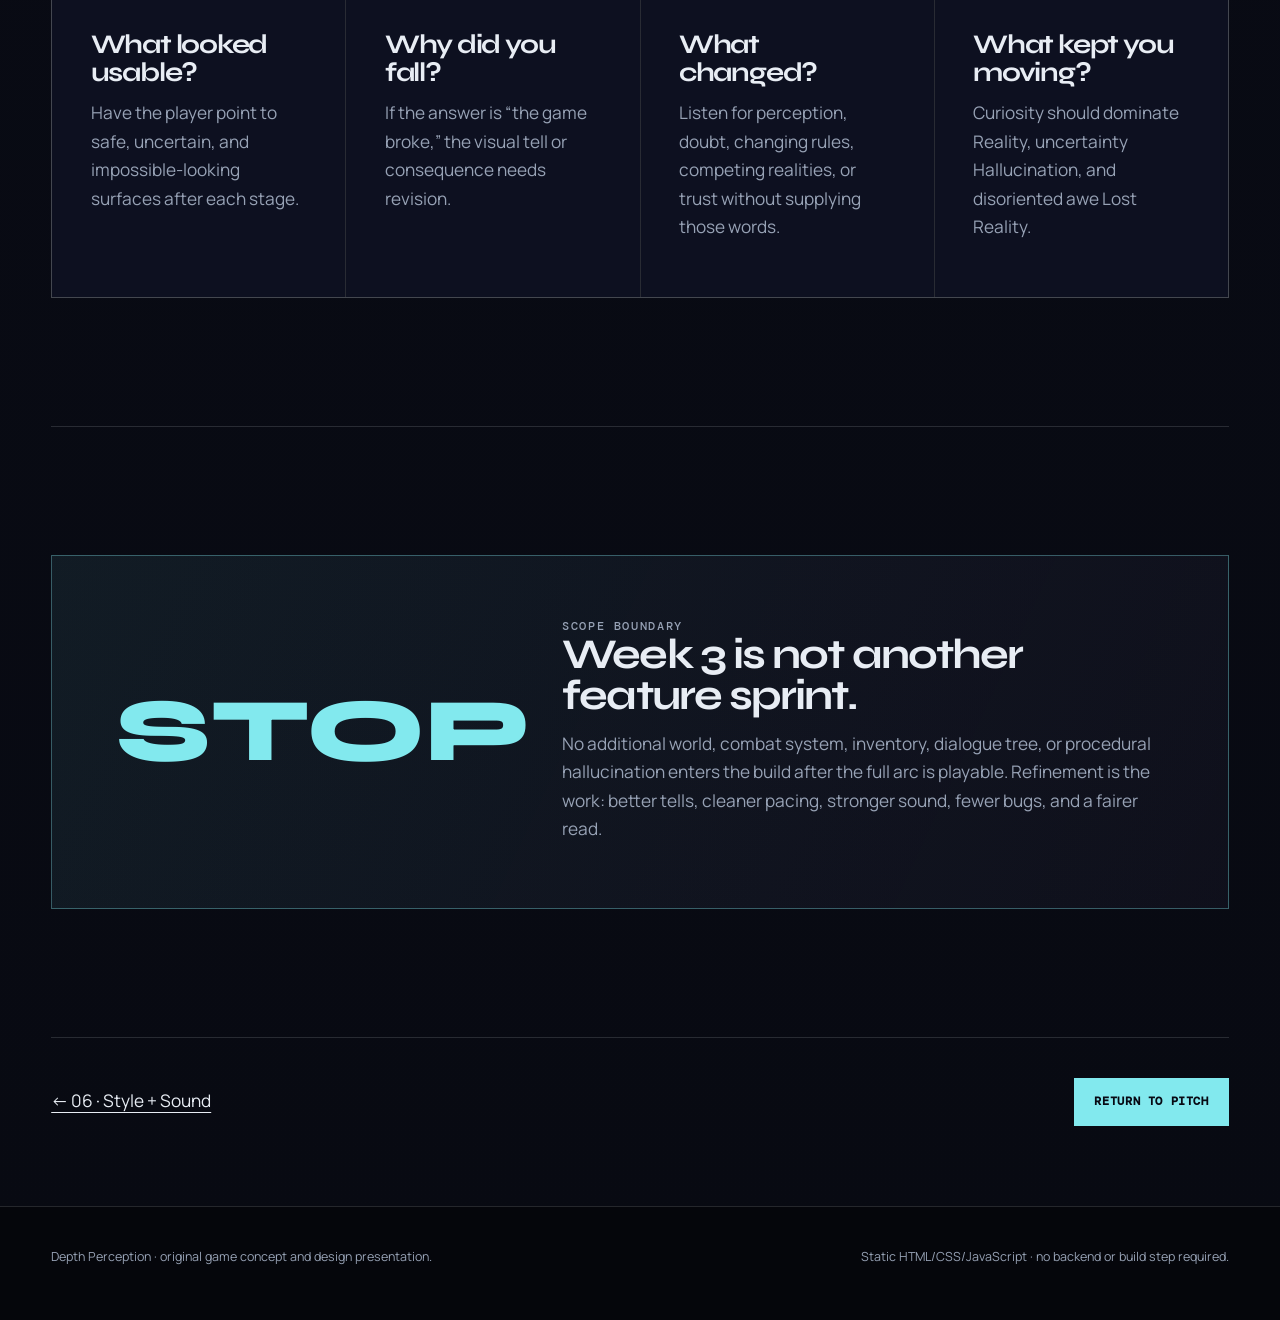
<file: 07-build-plan.html>
<!doctype html><html lang="en"><head><meta charset="utf-8"><meta name="viewport" content="width=device-width,initial-scale=1"><meta name="theme-color" content="#070913"><meta name="description" content="A two-week build, testing, and refinement plan for the Depth Perception game prototype."><title>07 Build Plan — Depth Perception</title><link rel="stylesheet" href="styles.css"></head><body><a class="skip-link" href="#content">Skip to content</a><div class="page-progress" aria-hidden="true"></div>
<header class="site-header"><a class="brand" href="index.html"><span class="brand-mark" aria-hidden="true"></span><span>Depth Perception</span></a><button class="nav-toggle" type="button" aria-expanded="false" aria-controls="site-nav">Menu</button><nav id="site-nav" class="site-nav" aria-label="Primary"><a href="index.html">Home / Pitch</a><a href="01-game.html">01 Game</a><a href="02-case-study.html">02 Case Study</a><a href="03-ai-discussion.html">03 AI Discussion</a><a href="04-concept.html">04 Concept</a><a href="05-journey.html">05 Journey</a><a href="06-style-sound.html">06 Style + Sound</a><a href="07-build-plan.html" aria-current="page">07 Build Plan</a></nav></header>
<main id="content" class="page-main"><section class="page-hero"><div class="page-number">07 / BUILD PLAN</div><div class="page-hero-copy reveal"><p class="eyebrow">Two-week production</p><h1>Build the argument. Then test whether players feel it.</h1><p class="page-lede">Week 2 creates the complete short experience. Week 3 freezes scope, tests fairness and interpretation, and refines only what the evidence says is unclear.</p></div><div class="page-hero-art reveal"><img src="assets/generated/reality.png" alt="A clear game route leading toward a luminous door through fog"></div></section>
<section class="section rule"><div class="plan-grid"><article class="week reveal"><div class="week-head"><span>WEEK 2</span><strong>BUILD</strong></div><ol><li><b>Foundation · Days 1–2</b><p>Fork the working three-depth prototype. Preserve movement, jump, collision, plane changes, responsive input, and central audio manager. Remove foundry-specific content.</p></li><li><b>Reality · Days 2–3</b><p>Build one believable route, shallow fog, the first door, an uncertain figure, and no more than two anomalies.</p></li><li><b>Hallucination · Days 3–4</b><p>Add authored phantom platforms, false connections, advance tells, a correction route, and the transition fall.</p></li><li><b>Lost Reality · Days 5–6</b><p>Recombine existing systems into solid clouds, looping architecture, repeated doors, and a readable impossible route.</p></li><li><b>Full arc · Day 7</b><p>Connect the three stages, ending, checkpoints, and state-based sound transformations. Lock feature scope.</p></li></ol></article><article class="week reveal"><div class="week-head"><span>WEEK 3</span><strong>TEST</strong></div><ol><li><b>Readability</b><p>Can players identify the active plane, safe surfaces, usable doors, and the subtle tell on false platforms?</p></li><li><b>Fairness</b><p>Does failure feel authored and informative—or cheap, inconsistent, or visually misleading?</p></li><li><b>Concept</b><p>Before explaining the pitch, ask players what changed and what they trusted. Record their language.</p></li><li><b>Sound</b><p>Do repeated and displaced sounds create uncertainty without obscuring jumps, damage, or menu feedback?</p></li><li><b>Technical</b><p>Test keyboard, controller if available, phone landscape, GitHub Pages, itch.io embed, reloads, and every transition.</p></li></ol></article></div></section>
<section class="section rule"><div class="section-heading reveal"><p class="eyebrow">Definition of done</p><h2>Four deliverables protect the scope.</h2></div><div class="deliverables reveal"><article class="deliverable"><b>Playable arc</b><p>Opening, three short states, recurring door, and ambiguous ending work in one uninterrupted run.</p></article><article class="deliverable"><b>Fair illusion</b><p>At least one phantom platform surprises once, communicates why, and feels learnable on replay.</p></article><article class="deliverable"><b>Sensory shift</b><p>Art and sound clearly progress from source clarity to uncertainty to transformed causality.</p></article><article class="deliverable"><b>Portable build</b><p>Static relative-path package runs locally, on GitHub Pages, and inside an itch.io HTML5 upload.</p></article></div></section>
<section class="section rule"><div class="section-heading reveal"><p class="eyebrow">Test script</p><h2>Ask for observations before explanations.</h2></div><div class="four-up reveal"><article class="panel-card"><span class="number">READABILITY</span><h3>What looked usable?</h3><p>Have the player point to safe, uncertain, and impossible-looking surfaces after each stage.</p></article><article class="panel-card"><span class="number">FAIRNESS</span><h3>Why did you fall?</h3><p>If the answer is “the game broke,” the visual tell or consequence needs revision.</p></article><article class="panel-card"><span class="number">CONCEPT</span><h3>What changed?</h3><p>Listen for perception, doubt, changing rules, competing realities, or trust without supplying those words.</p></article><article class="panel-card"><span class="number">EMOTION</span><h3>What kept you moving?</h3><p>Curiosity should dominate Reality, uncertainty Hallucination, and disoriented awe Lost Reality.</p></article></div></section>
<section class="section rule"><div class="rule-banner reveal"><strong>STOP</strong><div><p class="eyebrow">Scope boundary</p><h2>Week 3 is not another feature sprint.</h2><p>No additional world, combat system, inventory, dialogue tree, or procedural hallucination enters the build after the full arc is playable. Refinement is the work: better tells, cleaner pacing, stronger sound, fewer bugs, and a fairer read.</p></div></div></section><nav class="page-next" aria-label="Page navigation"><a class="text-link" href="06-style-sound.html">← 06 · Style + Sound</a><a class="button" href="index.html">Return to pitch</a></nav></main><footer class="site-footer"><div class="footer-inner"><p>Depth Perception · original game concept and design presentation.</p><p>Static HTML/CSS/JavaScript · no backend or build step required.</p></div></footer><script src="script.js"></script></body></html>
</file>
<file: styles.css>
@import url('https://fonts.googleapis.com/css2?family=DM+Mono:wght@300;400;500&family=Manrope:wght@400;500;600;700&family=Syne:wght@600;700;800&display=swap');
:root{--ink:#070913;--ink-2:#0d1020;--panel:#121629;--paper:#e8edf4;--muted:#97a2b5;--line:rgba(232,237,244,.14);--cyan:#82e9ee;--lilac:#ad8cff;--rose:#e790bd;--acid:#c9ff79;--warm:#f2c98f;--max:1380px;color-scheme:dark}
*{box-sizing:border-box}html{scroll-behavior:smooth;background:var(--ink)}body{margin:0;min-width:320px;color:var(--paper);background:radial-gradient(circle at 82% 8%,rgba(82,91,157,.18),transparent 30rem),linear-gradient(180deg,#070913 0%,#090b15 48%,#080a12 100%);font-family:Manrope,system-ui,sans-serif;font-size:clamp(.96rem,.8vw + .68rem,1.08rem);line-height:1.65}body::before{content:'';position:fixed;inset:0;pointer-events:none;z-index:20;opacity:.035;background-image:url("data:image/svg+xml,%3Csvg viewBox='0 0 180 180' xmlns='http://www.w3.org/2000/svg'%3E%3Cfilter id='n'%3E%3CfeTurbulence type='fractalNoise' baseFrequency='.82' numOctaves='3' stitchTiles='stitch'/%3E%3C/filter%3E%3Crect width='100%25' height='100%25' filter='url(%23n)' opacity='.8'/%3E%3C/svg%3E")}a{color:inherit}img{display:block;max-width:100%}p,h1,h2,h3,h4,figure,blockquote{margin-top:0}button,a{-webkit-tap-highlight-color:transparent}.skip-link{position:fixed;top:1rem;left:1rem;z-index:100;transform:translateY(-180%);padding:.7rem 1rem;background:var(--paper);color:var(--ink)}.skip-link:focus{transform:none}
.site-header{position:sticky;top:0;z-index:50;min-height:72px;display:grid;grid-template-columns:auto 1fr auto;align-items:center;gap:1.5rem;padding:0 clamp(1rem,3vw,3.3rem);border-bottom:1px solid var(--line);background:rgba(7,9,19,.84);backdrop-filter:blur(18px)}.brand{display:inline-flex;align-items:center;gap:.8rem;text-decoration:none;font-family:Syne,sans-serif;font-weight:800;font-size:.83rem;letter-spacing:.08em;white-space:nowrap}.brand-mark{position:relative;width:17px;height:25px;border:1px solid var(--cyan);border-bottom:0;box-shadow:inset 0 0 14px rgba(130,233,238,.22),0 0 16px rgba(130,233,238,.16)}.brand-mark::after{content:'';position:absolute;inset:4px 4px 0;border-left:1px solid rgba(130,233,238,.5)}.site-nav{justify-self:end;display:flex;align-items:center;gap:clamp(.5rem,1.1vw,1.25rem)}.site-nav a{position:relative;padding:1.55rem 0 1.35rem;color:var(--muted);font:500 clamp(.63rem,.55vw,.73rem)/1 DM Mono,monospace;letter-spacing:.04em;text-decoration:none;text-transform:uppercase;transition:color .2s ease}.site-nav a:hover,.site-nav a[aria-current=page]{color:var(--paper)}.site-nav a[aria-current=page]::after{content:'';position:absolute;height:2px;left:0;right:0;bottom:0;background:var(--cyan);box-shadow:0 0 12px var(--cyan)}.nav-toggle{display:none}.page-progress{position:fixed;inset:71px 0 auto;height:2px;z-index:60;pointer-events:none;transform:scaleX(0);transform-origin:left;background:linear-gradient(90deg,var(--cyan),var(--lilac),var(--rose))}
.page-main{overflow:hidden}.section,.page-hero,.footer-inner,.page-next{width:min(calc(100% - clamp(2rem,8vw,8rem)),var(--max));margin-inline:auto}.eyebrow,.meta-label,.card-kicker{color:var(--cyan);font:500 .72rem/1.2 DM Mono,monospace;letter-spacing:.14em;text-transform:uppercase}h1,h2,h3{font-family:Syne,sans-serif;line-height:.98;letter-spacing:-.045em}h1{font-size:clamp(4rem,10vw,9.6rem)}h2{font-size:clamp(2.5rem,5vw,5.2rem)}h3{font-size:clamp(1.25rem,2.1vw,2rem);line-height:1.05}
.pitch-hero{position:relative;min-height:calc(100svh - 72px);display:grid;align-items:end;isolation:isolate}.pitch-hero::after{content:'';position:absolute;inset:0;z-index:-1;background:linear-gradient(90deg,rgba(7,9,19,.96) 0%,rgba(7,9,19,.55) 45%,rgba(7,9,19,.08) 72%),linear-gradient(0deg,#070913 0%,transparent 35%)}.pitch-art{position:absolute;inset:0;z-index:-2;overflow:hidden}.pitch-art img{width:100%;height:100%;object-fit:cover;object-position:center;transform:scale(1.035)}.pitch-copy{width:min(calc(100% - clamp(2rem,8vw,8rem)),var(--max));margin:0 auto;padding:clamp(5rem,11vh,9rem) 0 clamp(3rem,7vh,6rem)}.pitch-copy h1{max-width:9ch;margin:.3rem 0 1.2rem}.pitch-copy h1 em{color:transparent;font-style:normal;-webkit-text-stroke:1px rgba(232,237,244,.66)}.pitch-hook{max-width:660px;font:600 clamp(1.3rem,2.6vw,2.35rem)/1.2 Syne,sans-serif;letter-spacing:-.025em}.pitch-summary{max-width:650px;color:#bbc4d2}.hero-actions{display:flex;flex-wrap:wrap;align-items:center;gap:1.25rem;margin-top:2rem}.button{display:inline-flex;align-items:center;justify-content:center;min-height:48px;padding:.85rem 1.2rem;border:1px solid var(--cyan);background:var(--cyan);color:var(--ink);font:700 .76rem/1 DM Mono,monospace;letter-spacing:.05em;text-decoration:none;text-transform:uppercase;transition:transform .2s ease,background .2s ease,color .2s ease}.button:hover{transform:translateY(-2px);background:transparent;color:var(--cyan)}.text-link{color:var(--paper);text-underline-offset:.3em}
.stage-index{position:relative;z-index:2;display:grid;grid-template-columns:repeat(3,1fr);border-top:1px solid var(--line);border-bottom:1px solid var(--line);background:rgba(7,9,19,.92)}.stage-index>a{padding:clamp(1.4rem,3vw,2.4rem);border-right:1px solid var(--line);text-decoration:none}.stage-index>a:last-child{border-right:0}.stage-index span{color:var(--muted);font:.7rem DM Mono,monospace}.stage-index b{display:block;margin:.4rem 0;font:700 clamp(1rem,1.7vw,1.45rem) Syne,sans-serif}.stage-index small{color:var(--muted)}
.section{padding-block:clamp(5rem,10vw,10rem)}.section.rule{border-top:1px solid var(--line)}.section-heading{display:grid;grid-template-columns:.75fr 1.6fr;gap:2rem;align-items:start;margin-bottom:clamp(2.5rem,6vw,5rem)}.section-heading h2{margin:0;max-width:16ch}.section-heading .eyebrow{padding-top:.5rem}.section-lede{max-width:780px;color:#b1bac9;font-size:1.1rem}.project-lineage{display:grid;grid-template-columns:repeat(3,1fr);border:1px solid var(--line)}.lineage-card{position:relative;min-height:380px;padding:2rem;overflow:hidden;border-right:1px solid var(--line)}.lineage-card:last-child{border-right:0}.lineage-card img{position:absolute;inset:0;width:100%;height:100%;object-fit:cover;opacity:.26;filter:grayscale(.2);transition:opacity .35s,transform .5s}.lineage-card:hover img{opacity:.42;transform:scale(1.03)}.lineage-card::after{content:'';position:absolute;inset:0;background:linear-gradient(0deg,rgba(7,9,19,.98),transparent 80%)}.lineage-card .content{position:absolute;z-index:1;inset:auto 2rem 1.8rem}.lineage-card .number{color:var(--cyan);font:.75rem DM Mono,monospace}.lineage-card h3{margin:.5rem 0}.lineage-card p{margin:0;color:#aeb8c8;font-size:.9rem}
.rule-banner{display:grid;grid-template-columns:auto 1fr;gap:2rem;align-items:center;padding:clamp(2rem,5vw,4.5rem);border:1px solid rgba(130,233,238,.35);background:linear-gradient(115deg,rgba(130,233,238,.08),rgba(173,140,255,.04))}.rule-banner strong{font:800 clamp(3rem,7vw,7rem)/.8 Syne,sans-serif;color:var(--cyan)}.rule-banner h2{margin:0 0 .8rem;font-size:clamp(1.8rem,3.3vw,3.6rem);max-width:19ch}.rule-banner p{margin:0;max-width:65ch;color:var(--muted)}
.page-hero{min-height:72svh;display:grid;grid-template-columns:110px minmax(0,.9fr) minmax(320px,.8fr);gap:clamp(1.5rem,5vw,5rem);align-items:center;padding-block:clamp(5rem,10vw,10rem)}.page-number{align-self:start;padding-top:.5rem;color:var(--cyan);font:400 1rem DM Mono,monospace;writing-mode:vertical-rl}.page-hero-copy h1{font-size:clamp(3.3rem,6vw,6.8rem);margin:.5rem 0 1.5rem}.page-lede{max-width:680px;color:#b3bdcb;font-size:clamp(1rem,1.4vw,1.2rem)}.page-hero-art{position:relative;min-height:430px;border:1px solid var(--line);overflow:hidden}.page-hero-art img{position:absolute;width:100%;height:100%;object-fit:cover}.page-hero-art::after{content:'';position:absolute;inset:0;box-shadow:inset 0 0 90px rgba(7,9,19,.55);pointer-events:none}.stats{display:grid;grid-template-columns:repeat(4,1fr);border:1px solid var(--line);margin-top:2.5rem}.stat{padding:1.5rem;border-right:1px solid var(--line)}.stat:last-child{border-right:0}.stat b{display:block;color:var(--cyan);font:700 1.6rem Syne,sans-serif}.stat small{color:var(--muted)}
.three-up,.four-up,.two-up{display:grid;gap:1px;background:var(--line);border:1px solid var(--line)}.three-up{grid-template-columns:repeat(3,1fr)}.four-up{grid-template-columns:repeat(4,1fr)}.two-up{grid-template-columns:repeat(2,1fr)}.panel-card{padding:clamp(1.5rem,3vw,2.6rem);background:var(--ink-2)}.panel-card .number{color:var(--cyan);font:.72rem DM Mono,monospace}.panel-card h3{margin:2.6rem 0 .8rem}.panel-card p{color:var(--muted)}.panel-card small{display:block;padding-top:1rem;border-top:1px solid var(--line);color:#bdc6d4}.image-band{display:grid;grid-template-columns:repeat(3,1fr);min-height:430px}.image-band figure{position:relative;margin:0;overflow:hidden}.image-band img{width:100%;height:100%;object-fit:cover;transition:transform .5s ease}.image-band figure:hover img{transform:scale(1.025)}.image-band figcaption{position:absolute;inset:auto 0 0;padding:2.4rem 1.4rem 1.2rem;background:linear-gradient(transparent,rgba(7,9,19,.96));font:.69rem DM Mono,monospace;color:#d4dae3}.caption{margin-top:.8rem;color:var(--muted);font:.68rem/1.5 DM Mono,monospace}.caption a{color:var(--cyan)}.notice{padding:1.4rem 1.6rem;border-left:2px solid var(--cyan);background:rgba(130,233,238,.06)}.notice strong{font-family:DM Mono,monospace;font-size:.75rem;letter-spacing:.08em;text-transform:uppercase}.notice p{margin:.45rem 0 0;color:var(--muted)}
.action-matrix{border-top:1px solid var(--line)}.action-row{display:grid;grid-template-columns:.55fr 1fr 1.25fr;gap:1.5rem;padding:1.35rem 0;border-bottom:1px solid var(--line)}.action-row b{font-family:Syne,sans-serif}.action-row span,.action-row em{color:var(--muted);font-style:normal}.action-row em::before{content:'→ ';color:var(--cyan)}.prototype-feature{display:grid;grid-template-columns:1.5fr .8fr;gap:2rem}.prototype-shot{position:relative;overflow:hidden;border:1px solid var(--line);background:#02090c}.prototype-shot img{width:100%;height:100%;object-fit:cover}.prototype-notes{display:flex;flex-direction:column;justify-content:space-between;gap:2rem;padding:1rem 0}.prototype-notes ol{margin:0;padding:0;list-style:none;counter-reset:note}.prototype-notes li{counter-increment:note;padding:1rem 0 1rem 3rem;border-bottom:1px solid var(--line);color:var(--muted)}.prototype-notes li::before{content:'0' counter(note);float:left;margin-left:-3rem;color:var(--cyan);font:.7rem DM Mono,monospace}
.research-grid{display:grid;grid-template-columns:repeat(3,1fr);gap:1rem}.research-card{padding:2rem;border:1px solid var(--line);background:rgba(13,16,32,.7)}.research-card span{color:var(--cyan);font:.68rem DM Mono,monospace}.research-card h3{margin:4rem 0 1rem}.research-card p{color:var(--muted)}.research-card a{color:var(--cyan);font-size:.8rem}.exchange{max-width:980px;margin-inline:auto}.exchange-line{display:grid;grid-template-columns:110px 1fr;padding:2rem 0;border-top:1px solid var(--line)}.exchange-line b{color:var(--cyan);font:.72rem DM Mono,monospace}.exchange-line p{margin:0;font:600 clamp(1.25rem,2.3vw,2rem)/1.25 Syne,sans-serif}.exchange-line.me p{color:var(--warm)}.exchange-line.me b{color:var(--warm)}.decision{margin-top:4rem;padding:clamp(2rem,6vw,5rem);border:1px solid rgba(173,140,255,.45);background:radial-gradient(circle at 80% 0,rgba(173,140,255,.13),transparent 45%)}.decision h3{margin:.8rem 0 1rem;font-size:clamp(2.4rem,5vw,5rem)}.decision p:last-child{max-width:800px;color:var(--muted)}
.stage-feature{display:grid;grid-template-columns:1.35fr .65fr;min-height:630px;border-top:1px solid var(--line)}.stage-feature.reverse{grid-template-columns:.65fr 1.35fr}.stage-feature.reverse .stage-image{order:2}.stage-image{position:relative;overflow:hidden}.stage-image img{width:100%;height:100%;object-fit:cover}.stage-copy{padding:clamp(2rem,6vw,5rem);display:flex;flex-direction:column;justify-content:center;background:var(--ink-2)}.stage-copy .stage-num{color:var(--cyan);font:.7rem DM Mono,monospace}.stage-copy h2{margin:1rem 0 .6rem}.stage-copy .stage-question{color:var(--rose);font:600 1.2rem Syne,sans-serif}.stage-copy ul{padding-left:1.1rem;color:var(--muted)}.stage-copy li{margin-bottom:.5rem}.motif-grid{display:grid;grid-template-columns:repeat(3,1fr);gap:1rem}.motif{min-height:260px;padding:2rem;border:1px solid var(--line);background:var(--ink-2)}.motif-icon{height:80px;display:grid;place-items:center;margin-bottom:2rem;color:var(--cyan)}.door-icon{width:42px;height:72px;border:2px solid currentColor;border-bottom:0;box-shadow:0 0 25px rgba(130,233,238,.3)}.figure-icon{width:22px;height:66px;border-radius:50% 50% 30% 30%;background:linear-gradient(transparent,currentColor);filter:blur(4px);opacity:.7}.fog-icon{width:120px;height:48px;border:1px solid currentColor;border-radius:50%;filter:blur(9px);opacity:.7}.motif p{color:var(--muted)}
.flowchart{display:grid;grid-template-columns:repeat(7,auto);align-items:center;gap:.8rem;overflow-x:auto;padding:2rem 0}.flow-node{min-width:150px;padding:1rem;border:1px solid var(--line);text-align:center;font:700 .8rem Syne,sans-serif}.flow-node small{display:block;margin-top:.35rem;color:var(--muted);font:.65rem DM Mono,monospace}.flow-node.reality{border-color:rgba(130,233,238,.55)}.flow-node.hallucination{border-color:rgba(231,144,189,.6)}.flow-node.lost{border-color:rgba(173,140,255,.65)}.flow-arrow{color:var(--cyan);font-size:1.4rem}.storyboard{display:grid;grid-template-columns:repeat(3,1fr);gap:1rem}.story-card{border:1px solid var(--line);background:var(--ink-2)}.story-art{aspect-ratio:16/9;background-size:cover;background-position:center;filter:saturate(.75)}.story-card:nth-child(1) .story-art{background-image:url('assets/generated/reality.png');background-position:14% center}.story-card:nth-child(2) .story-art{background-image:url('assets/generated/depth-perception-hero.png');background-position:64% 22%}.story-card:nth-child(3) .story-art{background-image:url('assets/generated/reality.png');background-position:85% center}.story-card:nth-child(4) .story-art{background-image:url('assets/generated/hallucination.png');background-position:36% center}.story-card:nth-child(5) .story-art{background-image:url('assets/generated/hallucination.png');background-position:52% 72%}.story-card:nth-child(6) .story-art{background-image:url('assets/generated/lost-reality.png');background-position:65% center}.story-card .story-copy{padding:1.3rem}.story-card b{font-family:Syne,sans-serif}.story-card p{color:var(--muted);font-size:.87rem;margin:.5rem 0 0}
.audio-arc{display:grid;grid-template-columns:repeat(3,1fr);gap:1px;background:var(--line);border:1px solid var(--line)}.audio-stage{padding:2rem;background:var(--ink-2)}.audio-stage .wave{height:80px;margin-bottom:2rem;background:repeating-linear-gradient(90deg,transparent 0 6px,currentColor 7px 8px);mask:linear-gradient(0deg,transparent 15%,#000 48% 52%,transparent 85%);opacity:.55}.audio-stage:nth-child(1){color:var(--cyan)}.audio-stage:nth-child(2){color:var(--rose)}.audio-stage:nth-child(3){color:var(--lilac)}.audio-stage p,.audio-stage small{color:var(--muted)}.palette{display:grid;grid-template-columns:repeat(5,1fr);min-height:150px}.swatch{display:flex;align-items:end;padding:.75rem;background:var(--sw);color:var(--label,white);font:.62rem DM Mono,monospace}.source-list{display:grid;grid-template-columns:repeat(2,1fr);gap:1rem}.source-card{padding:1.4rem;border:1px solid var(--line)}.source-card b{display:block;font-family:Syne,sans-serif}.source-card p{color:var(--muted);font-size:.85rem}.source-card a{color:var(--cyan);font-size:.8rem}
.plan-grid{display:grid;grid-template-columns:1fr 1fr;gap:1rem}.week{padding:clamp(1.5rem,4vw,3rem);border:1px solid var(--line);background:var(--ink-2)}.week-head{display:flex;justify-content:space-between;align-items:baseline;padding-bottom:1.4rem;border-bottom:1px solid var(--line)}.week-head span{color:var(--cyan);font:.7rem DM Mono,monospace}.week-head strong{font:800 clamp(2rem,4vw,4rem) Syne,sans-serif}.week ol{padding:0;list-style:none;counter-reset:day}.week li{counter-increment:day;position:relative;padding:1.2rem 0 1.2rem 3rem;border-bottom:1px solid var(--line)}.week li::before{content:'0' counter(day);position:absolute;left:0;top:1.35rem;color:var(--cyan);font:.67rem DM Mono,monospace}.week li b{font-family:Syne,sans-serif}.week li p{margin:.25rem 0 0;color:var(--muted)}.deliverables{display:grid;grid-template-columns:repeat(4,1fr);gap:1rem}.deliverable{padding:1.4rem;border-top:2px solid var(--cyan);background:var(--ink-2)}.deliverable b{font-family:Syne,sans-serif}.deliverable p{color:var(--muted);font-size:.85rem}.topic-grid{display:grid;grid-template-columns:repeat(4,1fr);border-top:1px solid var(--line);border-left:1px solid var(--line)}.topic-grid a{min-height:190px;padding:1.5rem;border-right:1px solid var(--line);border-bottom:1px solid var(--line);text-decoration:none;transition:background .2s}.topic-grid a:hover{background:rgba(130,233,238,.06)}.topic-grid span{color:var(--cyan);font:.67rem DM Mono,monospace}.topic-grid b{display:block;margin:3rem 0 .4rem;font-family:Syne,sans-serif}.topic-grid small{color:var(--muted)}.page-next{display:flex;justify-content:space-between;align-items:center;gap:1rem;padding-block:2.5rem 5rem;border-top:1px solid var(--line)}.site-footer{border-top:1px solid var(--line);background:#05060b}.footer-inner{display:grid;grid-template-columns:1fr 1fr;gap:2rem;padding-block:2.5rem;color:var(--muted);font-size:.78rem}.footer-inner p:last-child{text-align:right}.reveal{opacity:0;transform:translateY(24px);transition:opacity .75s ease,transform .75s ease}.reveal.is-visible{opacity:1;transform:none}
@media(max-width:1100px){.site-header{grid-template-columns:auto auto;justify-content:space-between}.nav-toggle{display:inline-flex;padding:.6rem .75rem;border:1px solid var(--line);color:var(--paper);background:transparent;font:.72rem DM Mono,monospace;text-transform:uppercase}.site-nav{position:absolute;display:none;inset:72px 0 auto;padding:1rem;background:rgba(7,9,19,.98);border-bottom:1px solid var(--line)}.site-nav.open{display:grid;grid-template-columns:repeat(2,1fr)}.site-nav a{padding:.9rem;border:1px solid var(--line)}.site-nav a[aria-current=page]::after{display:none}.page-hero{grid-template-columns:50px 1fr}.page-hero-art{grid-column:2;min-height:360px}.topic-grid{grid-template-columns:repeat(2,1fr)}}
@media(max-width:760px){h1{font-size:clamp(3.2rem,17vw,5.6rem)}.brand span:last-child{display:none}.pitch-hero{min-height:88svh}.pitch-hero::after{background:linear-gradient(0deg,#070913 8%,rgba(7,9,19,.3) 75%),linear-gradient(90deg,rgba(7,9,19,.75),transparent)}.pitch-art img{object-position:61% center}.stage-index,.project-lineage,.three-up,.four-up,.two-up,.image-band,.research-grid,.storyboard,.audio-arc,.plan-grid,.deliverables,.source-list,.motif-grid,.stats{grid-template-columns:1fr}.stage-index>a,.lineage-card,.stat{border-right:0;border-bottom:1px solid var(--line)}.lineage-card{min-height:310px}.section-heading{grid-template-columns:1fr}.rule-banner{grid-template-columns:1fr}.page-hero{grid-template-columns:1fr;min-height:auto}.page-number{writing-mode:horizontal-tb}.page-hero-art{grid-column:auto;min-height:290px}.action-row{grid-template-columns:1fr;gap:.35rem}.prototype-feature{grid-template-columns:1fr}.prototype-shot{min-height:280px}.stage-feature,.stage-feature.reverse{grid-template-columns:1fr}.stage-feature.reverse .stage-image{order:0}.stage-image{min-height:320px}.image-band{min-height:0}.image-band figure{aspect-ratio:16/9}.exchange-line{grid-template-columns:1fr;gap:.75rem}.palette{grid-template-columns:1fr;min-height:0}.swatch{min-height:76px}.topic-grid{grid-template-columns:1fr}.page-next{align-items:stretch;flex-direction:column}.footer-inner{grid-template-columns:1fr}.footer-inner p:last-child{text-align:left}}
@media(prefers-reduced-motion:reduce){html{scroll-behavior:auto}*,*::before,*::after{animation-duration:.01ms!important;transition-duration:.01ms!important}.reveal{opacity:1;transform:none}}
@media(max-width:760px){h1{font-size:clamp(3rem,13.5vw,4.8rem)}.pitch-copy h1{max-width:100%}}
</file>
